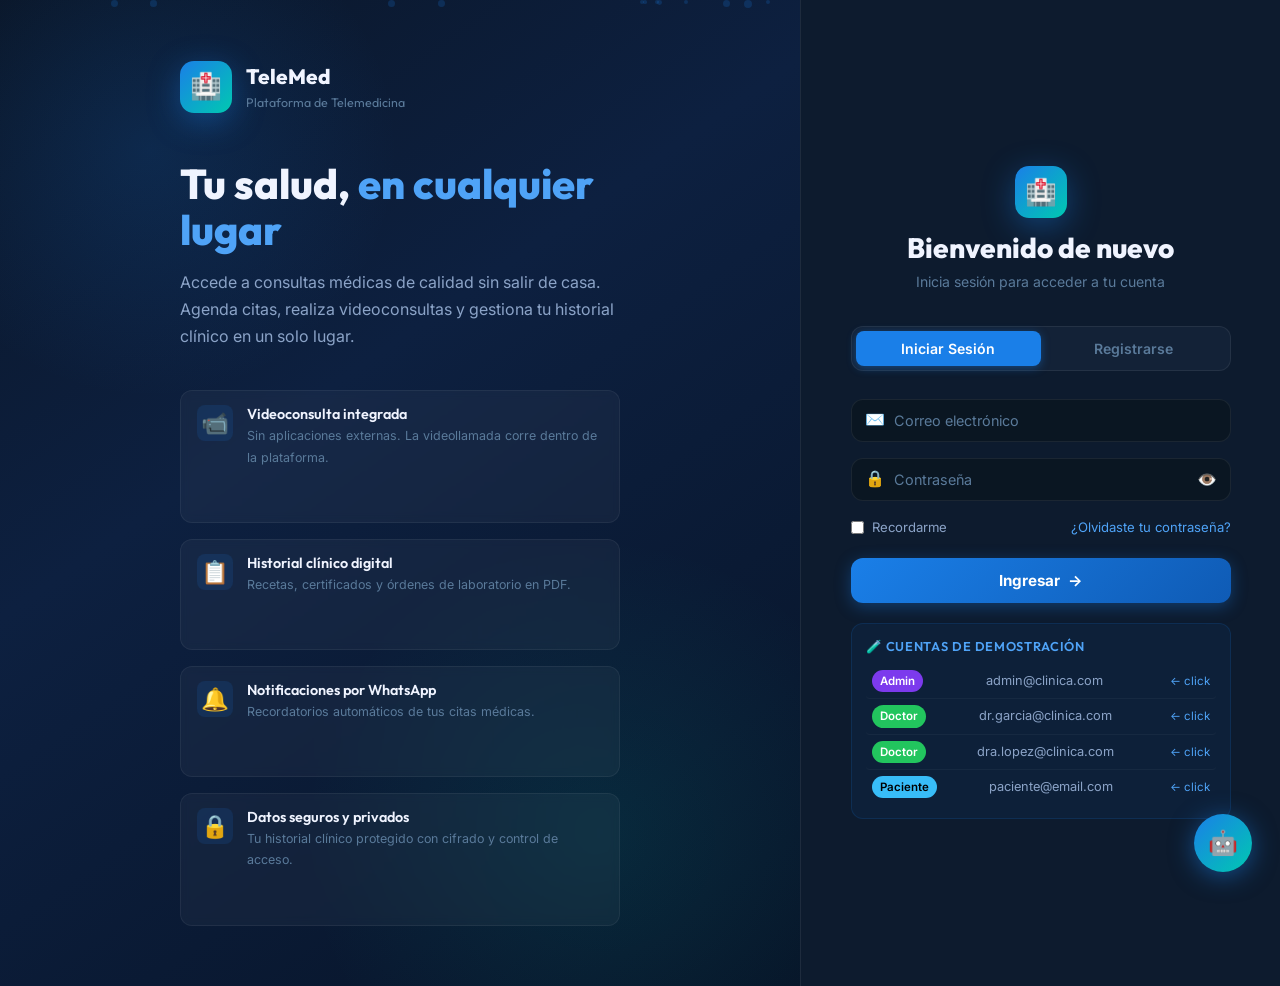
<file: index.html>
<!DOCTYPE html>
<html lang="es">
<head>
  <meta charset="UTF-8">
  <meta name="viewport" content="width=device-width, initial-scale=1.0">
  <title>TeleMed — Plataforma de Telemedicina</title>
  <meta name="description" content="Plataforma web de telemedicina para agendar citas médicas, realizar videoconsultas y gestionar tu historial clínico desde cualquier lugar.">
  <link rel="stylesheet" href="css/main.css">
  <link rel="stylesheet" href="css/auth.css">
</head>
<body>
  <div class="auth-page">

    <!-- ── Panel Hero ── -->
    <div class="auth-hero">
      <div class="auth-particles" id="particles"></div>
      <div class="auth-hero-content animate-fade">
        <div class="auth-logo">
          <div class="auth-logo-icon">🏥</div>
          <div class="auth-logo-text">
            <div class="auth-logo-name">TeleMed</div>
            <div class="auth-logo-tagline">Plataforma de Telemedicina</div>
          </div>
        </div>

        <h1>Tu salud, <span>en cualquier lugar</span></h1>
        <p>Accede a consultas médicas de calidad sin salir de casa. Agenda citas, realiza videoconsultas y gestiona tu historial clínico en un solo lugar.</p>

        <div class="auth-features">
          <div class="auth-feature">
            <div class="auth-feature-icon">📹</div>
            <div class="auth-feature-text">
              <h4>Videoconsulta integrada</h4>
              <p>Sin aplicaciones externas. La videollamada corre dentro de la plataforma.</p>
            </div>
          </div>
          <div class="auth-feature">
            <div class="auth-feature-icon">📋</div>
            <div class="auth-feature-text">
              <h4>Historial clínico digital</h4>
              <p>Recetas, certificados y órdenes de laboratorio en PDF.</p>
            </div>
          </div>
          <div class="auth-feature">
            <div class="auth-feature-icon">🔔</div>
            <div class="auth-feature-text">
              <h4>Notificaciones por WhatsApp</h4>
              <p>Recordatorios automáticos de tus citas médicas.</p>
            </div>
          </div>
          <div class="auth-feature">
            <div class="auth-feature-icon">🔒</div>
            <div class="auth-feature-text">
              <h4>Datos seguros y privados</h4>
              <p>Tu historial clínico protegido con cifrado y control de acceso.</p>
            </div>
          </div>
        </div>
      </div>
    </div>

    <!-- ── Panel Formulario ── -->
    <div class="auth-form-panel">
      <div style="width:100%; max-width:380px;">

        <div style="text-align:center; margin-bottom:28px;">
          <div class="auth-logo-icon" style="width:52px;height:52px;margin:0 auto 12px;font-size:1.6rem;">🏥</div>
          <h2 id="form-title">Bienvenido de nuevo</h2>
          <p class="auth-subtitle" id="form-subtitle">Inicia sesión para acceder a tu cuenta</p>
        </div>

        <!-- Tabs -->
        <div class="auth-tabs">
          <button class="auth-tab active" id="tab-login" onclick="switchTab('login')">Iniciar Sesión</button>
          <button class="auth-tab" id="tab-registro" onclick="switchTab('registro')">Registrarse</button>
        </div>

        <!-- Error -->
        <div class="auth-error" id="auth-error">
          <span>⚠️</span>
          <span id="auth-error-msg"></span>
        </div>

        <!-- ── Formulario Login ── -->
        <form class="auth-form" id="form-login" onsubmit="handleLogin(event)">
          <div class="auth-input-group">
            <span class="auth-input-icon">✉️</span>
            <input type="email" class="auth-input" id="login-email" placeholder="Correo electrónico" required autocomplete="email">
          </div>
          <div class="auth-input-group">
            <span class="auth-input-icon">🔒</span>
            <input type="password" class="auth-input" id="login-password" placeholder="Contraseña" required autocomplete="current-password">
            <button type="button" class="auth-input-toggle" onclick="togglePassword('login-password', this)">👁️</button>
          </div>
          <div class="auth-meta">
            <label class="auth-check">
              <input type="checkbox" id="remember-me"> Recordarme
            </label>
            <span class="auth-forgot" onclick="showForgotModal()">¿Olvidaste tu contraseña?</span>
          </div>
          <button type="submit" class="auth-submit" id="btn-login">
            <span>Ingresar</span> →
          </button>
        </form>

        <!-- ── Formulario Registro ── -->
        <form class="auth-form" id="form-registro" style="display:none;" onsubmit="handleRegistro(event)">
          <div class="form-row" style="display:grid;grid-template-columns:1fr 1fr;gap:12px;margin-bottom:16px;">
            <div class="auth-input-group" style="margin-bottom:0;">
              <span class="auth-input-icon">👤</span>
              <input type="text" class="auth-input" id="reg-nombre" placeholder="Nombres" required>
            </div>
            <div class="auth-input-group" style="margin-bottom:0;">
              <span class="auth-input-icon">👤</span>
              <input type="text" class="auth-input" id="reg-apellido" placeholder="Apellidos" required>
            </div>
          </div>
          <div class="auth-input-group">
            <span class="auth-input-icon">🪪</span>
            <input type="text" class="auth-input" id="reg-identificacion" placeholder="Número de cédula" required maxlength="13">
          </div>
          <div class="auth-input-group">
            <span class="auth-input-icon">📱</span>
            <input type="tel" class="auth-input" id="reg-telefono" placeholder="Teléfono / WhatsApp" required>
          </div>
          <div class="auth-input-group">
            <span class="auth-input-icon">✉️</span>
            <input type="email" class="auth-input" id="reg-email" placeholder="Correo electrónico" required>
          </div>
          <div class="auth-input-group">
            <span class="auth-input-icon">🔒</span>
            <input type="password" class="auth-input" id="reg-password" placeholder="Contraseña (min. 6 caracteres)" required minlength="6">
            <button type="button" class="auth-input-toggle" onclick="togglePassword('reg-password', this)">👁️</button>
          </div>
          <div class="auth-input-group">
            <span class="auth-input-icon">🔒</span>
            <input type="password" class="auth-input" id="reg-password2" placeholder="Confirmar contraseña" required>
          </div>
          <div style="margin-bottom:16px;">
            <select class="auth-select" id="reg-convenio">
              <option value="">Sin seguro médico</option>
              <option value="IESS">IESS</option>
              <option value="BMI">BMI</option>
              <option value="Seguros Sucre">Seguros Sucre</option>
              <option value="Equivida">Equivida</option>
              <option value="Salud SA">Salud SA</option>
            </select>
          </div>
          <button type="submit" class="auth-submit" id="btn-registro">
            <span>Crear cuenta</span> ✓
          </button>
        </form>

        <!-- Credenciales demo -->
        <div class="demo-creds">
          <h4>🧪 Cuentas de demostración</h4>
          <div class="demo-cred-item" onclick="fillDemo('admin@clinica.com','admin123')">
            <span class="demo-role-tag demo-role-admin">Admin</span>
            <span class="demo-email">admin@clinica.com</span>
            <span class="demo-click">← click</span>
          </div>
          <div class="demo-cred-item" onclick="fillDemo('dr.garcia@clinica.com','doctor123')">
            <span class="demo-role-tag demo-role-doctor">Doctor</span>
            <span class="demo-email">dr.garcia@clinica.com</span>
            <span class="demo-click">← click</span>
          </div>
          <div class="demo-cred-item" onclick="fillDemo('dra.lopez@clinica.com','doctor123')">
            <span class="demo-role-tag demo-role-doctor">Doctor</span>
            <span class="demo-email">dra.lopez@clinica.com</span>
            <span class="demo-click">← click</span>
          </div>
          <div class="demo-cred-item" onclick="fillDemo('paciente@email.com','paciente123')">
            <span class="demo-role-tag demo-role-paciente">Paciente</span>
            <span class="demo-email">paciente@email.com</span>
            <span class="demo-click">← click</span>
          </div>
        </div>

      </div>
    </div>
  </div>

  <!-- Modal recuperar contraseña -->
  <div class="modal-overlay" id="forgot-modal">
    <div class="modal-box">
      <div class="modal-header">
        <h3>Recuperar contraseña</h3>
        <button class="modal-close-btn" onclick="document.getElementById('forgot-modal').classList.remove('active')">×</button>
      </div>
      <div class="modal-body">
        <p style="margin-bottom:16px;">Ingresa tu número de teléfono y te enviaremos un código de verificación por WhatsApp.</p>
        <div class="auth-input-group">
          <span class="auth-input-icon">📱</span>
          <input type="tel" class="auth-input" id="forgot-telefono" placeholder="Número de WhatsApp">
        </div>
        <div id="otp-step" style="display:none; margin-top:12px;">
          <p style="font-size:0.85rem;color:var(--text-muted);margin-bottom:10px;">Ingresa el código de 6 dígitos enviado a tu WhatsApp:</p>
          <div class="auth-input-group">
            <span class="auth-input-icon">🔢</span>
            <input type="text" class="auth-input" id="forgot-otp" placeholder="Código OTP" maxlength="6">
          </div>
        </div>
      </div>
      <div class="modal-footer">
        <button class="btn btn-secondary" onclick="document.getElementById('forgot-modal').classList.remove('active')">Cancelar</button>
        <button class="btn btn-primary" onclick="handleForgot()">Enviar código</button>
      </div>
    </div>
  </div>

  <script src="js/data.js"></script>
  <script src="js/auth.js"></script>
  <script src="js/chatbot.js"></script>
  <script>
    // ── Verificar si ya hay sesión activa ──
    window.addEventListener('DOMContentLoaded', () => {
      const sesion = getSesion();
      if (sesion) redirigirPorRol(sesion.rol);
      createParticles();
    });

    // ── Partículas decorativas ──
    function createParticles() {
      const container = document.getElementById('particles');
      if (!container) return;
      for (let i = 0; i < 12; i++) {
        const p = document.createElement('div');
        p.className = 'particle';
        const size = Math.random() * 6 + 3;
        p.style.cssText = `
          width:${size}px; height:${size}px;
          left:${Math.random() * 100}%;
          animation-duration:${Math.random() * 15 + 10}s;
          animation-delay:${Math.random() * 10}s;
        `;
        container.appendChild(p);
      }
    }

    // ── Switch de tabs ──
    function switchTab(tab) {
      const isLogin = tab === 'login';
      document.getElementById('tab-login').classList.toggle('active', isLogin);
      document.getElementById('tab-registro').classList.toggle('active', !isLogin);
      document.getElementById('form-login').style.display = isLogin ? 'block' : 'none';
      document.getElementById('form-registro').style.display = isLogin ? 'none' : 'block';
      document.getElementById('form-title').textContent = isLogin ? 'Bienvenido de nuevo' : 'Crear cuenta';
      document.getElementById('form-subtitle').textContent = isLogin ? 'Inicia sesión para acceder a tu cuenta' : 'Regístrate como paciente en minutos';
      clearError();
    }

    // ── Toggle contraseña ──
    function togglePassword(id, btn) {
      const input = document.getElementById(id);
      input.type = input.type === 'password' ? 'text' : 'password';
      btn.textContent = input.type === 'password' ? '👁️' : '🙈';
    }

    // ── Rellenar credenciales demo ──
    function fillDemo(email, pass) {
      switchTab('login');
      document.getElementById('login-email').value = email;
      document.getElementById('login-password').value = pass;
      clearError();
    }

    // ── Manejo de error ──
    function showError(msg) {
      const err = document.getElementById('auth-error');
      document.getElementById('auth-error-msg').textContent = msg;
      err.classList.add('show');
    }
    function clearError() {
      document.getElementById('auth-error').classList.remove('show');
    }

    // ── Login ──
    function handleLogin(e) {
      e.preventDefault();
      clearError();
      const email = document.getElementById('login-email').value.trim();
      const password = document.getElementById('login-password').value;
      const btn = document.getElementById('btn-login');

      btn.disabled = true;
      btn.innerHTML = '<div class="loader"></div>';

      setTimeout(() => {
        const result = login(email, password);
        if (result.ok) {
          btn.innerHTML = '✅ Entrando...';
          setTimeout(() => redirigirPorRol(result.sesion.rol), 600);
        } else {
          showError(result.error);
          btn.disabled = false;
          btn.innerHTML = '<span>Ingresar</span> →';
        }
      }, 800);
    }

    // ── Registro ──
    function handleRegistro(e) {
      e.preventDefault();
      clearError();

      const nombre = document.getElementById('reg-nombre').value.trim();
      const apellido = document.getElementById('reg-apellido').value.trim();
      const identificacion = document.getElementById('reg-identificacion').value.trim();
      const telefono = document.getElementById('reg-telefono').value.trim();
      const email = document.getElementById('reg-email').value.trim();
      const password = document.getElementById('reg-password').value;
      const password2 = document.getElementById('reg-password2').value;
      const convenio = document.getElementById('reg-convenio').value;

      if (password !== password2) { showError('Las contraseñas no coinciden.'); return; }
      if (password.length < 6) { showError('La contraseña debe tener al menos 6 caracteres.'); return; }

      const btn = document.getElementById('btn-registro');
      btn.disabled = true;
      btn.innerHTML = '<div class="loader"></div>';

      setTimeout(() => {
        const result = registrarPaciente({
          nombre: nombre + ' ' + apellido,
          email, password, telefono, identificacion, convenio
        });
        if (result.ok) {
          btn.innerHTML = '✅ ¡Cuenta creada!';
          setTimeout(() => {
            const lr = login(email, password);
            if (lr.ok) redirigirPorRol(lr.sesion.rol);
          }, 700);
        } else {
          showError(result.error);
          btn.disabled = false;
          btn.innerHTML = '<span>Crear cuenta</span> ✓';
        }
      }, 800);
    }

    // ── Recuperar contraseña (OTP por WhatsApp demo) ──
    function showForgotModal() {
      document.getElementById('forgot-modal').classList.add('active');
    }

    let forgotStep = 1;
    function handleForgot() {
      if (forgotStep === 1) {
        const tel = document.getElementById('forgot-telefono').value.trim();
        if (!tel) { alert('Ingresa tu número de WhatsApp.'); return; }
        document.getElementById('otp-step').style.display = 'block';
        forgotStep = 2;
        document.querySelector('#forgot-modal .btn-primary').textContent = 'Verificar código';
        showToast('Código enviado por WhatsApp al ' + tel, 'info');
      } else {
        const otp = document.getElementById('forgot-otp').value.trim();
        if (otp.length !== 6) { alert('Ingresa el código de 6 dígitos.'); return; }
        document.getElementById('forgot-modal').classList.remove('active');
        showToast('Contraseña restablecida. Revisa tu WhatsApp.', 'success');
        forgotStep = 1;
      }
    }
  </script>
</body>
</html>
</file>
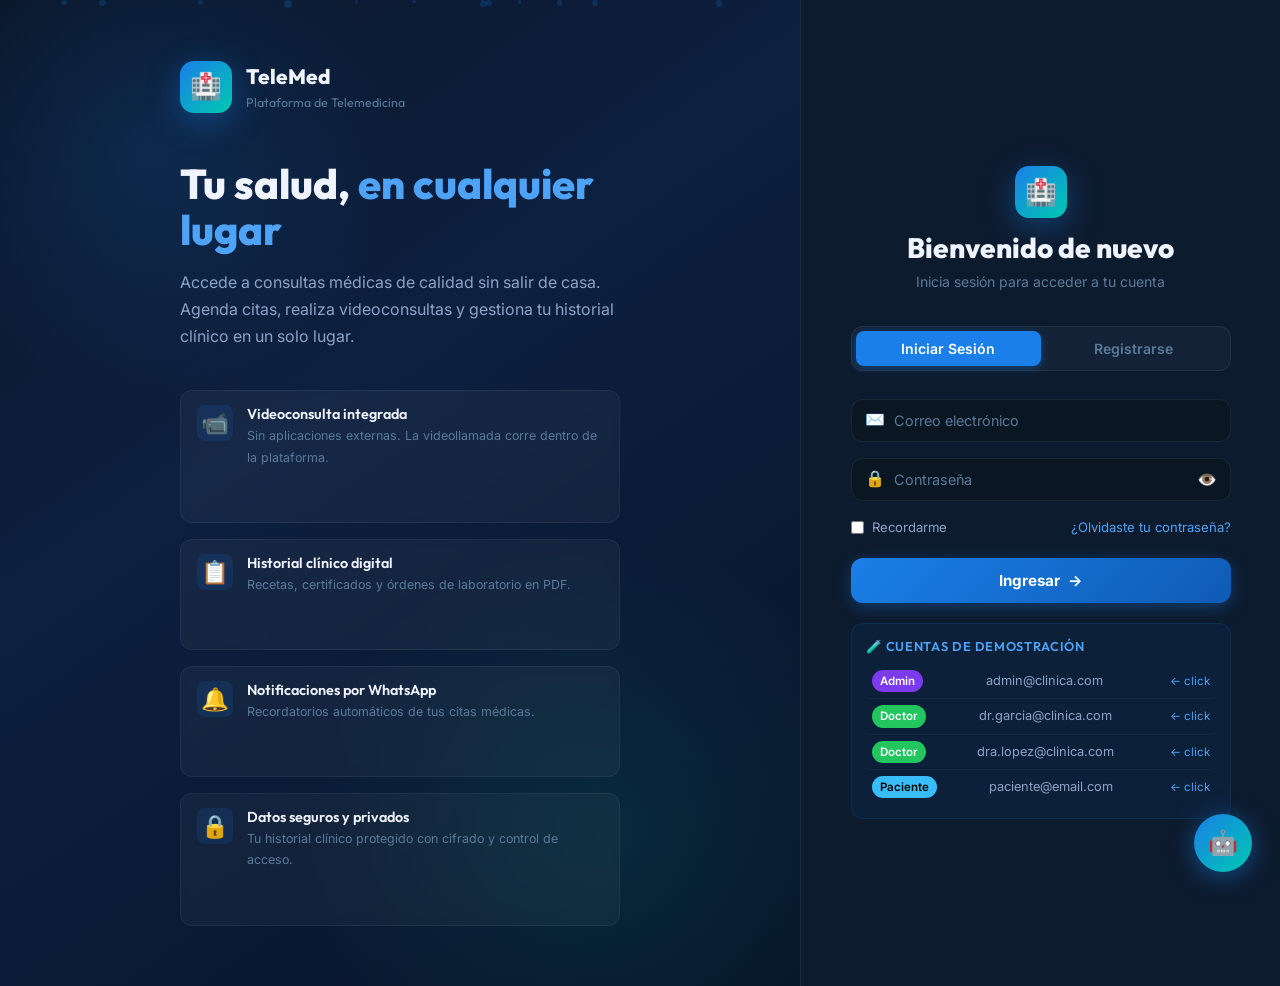
<file: agendar-cita.html>
<!DOCTYPE html>
<html lang="es">
<head>
  <meta charset="UTF-8">
  <meta name="viewport" content="width=device-width, initial-scale=1.0">
  <title>Agendar Cita — TeleMed</title>
  <link rel="stylesheet" href="css/main.css">
</head>
<body>
<div class="app-layout">

  <!-- Sidebar mínimo -->
  <aside class="sidebar" id="sidebar">
    <div class="sidebar-logo">
      <div class="sidebar-logo-icon">🏥</div>
      <div>
        <div class="sidebar-logo-text">TeleMed</div>
        <div class="sidebar-logo-sub">Agendar cita</div>
      </div>
    </div>
    <nav class="sidebar-nav">
      <div class="nav-item" onclick="window.location.href='dashboard-paciente.html'">
        <span class="nav-icon">←</span> Volver al panel
      </div>
    </nav>
    <div class="sidebar-footer">
      <div class="user-mini">
        <div class="avatar" id="sidebar-avatar-ag">P</div>
        <div>
          <div class="user-mini-name" id="sidebar-name-ag">Paciente</div>
          <div class="user-mini-role">Paciente</div>
        </div>
      </div>
      <div class="nav-item" onclick="logout()" style="margin-top:4px;">
        <span class="nav-icon">🚪</span> Cerrar sesión
      </div>
    </div>
  </aside>

  <div class="main-content">
    <div class="topbar">
      <h1 class="topbar-title">Agendar Cita Médica</h1>
      <div class="topbar-actions">
        <div class="avatar" id="topbar-avatar-ag">P</div>
      </div>
    </div>

    <div class="page-content">
      <!-- Stepper -->
      <div class="stepper" id="stepper">
        <div class="step active" id="step-1"><div class="step-circle">1</div><div class="step-label">Especialidad</div></div>
        <div class="step" id="step-2"><div class="step-circle">2</div><div class="step-label">Doctor</div></div>
        <div class="step" id="step-3"><div class="step-circle">3</div><div class="step-label">Fecha & Hora</div></div>
        <div class="step" id="step-4"><div class="step-circle">4</div><div class="step-label">Motivo</div></div>
        <div class="step" id="step-5"><div class="step-circle">5</div><div class="step-label">Confirmación</div></div>
      </div>

      <!-- ── Paso 1: Especialidad ── -->
      <div id="paso-1" class="animate-fade">
        <div class="page-header">
          <h2>Selecciona la especialidad</h2>
          <p>Elige la especialidad médica que necesitas</p>
        </div>
        <div id="grid-especialidades-ag" style="display:grid;grid-template-columns:repeat(auto-fill,minmax(200px,1fr));gap:16px;"></div>
      </div>

      <!-- ── Paso 2: Doctor ── -->
      <div id="paso-2" style="display:none;" class="animate-fade">
        <div class="page-header">
          <h2 id="paso2-titulo">Selecciona el médico</h2>
          <p>Elige el doctor de tu preferencia</p>
        </div>
        <div id="grid-doctores-ag" style="display:grid;grid-template-columns:repeat(auto-fill,minmax(260px,1fr));gap:16px;"></div>
        <div style="margin-top:20px;">
          <button class="btn btn-secondary" onclick="irPaso(1)">← Atrás</button>
        </div>
      </div>

      <!-- ── Paso 3: Fecha y hora ── -->
      <div id="paso-3" style="display:none;" class="animate-fade">
        <div class="page-header">
          <h2>Selecciona fecha y hora</h2>
          <p>Elige un horario disponible</p>
        </div>
        <div style="display:grid;grid-template-columns:1fr 1fr;gap:24px;align-items:start;">
          <div class="card">
            <div class="card-header"><span class="card-title">📅 Fecha</span></div>
            <div class="form-group">
              <label class="form-label">Selecciona una fecha</label>
              <input type="date" class="form-control" id="ag-fecha" onchange="cargarSlots()">
            </div>
            <div id="info-dia" style="margin-top:8px;font-size:0.85rem;color:var(--text-muted);"></div>
          </div>
          <div class="card">
            <div class="card-header"><span class="card-title">🕐 Horarios disponibles</span></div>
            <div id="slots-disponibles" class="slots-grid"></div>
          </div>
        </div>
        <div style="margin-top:20px;display:flex;gap:10px;">
          <button class="btn btn-secondary" onclick="irPaso(2)">← Atrás</button>
          <button class="btn btn-primary" onclick="irPaso(4)" id="btn-paso4" disabled>Continuar →</button>
        </div>
      </div>

      <!-- ── Paso 4: Motivo ── -->
      <div id="paso-4" style="display:none;" class="animate-fade">
        <div class="page-header">
          <h2>Motivo de consulta</h2>
          <p>Describe brevemente el motivo de tu cita</p>
        </div>
        <div class="card" style="max-width:600px;">
          <div class="form-group">
            <label class="form-label">¿Cuál es el motivo de tu consulta? *</label>
            <select class="form-control" id="ag-motivo-tipo" onchange="actualizarMotivo()">
              <option value="">— Selecciona una categoría —</option>
              <option>Revisión de resultados de exámenes</option>
              <option>Síntomas leves (fiebre, tos, malestar general)</option>
              <option>Dudas sobre medicación</option>
              <option>Control de enfermedad crónica</option>
              <option>Seguimiento subsecuente</option>
              <option>Solicitar receta médica</option>
              <option>Certificado médico</option>
              <option>Otro (especificar abajo)</option>
            </select>
          </div>
          <div class="form-group">
            <label class="form-label">Descripción adicional</label>
            <textarea class="form-control" id="ag-motivo-texto" placeholder="Describe con más detalle tu situación..." rows="4"></textarea>
          </div>
          <div class="form-group">
            <label class="form-label">Convenio de seguro médico</label>
            <select class="form-control" id="ag-convenio">
              <option value="">Sin seguro</option>
              <option>IESS</option><option>BMI</option><option>Seguros Sucre</option>
              <option>Equivida</option><option>Salud SA</option>
            </select>
          </div>
          <div class="form-group">
            <label class="form-label">Adjuntar documentos previos (opcional)</label>
            <input type="file" class="form-control" id="ag-adjunto" multiple accept="image/*,.pdf" style="cursor:pointer;">
            <div class="form-hint">Exámenes previos, imágenes, etc. (demo: sin subida real)</div>
          </div>
          <div style="background:rgba(239,68,68,0.08);border:1px solid rgba(239,68,68,0.2);border-radius:var(--radius);padding:12px;font-size:0.83rem;color:var(--danger);margin-bottom:16px;">
            ⚠️ <strong>Importante:</strong> Las teleconsultas no son adecuadas para emergencias médicas. Si tienes una emergencia, acude al servicio de urgencias más cercano.
          </div>
        </div>
        <div style="margin-top:20px;display:flex;gap:10px;">
          <button class="btn btn-secondary" onclick="irPaso(3)">← Atrás</button>
          <button class="btn btn-primary" onclick="irPaso(5)">Continuar →</button>
        </div>
      </div>

      <!-- ── Paso 5: Confirmación y pago ── -->
      <div id="paso-5" style="display:none;" class="animate-fade">
        <div class="page-header">
          <h2>Confirmar y pagar</h2>
          <p>Revisa los datos de tu cita y realiza el pago</p>
        </div>
        <div style="display:grid;grid-template-columns:1fr 1fr;gap:24px;align-items:start;">
          <div class="card">
            <div class="card-header"><span class="card-title">📋 Resumen de la cita</span></div>
            <div id="resumen-cita"></div>
          </div>
          <div class="card">
            <div class="card-header"><span class="card-title">💳 Método de pago</span></div>
            <div class="form-group">
              <label class="form-label">Selecciona cómo pagar</label>
              <select class="form-control" id="ag-metodo-pago">
                <option value="tarjeta">💳 Tarjeta de crédito/débito</option>
                <option value="transferencia">🏦 Transferencia bancaria</option>
                <option value="efectivo">💵 Efectivo (pago en clínica)</option>
              </select>
            </div>
            <div id="form-tarjeta">
              <div class="form-group">
                <label class="form-label">Número de tarjeta</label>
                <input type="text" class="form-control" id="ag-tarjeta-num" placeholder="•••• •••• •••• ••••" maxlength="19" oninput="formatTarjeta(this)">
              </div>
              <div class="form-row">
                <div class="form-group">
                  <label class="form-label">Vencimiento</label>
                  <input type="text" class="form-control" id="ag-tarjeta-exp" placeholder="MM/AA" maxlength="5">
                </div>
                <div class="form-group">
                  <label class="form-label">CVV</label>
                  <input type="text" class="form-control" id="ag-tarjeta-cvv" placeholder="•••" maxlength="4">
                </div>
              </div>
              <div class="form-group">
                <label class="form-label">Titular de la tarjeta</label>
                <input type="text" class="form-control" id="ag-tarjeta-nombre" placeholder="Nombre completo">
              </div>
            </div>
            <div id="timer-pago" style="display:none;"></div>
            <div style="background:rgba(26,127,232,0.08);border:1px solid rgba(26,127,232,0.2);border-radius:var(--radius);padding:12px;font-size:0.83rem;margin-bottom:16px;">
              🔒 Tienes <strong>30 minutos</strong> para completar el pago. Pasado ese tiempo, la cita se libera automáticamente.
            </div>
            <button class="btn btn-primary btn-full btn-lg" onclick="confirmarPago()" id="btn-pagar">
              💳 Confirmar y pagar
            </button>
          </div>
        </div>
        <div style="margin-top:20px;">
          <button class="btn btn-secondary" onclick="irPaso(4)">← Atrás</button>
        </div>
      </div>

      <!-- ── Confirmación final ── -->
      <div id="paso-exitoso" style="display:none;" class="animate-fade">
        <div style="text-align:center;padding:60px 20px;max-width:500px;margin:0 auto;">
          <div style="font-size:4rem;margin-bottom:16px;animation:pulse 2s infinite;">✅</div>
          <h2 style="margin-bottom:12px;">¡Cita agendada exitosamente!</h2>
          <p style="color:var(--text-secondary);margin-bottom:24px;">Tu cita ha sido registrada y está en espera de confirmación por el médico. Recibirás una notificación por WhatsApp.</p>
          <div id="exito-detalle" style="background:var(--bg-card);border:1px solid var(--border);border-radius:var(--radius-lg);padding:20px;text-align:left;margin-bottom:24px;"></div>
          <div style="display:flex;gap:12px;justify-content:center;">
            <button class="btn btn-primary" onclick="window.location.href='dashboard-paciente.html'">Ir a Mis Citas</button>
            <button class="btn btn-secondary" onclick="window.location.reload()">Agendar otra cita</button>
          </div>
        </div>
      </div>
    </div>
  </div>
</div>

<script src="js/data.js"></script>
<script src="js/auth.js"></script>
<script src="js/chatbot.js"></script>
<script>
  let sesionAg = null;
  let pacienteAg = null;
  let selectedEsp = null;
  let selectedDoctor = null;
  let selectedFecha = null;
  let selectedHora = null;
  let pasoActual = 1;

  document.addEventListener('DOMContentLoaded', () => {
    sesionAg = requireAuth('paciente');
    if (!sesionAg) return;
    pacienteAg = getPacienteByUserId(sesionAg.userId);
    if (!pacienteAg) { logout(); return; }
    const u = getUserById(sesionAg.userId);
    document.getElementById('sidebar-name-ag').textContent = u?.nombre?.split(' ')[0] || 'Paciente';
    document.getElementById('sidebar-avatar-ag').textContent = u?.nombre?.[0] || 'P';
    document.getElementById('topbar-avatar-ag').textContent = u?.nombre?.[0] || 'P';

    // Convenio del paciente
    if (pacienteAg.convenioSeguro) {
      const sel = document.getElementById('ag-convenio');
      if (sel) sel.value = pacienteAg.convenioSeguro;
    }

    renderEspecialidades();
    // Fecha mínima = hoy
    const hoy = new Date().toISOString().split('T')[0];
    document.getElementById('ag-fecha').min = hoy;
  });

  // ── Paso 1: Especialidades ──
  function renderEspecialidades() {
    const especialidades = getEspecialidades().filter(e => {
      // Solo mostrar especialidades que tienen doctores
      return getDoctores().some(d => d.especialidadId === e.id && d.estadoAprobacion === 'aprobado');
    });
    document.getElementById('grid-especialidades-ag').innerHTML = especialidades.map(e => `
      <div class="card" style="cursor:pointer;text-align:center;padding:28px 20px;transition:all 0.2s;"
           onclick="seleccionarEspecialidad('${e.id}')"
           onmouseover="this.style.borderColor='var(--primary)'"
           onmouseout="this.style.borderColor=''">
        <div style="font-size:2.5rem;margin-bottom:12px;">${e.icono}</div>
        <div style="font-weight:700;color:var(--text-primary);margin-bottom:4px;">${e.nombre}</div>
        <div style="font-size:0.8rem;color:var(--text-muted);">${e.descripcion}</div>
      </div>
    `).join('');
  }

  function seleccionarEspecialidad(espId) {
    selectedEsp = espId;
    const esp = getEspecialidadById(espId);
    document.getElementById('paso2-titulo').textContent = `Médicos de ${esp?.nombre || ''}`;
    renderDoctores();
    irPasoUI(2);
  }

  // ── Paso 2: Doctores ──
  function renderDoctores() {
    const doctores = getDoctores().filter(d => d.especialidadId === selectedEsp && d.estadoAprobacion === 'aprobado');
    document.getElementById('grid-doctores-ag').innerHTML = doctores.map(d => {
      const u = getUserById(d.usuarioId);
      const consEsp = getCitas().filter(c => c.doctorId === d.id && c.estado === 'finalizada').length;
      return `<div class="doctor-card ${selectedDoctor === d.id ? 'selected' : ''}" onclick="seleccionarDoctor('${d.id}')">
        <div class="doctor-card-header">
          <div class="avatar avatar-lg">${u?.nombre?.[0] || 'D'}</div>
          <div class="doctor-info">
            <h4>${u?.nombre || 'Doctor'}</h4>
            <p>${d.credenciales || ''}</p>
          </div>
        </div>
        <p style="font-size:0.82rem;color:var(--text-muted);margin-bottom:12px;">${d.descripcion || ''}</p>
        <div style="display:flex;justify-content:space-between;align-items:center;">
          <div>
            <div class="doctor-rating">⭐ ${d.calificacion} <span style="color:var(--text-muted);font-size:0.78rem;">(${consEsp} consultas)</span></div>
          </div>
          <div style="text-align:right;">
            <div class="doctor-tarifa">$${d.tarifa.toFixed(2)}</div>
            <div class="doctor-tarifa-label">por consulta</div>
          </div>
        </div>
      </div>`;
    }).join('');
  }

  function seleccionarDoctor(doctorId) {
    selectedDoctor = doctorId;
    renderDoctores();
    irPasoUI(3);
    cargarSlots();
  }

  // ── Paso 3: Fecha y slots ──
  function cargarSlots() {
    const fechaEl = document.getElementById('ag-fecha');
    const fecha = fechaEl.value;
    if (!fecha) { document.getElementById('slots-disponibles').innerHTML = '<p style="color:var(--text-muted);font-size:0.85rem;">Selecciona una fecha primero.</p>'; return; }

    selectedFecha = fecha;
    selectedHora = null;
    document.getElementById('btn-paso4').disabled = true;

    const diaSemana = ['domingo','lunes','martes','miercoles','jueves','viernes','sabado'][new Date(fecha + 'T00:00:00').getDay()];
    const doc = getDoctorById(selectedDoctor);
    const slotsDisponibles = doc?.horarios?.[diaSemana] || [];

    // Verificar ocupados
    const citasEseDia = getCitas().filter(c => c.doctorId === selectedDoctor && c.fecha === fecha && ['pendiente','aceptada','en_curso'].includes(c.estado));
    const ocupados = citasEseDia.map(c => c.hora);

    document.getElementById('info-dia').textContent = `Día: ${['Domingo','Lunes','Martes','Miércoles','Jueves','Viernes','Sábado'][new Date(fecha+'T00:00:00').getDay()]}`;

    if (slotsDisponibles.length === 0) {
      document.getElementById('slots-disponibles').innerHTML = '<p style="color:var(--text-muted);font-size:0.85rem;">El médico no tiene disponibilidad este día.</p>';
      return;
    }

    document.getElementById('slots-disponibles').innerHTML = slotsDisponibles.map(h => {
      const ocupado = ocupados.includes(h);
      return `<button class="slot-btn ${ocupado ? 'occupied' : ''}" 
        onclick="${ocupado ? '' : `seleccionarHora('${h}',this)`}" 
        ${ocupado ? 'disabled title="Ocupado"' : ''}>${h}</button>`;
    }).join('');
  }

  function seleccionarHora(hora, btn) {
    selectedHora = hora;
    document.querySelectorAll('.slot-btn').forEach(b => b.classList.remove('selected'));
    btn.classList.add('selected');
    document.getElementById('btn-paso4').disabled = false;
  }

  // ── Paso 4: Motivo ──
  function actualizarMotivo() {
    const val = document.getElementById('ag-motivo-tipo').value;
    if (val && val !== 'Otro (especificar abajo)') {
      document.getElementById('ag-motivo-texto').placeholder = `Cuéntanos más sobre: "${val}"`;
    }
  }

  // ── Paso 5: Resumen y pago ──
  function mostrarResumen() {
    const doc = getDoctorById(selectedDoctor);
    const u = getUserById(doc?.usuarioId);
    const esp = getEspecialidadById(selectedEsp);
    const motivo = document.getElementById('ag-motivo-tipo').value || document.getElementById('ag-motivo-texto').value;
    const convenio = document.getElementById('ag-convenio').value;

    if (!motivo) { showToast('Ingresa el motivo de tu consulta.', 'error'); return false; }

    document.getElementById('resumen-cita').innerHTML = `
      <div class="info-row"><span class="info-row-label">Doctor</span><span class="info-row-value"><strong>${u?.nombre}</strong></span></div>
      <div class="info-row"><span class="info-row-label">Especialidad</span><span class="info-row-value">${esp?.icono} ${esp?.nombre}</span></div>
      <div class="info-row"><span class="info-row-label">Fecha</span><span class="info-row-value">${formatFecha(selectedFecha)}</span></div>
      <div class="info-row"><span class="info-row-label">Hora</span><span class="info-row-value">${selectedHora}</span></div>
      <div class="info-row"><span class="info-row-label">Motivo</span><span class="info-row-value">${motivo}</span></div>
      ${convenio ? `<div class="info-row"><span class="info-row-label">Convenio</span><span class="info-row-value"><span class="badge badge-info">${convenio}</span></span></div>` : ''}
      <div class="separator"></div>
      <div class="info-row"><span class="info-row-label" style="font-size:1rem;">Total a pagar</span><span class="info-row-value" style="font-size:1.3rem;font-weight:800;color:var(--success);">$${doc?.tarifa?.toFixed(2) || '0.00'}</span></div>
    `;
    return true;
  }

  // ── Formatear tarjeta ──
  function formatTarjeta(input) {
    let val = input.value.replace(/\D/g,'').substr(0,16);
    input.value = val.replace(/(.{4})/g,'$1 ').trim();
  }

  // ── Confirmar pago ──
  function confirmarPago() {
    const metodo = document.getElementById('ag-metodo-pago').value;
    if (metodo === 'tarjeta') {
      const num = document.getElementById('ag-tarjeta-num').value.replace(/\s/g,'');
      if (num.length < 16) { showToast('Ingresa un número de tarjeta válido.', 'error'); return; }
    }

    const btn = document.getElementById('btn-pagar');
    btn.disabled = true;
    btn.innerHTML = '<div class="loader"></div> Procesando pago...';

    setTimeout(() => {
      const doc = getDoctorById(selectedDoctor);
      const motivo = document.getElementById('ag-motivo-tipo').value + (document.getElementById('ag-motivo-texto').value ? ' — ' + document.getElementById('ag-motivo-texto').value : '');
      const convenio = document.getElementById('ag-convenio').value;
      const metodo = document.getElementById('ag-metodo-pago').value;

      const citaId = generateId('c');
      const nuevaCita = {
        id: citaId,
        pacienteId: pacienteAg.id,
        doctorId: selectedDoctor,
        especialidadId: selectedEsp,
        fecha: selectedFecha,
        hora: selectedHora,
        motivo: motivo.trim(),
        estado: 'pendiente',
        adjuntos: [],
        convenio: convenio || null,
        montoPago: doc?.tarifa || 0,
        estadoPago: 'pagado',
        calificacion: null,
        notas: '',
        fechaCreacion: new Date().toISOString().split('T')[0]
      };

      agregarCita(nuevaCita);
      agregarPago({ id: generateId('pg'), citaId, monto: doc?.tarifa || 0, estado: 'completado', metodo, timestamp: new Date().toISOString() });

      // Notificaciones
      const sesUser = getUserById(sesionAg.userId);
      agregarNotificacion(sesionAg.userId, 'cita_creada', `Tu cita con ${getDoctorNombre(selectedDoctor)} el ${formatFechaCorta(selectedFecha)} a las ${selectedHora} fue registrada. Pago confirmado.`);
      const docUserId = getDoctorById(selectedDoctor)?.usuarioId;
      if (docUserId) agregarNotificacion(docUserId, 'nueva_cita', `Nueva solicitud de cita de ${sesUser?.nombre} para el ${formatFechaCorta(selectedFecha)} a las ${selectedHora}.`);

      const esp = getEspecialidadById(selectedEsp);
      document.getElementById('exito-detalle').innerHTML = `
        <div class="info-row"><span class="info-row-label">Doctor</span><span class="info-row-value">${getDoctorNombre(selectedDoctor)}</span></div>
        <div class="info-row"><span class="info-row-label">Especialidad</span><span class="info-row-value">${esp?.nombre}</span></div>
        <div class="info-row"><span class="info-row-label">Fecha</span><span class="info-row-value">${formatFecha(selectedFecha)}</span></div>
        <div class="info-row"><span class="info-row-label">Hora</span><span class="info-row-value">${selectedHora}</span></div>
        <div class="info-row"><span class="info-row-label">Estado</span><span class="info-row-value"><span class="badge badge-warning">Pendiente de aprobación</span></span></div>
        <div class="info-row"><span class="info-row-label">Pago</span><span class="info-row-value"><span class="badge badge-success">✅ Confirmado</span></span></div>
      `;

      // Mostrar éxito
      ['paso-1','paso-2','paso-3','paso-4','paso-5'].forEach(p => { const el = document.getElementById(p); if(el) el.style.display='none'; });
      document.getElementById('paso-exitoso').style.display = 'block';
      document.getElementById('stepper').style.display = 'none';
    }, 1800);
  }

  // ── Navegación pasos ──
  function irPaso(num) {
    if (num === 5) {
      if (!mostrarResumen()) return;
    }
    irPasoUI(num);
  }

  function irPasoUI(num) {
    for (let i = 1; i <= 5; i++) {
      const p = document.getElementById('paso-' + i);
      if (p) p.style.display = i === num ? 'block' : 'none';
    }
    for (let i = 1; i <= 5; i++) {
      const s = document.getElementById('step-' + i);
      if (!s) continue;
      s.classList.remove('active','done');
      if (i < num) s.classList.add('done');
      else if (i === num) s.classList.add('active');
    }
    pasoActual = num;
    window.scrollTo(0,0);
  }

  document.getElementById('ag-metodo-pago')?.addEventListener('change', function() {
    document.getElementById('form-tarjeta').style.display = this.value === 'tarjeta' ? 'block' : 'none';
  });
</script>
</body>
</html>
</file>
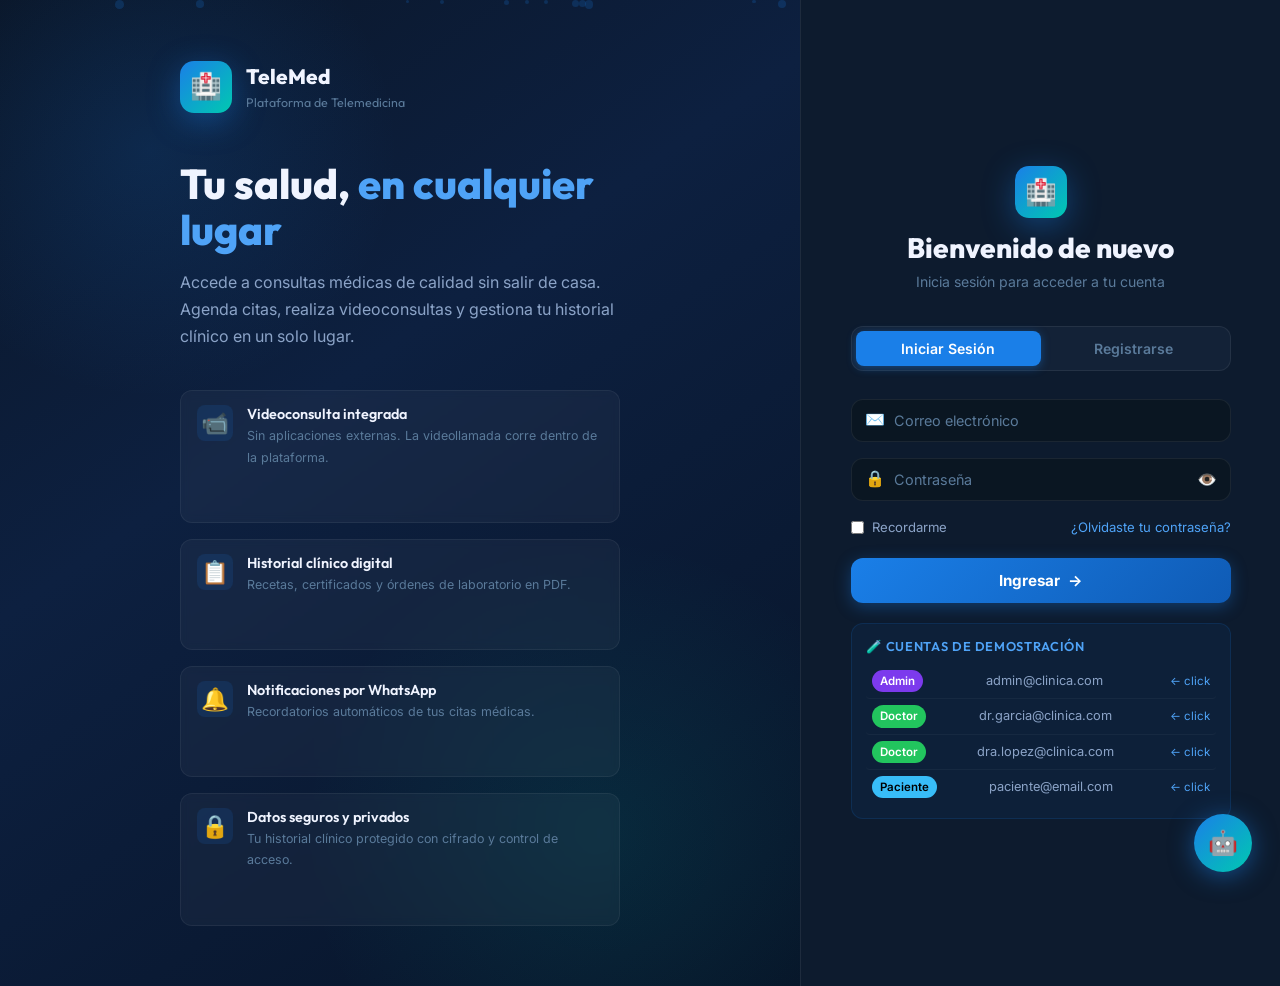
<file: dashboard-admin.html>
<!DOCTYPE html>
<html lang="es">
<head>
  <meta charset="UTF-8">
  <meta name="viewport" content="width=device-width, initial-scale=1.0">
  <title>Panel Administrador — TeleMed</title>
  <link rel="stylesheet" href="css/main.css">
</head>
<body>
<div class="app-layout">

  <!-- ── Sidebar ── -->
  <aside class="sidebar" id="sidebar">
    <div class="sidebar-logo">
      <div class="sidebar-logo-icon">🏥</div>
      <div>
        <div class="sidebar-logo-text">TeleMed</div>
        <div class="sidebar-logo-sub">Administrador</div>
      </div>
    </div>

    <nav class="sidebar-nav">
      <div class="nav-section-label">Principal</div>
      <div class="nav-item active" onclick="showSection('dashboard')" id="nav-dashboard">
        <span class="nav-icon">📊</span> Dashboard
      </div>
      <div class="nav-section-label">Gestión</div>
      <div class="nav-item" onclick="showSection('doctores')" id="nav-doctores">
        <span class="nav-icon">👨‍⚕️</span> Doctores
      </div>
      <div class="nav-item" onclick="showSection('pacientes')" id="nav-pacientes">
        <span class="nav-icon">🧑‍🦱</span> Pacientes
      </div>
      <div class="nav-item" onclick="showSection('especialidades')" id="nav-especialidades">
        <span class="nav-icon">🩺</span> Especialidades
      </div>
      <div class="nav-section-label">Operaciones</div>
      <div class="nav-item" onclick="showSection('citas')" id="nav-citas">
        <span class="nav-icon">📅</span> Todas las citas
      </div>
      <div class="nav-item" onclick="showSection('pagos')" id="nav-pagos">
        <span class="nav-icon">💳</span> Pagos
      </div>
      <div class="nav-section-label">Sistema</div>
      <div class="nav-item" onclick="showSection('notificaciones')" id="nav-notificaciones">
        <span class="nav-icon">🔔</span> Notificaciones
        <span class="nav-badge" id="nav-notif-count"></span>
      </div>
    </nav>

    <div class="sidebar-footer">
      <div class="user-mini">
        <div class="avatar" id="sidebar-avatar">A</div>
        <div>
          <div class="user-mini-name" id="sidebar-name">Admin</div>
          <div class="user-mini-role">Administrador</div>
        </div>
      </div>
      <div class="nav-item" onclick="logout()" style="margin-top:4px;">
        <span class="nav-icon">🚪</span> Cerrar sesión
      </div>
    </div>
  </aside>

  <!-- ── Main ── -->
  <div class="main-content">
    <div class="topbar">
      <h1 class="topbar-title" id="topbar-title">Dashboard</h1>
      <div class="topbar-actions">
        <div class="notif-btn" onclick="showSection('notificaciones')" title="Notificaciones">
          🔔 <div class="notif-dot" id="notif-dot" style="display:none;"></div>
        </div>
        <div class="avatar" id="topbar-avatar">A</div>
      </div>
    </div>

    <div class="page-content">

      <!-- ── DASHBOARD ── -->
      <div id="sec-dashboard" class="animate-fade">
        <div class="page-header">
          <h2>Panel de Control</h2>
          <p>Resumen general de la plataforma TeleMed</p>
        </div>

        <div class="kpi-grid" id="kpi-grid"></div>

        <div style="display:grid; grid-template-columns:1fr 1fr; gap:20px; margin-bottom:24px;">
          <div class="card">
            <div class="card-header">
              <span class="card-title">Citas recientes</span>
              <button class="btn btn-sm btn-secondary" onclick="showSection('citas')">Ver todas</button>
            </div>
            <div id="dashboard-citas-recientes"></div>
          </div>
          <div class="card">
            <div class="card-header">
              <span class="card-title">Doctores activos</span>
              <button class="btn btn-sm btn-secondary" onclick="showSection('doctores')">Ver todos</button>
            </div>
            <div id="dashboard-doctores"></div>
          </div>
        </div>

        <div class="card">
          <div class="card-header">
            <span class="card-title">Distribución de citas por especialidad</span>
          </div>
          <div id="chart-especialidades" style="display:flex; gap:12px; flex-wrap:wrap; padding-top:8px;"></div>
        </div>
      </div>

      <!-- ── DOCTORES ── -->
      <div id="sec-doctores" style="display:none;" class="animate-fade">
        <div class="page-header">
          <h2>Gestión de Doctores</h2>
          <p>Administra los médicos registrados en la plataforma</p>
        </div>
        <div class="section-header">
          <div class="filters-bar" style="flex:1; margin:0;">
            <div class="search-input-wrapper">
              <span class="search-icon">🔍</span>
              <input type="text" class="form-control search-input" id="search-doctor" placeholder="Buscar doctor..." oninput="renderDoctores()">
            </div>
          </div>
          <button class="btn btn-primary" onclick="abrirModalNuevoDoctor()">+ Nuevo Doctor</button>
        </div>
        <div class="table-wrapper" style="margin-top:16px;">
          <table>
            <thead>
              <tr>
                <th>Doctor</th>
                <th>Especialidad</th>
                <th>Contacto</th>
                <th>Consultas</th>
                <th>Estado</th>
                <th>Acciones</th>
              </tr>
            </thead>
            <tbody id="tabla-doctores"></tbody>
          </table>
        </div>
      </div>

      <!-- ── PACIENTES ── -->
      <div id="sec-pacientes" style="display:none;" class="animate-fade">
        <div class="page-header">
          <h2>Gestión de Pacientes</h2>
          <p>Administra los pacientes registrados</p>
        </div>
        <div class="filters-bar">
          <div class="search-input-wrapper" style="flex:1;">
            <span class="search-icon">🔍</span>
            <input type="text" class="form-control search-input" id="search-paciente" placeholder="Buscar paciente..." oninput="renderPacientes()">
          </div>
        </div>
        <div class="table-wrapper" style="margin-top:16px;">
          <table>
            <thead>
              <tr>
                <th>Paciente</th>
                <th>Identificación</th>
                <th>Teléfono</th>
                <th>Convenio</th>
                <th>Citas</th>
                <th>Estado</th>
                <th>Acciones</th>
              </tr>
            </thead>
            <tbody id="tabla-pacientes"></tbody>
          </table>
        </div>
      </div>

      <!-- ── ESPECIALIDADES ── -->
      <div id="sec-especialidades" style="display:none;" class="animate-fade">
        <div class="page-header">
          <h2>Especialidades Médicas</h2>
          <p>Configura las especialidades disponibles en la plataforma</p>
        </div>
        <div class="section-header">
          <div></div>
          <button class="btn btn-primary" onclick="abrirModalEspecialidad()">+ Nueva Especialidad</button>
        </div>
        <div id="grid-especialidades" style="display:grid;grid-template-columns:repeat(auto-fill,minmax(240px,1fr));gap:16px;margin-top:16px;"></div>
      </div>

      <!-- ── CITAS ── -->
      <div id="sec-citas" style="display:none;" class="animate-fade">
        <div class="page-header">
          <h2>Todas las Citas</h2>
          <p>Visualiza y filtra todas las citas del sistema</p>
        </div>
        <div class="filters-bar">
          <div class="search-input-wrapper" style="flex:1;">
            <span class="search-icon">🔍</span>
            <input type="text" class="form-control search-input" id="search-cita" placeholder="Buscar por paciente o doctor..." oninput="renderCitas()">
          </div>
          <select class="form-control" id="filter-estado-cita" onchange="renderCitas()" style="max-width:160px;">
            <option value="">Todos los estados</option>
            <option value="pendiente">Pendiente</option>
            <option value="aceptada">Aceptada</option>
            <option value="rechazada">Rechazada</option>
            <option value="reprogramada">Reprogramada</option>
            <option value="cancelada">Cancelada</option>
            <option value="finalizada">Finalizada</option>
          </select>
          <select class="form-control" id="filter-especialidad-cita" onchange="renderCitas()" style="max-width:180px;">
            <option value="">Todas las especialidades</option>
          </select>
        </div>
        <div class="table-wrapper" style="margin-top:16px;">
          <table>
            <thead>
              <tr>
                <th>Paciente</th>
                <th>Doctor</th>
                <th>Especialidad</th>
                <th>Fecha / Hora</th>
                <th>Motivo</th>
                <th>Estado</th>
                <th>Pago</th>
              </tr>
            </thead>
            <tbody id="tabla-citas"></tbody>
          </table>
        </div>
      </div>

      <!-- ── PAGOS ── -->
      <div id="sec-pagos" style="display:none;" class="animate-fade">
        <div class="page-header">
          <h2>Gestión de Pagos</h2>
          <p>Visualiza el estado de los pagos de las citas</p>
        </div>
        <div class="kpi-grid">
          <div class="kpi-card" style="--kpi-color: var(--success);">
            <div class="kpi-icon">💰</div>
            <div class="kpi-value" id="kpi-ingreso"></div>
            <div class="kpi-label">Ingreso total</div>
          </div>
          <div class="kpi-card" style="--kpi-color: var(--primary);">
            <div class="kpi-icon">✅</div>
            <div class="kpi-value" id="kpi-pagos-completados"></div>
            <div class="kpi-label">Pagos completados</div>
          </div>
        </div>
        <div class="table-wrapper" style="margin-top:16px;">
          <table>
            <thead>
              <tr><th>Cita</th><th>Paciente</th><th>Doctor</th><th>Monto</th><th>Método</th><th>Estado</th><th>Fecha</th></tr>
            </thead>
            <tbody id="tabla-pagos"></tbody>
          </table>
        </div>
      </div>

      <!-- ── NOTIFICACIONES ── -->
      <div id="sec-notificaciones" style="display:none;" class="animate-fade">
        <div class="page-header">
          <h2>Notificaciones</h2>
          <p>Centro de notificaciones del sistema</p>
        </div>
        <div class="notif-list" id="notif-list-admin"></div>
      </div>

    </div><!-- /page-content -->
  </div><!-- /main-content -->
</div><!-- /app-layout -->

<!-- ── Modal Nuevo Doctor ── -->
<div class="modal-overlay" id="modal-doctor">
  <div class="modal-box modal-lg">
    <div class="modal-header">
      <h3 id="modal-doctor-title">Nuevo Doctor</h3>
      <button class="modal-close-btn" onclick="cerrarModal('modal-doctor')">×</button>
    </div>
    <div class="modal-body">
      <div class="form-row">
        <div class="form-group">
          <label class="form-label">Nombre completo *</label>
          <input type="text" class="form-control" id="doc-nombre" placeholder="Dr. Nombre Apellido">
        </div>
        <div class="form-group">
          <label class="form-label">Correo electrónico *</label>
          <input type="email" class="form-control" id="doc-email" placeholder="doctor@clinica.com">
        </div>
      </div>
      <div class="form-row">
        <div class="form-group">
          <label class="form-label">Teléfono</label>
          <input type="tel" class="form-control" id="doc-telefono" placeholder="+593 99 000 0000">
        </div>
        <div class="form-group">
          <label class="form-label">Identificación</label>
          <input type="text" class="form-control" id="doc-identificacion" placeholder="Número de cédula">
        </div>
      </div>
      <div class="form-row">
        <div class="form-group">
          <label class="form-label">Especialidad *</label>
          <select class="form-control" id="doc-especialidad"></select>
        </div>
        <div class="form-group">
          <label class="form-label">Tarifa por consulta ($) *</label>
          <input type="number" class="form-control" id="doc-tarifa" placeholder="40.00" min="0">
        </div>
      </div>
      <div class="form-group">
        <label class="form-label">Contraseña inicial *</label>
        <input type="password" class="form-control" id="doc-password" placeholder="Contraseña">
      </div>
      <div class="form-group">
        <label class="form-label">Descripción profesional</label>
        <textarea class="form-control" id="doc-descripcion" placeholder="Breve descripción del médico..."></textarea>
      </div>
      <div class="form-group">
        <label class="form-label">Credenciales / Títulos</label>
        <input type="text" class="form-control" id="doc-credenciales" placeholder="MD, PhD — Universidad...">
      </div>
    </div>
    <div class="modal-footer">
      <button class="btn btn-secondary" onclick="cerrarModal('modal-doctor')">Cancelar</button>
      <button class="btn btn-primary" onclick="guardarDoctor()">Guardar Doctor</button>
    </div>
  </div>
</div>

<!-- ── Modal Especialidad ── -->
<div class="modal-overlay" id="modal-especialidad">
  <div class="modal-box">
    <div class="modal-header">
      <h3>Nueva Especialidad</h3>
      <button class="modal-close-btn" onclick="cerrarModal('modal-especialidad')">×</button>
    </div>
    <div class="modal-body">
      <div class="form-group">
        <label class="form-label">Nombre *</label>
        <input type="text" class="form-control" id="esp-nombre" placeholder="Ej: Cardiología">
      </div>
      <div class="form-group">
        <label class="form-label">Ícono (emoji)</label>
        <input type="text" class="form-control" id="esp-icono" placeholder="❤️" maxlength="4">
      </div>
      <div class="form-group">
        <label class="form-label">Descripción</label>
        <textarea class="form-control" id="esp-descripcion" placeholder="Descripción de la especialidad..."></textarea>
      </div>
    </div>
    <div class="modal-footer">
      <button class="btn btn-secondary" onclick="cerrarModal('modal-especialidad')">Cancelar</button>
      <button class="btn btn-primary" onclick="guardarEspecialidad()">Guardar</button>
    </div>
  </div>
</div>

<script src="js/data.js"></script>
<script src="js/auth.js"></script>
<script src="js/chatbot.js"></script>
<script src="js/admin.js"></script>
</body>
</html>
</file>
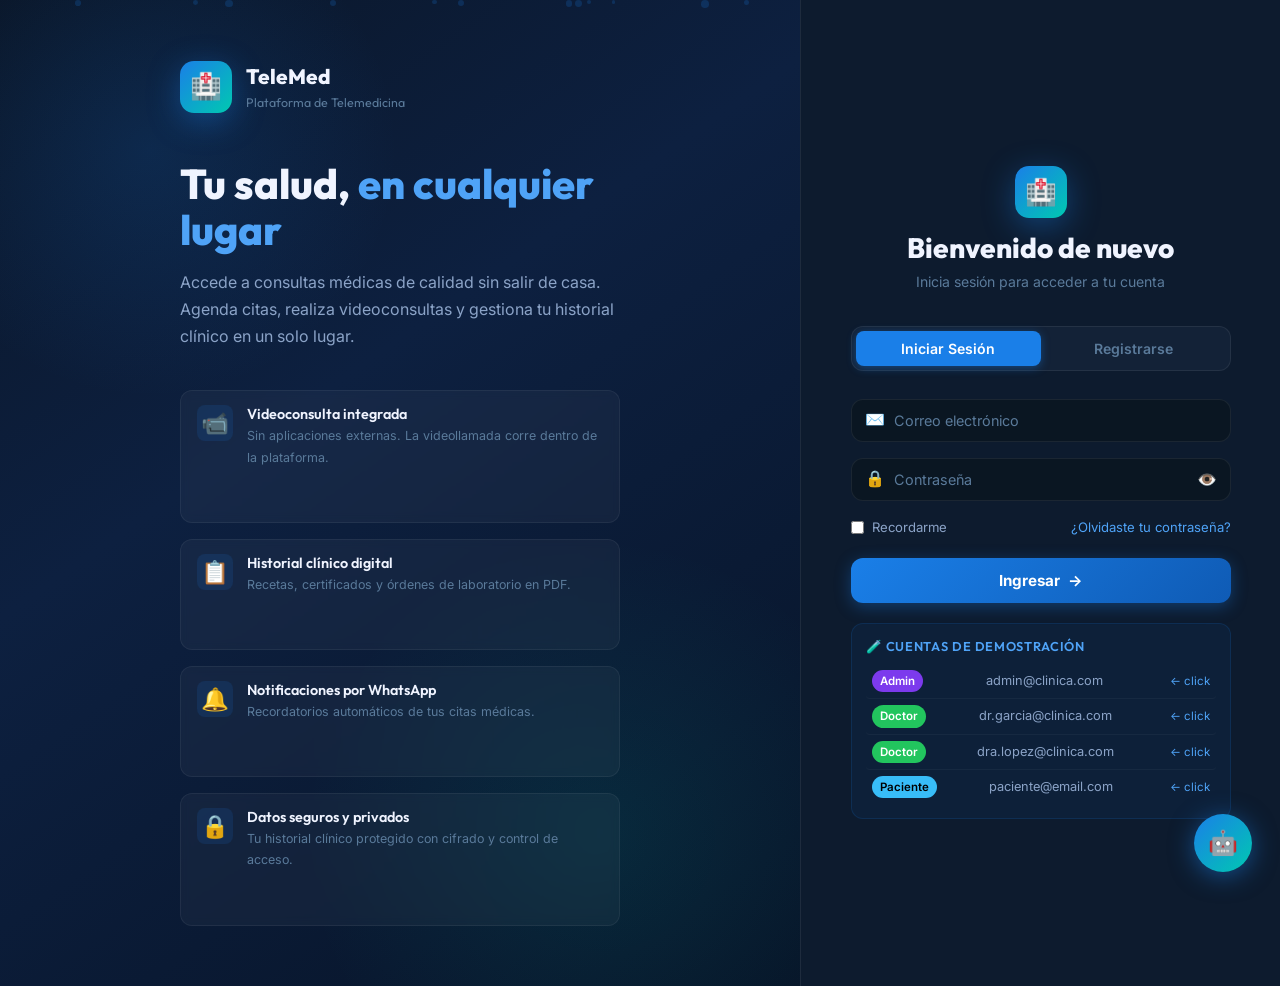
<file: dashboard-doctor.html>
<!DOCTYPE html>
<html lang="es">
<head>
  <meta charset="UTF-8">
  <meta name="viewport" content="width=device-width, initial-scale=1.0">
  <title>Panel Doctor — TeleMed</title>
  <link rel="stylesheet" href="css/main.css">
</head>
<body>
<div class="app-layout">

  <!-- ── Sidebar ── -->
  <aside class="sidebar" id="sidebar">
    <div class="sidebar-logo">
      <div class="sidebar-logo-icon">🏥</div>
      <div>
        <div class="sidebar-logo-text">TeleMed</div>
        <div class="sidebar-logo-sub">Panel Médico</div>
      </div>
    </div>

    <nav class="sidebar-nav">
      <div class="nav-section-label">Principal</div>
      <div class="nav-item active" onclick="showSection('agenda')" id="nav-agenda">
        <span class="nav-icon">📅</span> Mi Agenda
      </div>
      <div class="nav-item" onclick="showSection('solicitudes')" id="nav-solicitudes">
        <span class="nav-icon">📋</span> Solicitudes
        <span class="nav-badge" id="nav-solicitudes-count"></span>
      </div>
      <div class="nav-section-label">Atención</div>
      <div class="nav-item" onclick="showSection('historial')" id="nav-historial">
        <span class="nav-icon">📂</span> Historial de Consultas
      </div>
      <div class="nav-section-label">Mi perfil</div>
      <div class="nav-item" onclick="showSection('perfil')" id="nav-perfil">
        <span class="nav-icon">👨‍⚕️</span> Mi Perfil
      </div>
      <div class="nav-item" onclick="showSection('horarios')" id="nav-horarios">
        <span class="nav-icon">🕐</span> Mis Horarios
      </div>
      <div class="nav-section-label">Sistema</div>
      <div class="nav-item" onclick="showSection('notificaciones')" id="nav-notificaciones">
        <span class="nav-icon">🔔</span> Notificaciones
        <span class="nav-badge" id="nav-notif-count-doc"></span>
      </div>
    </nav>

    <div class="sidebar-footer">
      <div class="user-mini">
        <div class="avatar" id="sidebar-avatar-doc">D</div>
        <div>
          <div class="user-mini-name" id="sidebar-name-doc">Doctor</div>
          <div class="user-mini-role" id="sidebar-esp-doc">Especialidad</div>
        </div>
      </div>
      <div class="nav-item" onclick="logout()" style="margin-top:4px;">
        <span class="nav-icon">🚪</span> Cerrar sesión
      </div>
    </div>
  </aside>

  <!-- ── Main ── -->
  <div class="main-content">
    <div class="topbar">
      <h1 class="topbar-title" id="topbar-title-doc">Mi Agenda</h1>
      <div class="topbar-actions">
        <div class="notif-btn" onclick="showSection('notificaciones')" title="Notificaciones">
          🔔 <div class="notif-dot" id="notif-dot-doc" style="display:none;"></div>
        </div>
        <div class="avatar" id="topbar-avatar-doc">D</div>
      </div>
    </div>

    <div class="page-content">

      <!-- ── AGENDA ── -->
      <div id="sec-agenda" class="animate-fade">
        <div class="page-header">
          <h2>Mi Agenda</h2>
          <p>Citas programadas y disponibilidad</p>
        </div>
        <!-- Vista de citas próximas -->
        <div class="kpi-grid" id="doc-kpis"></div>
        <div class="tabs">
          <button class="tab-btn active" onclick="switchAgendaTab('proximas',this)">Próximas citas</button>
          <button class="tab-btn" onclick="switchAgendaTab('hoy',this)">Hoy</button>
          <button class="tab-btn" onclick="switchAgendaTab('todas',this)">Todas</button>
        </div>
        <div id="agenda-content"></div>
      </div>

      <!-- ── SOLICITUDES ── -->
      <div id="sec-solicitudes" style="display:none;" class="animate-fade">
        <div class="page-header">
          <h2>Solicitudes de Cita</h2>
          <p>Gestiona las solicitudes de tus pacientes</p>
        </div>
        <div id="solicitudes-list"></div>
      </div>

      <!-- ── HISTORIAL ── -->
      <div id="sec-historial" style="display:none;" class="animate-fade">
        <div class="page-header">
          <h2>Historial de Consultas</h2>
          <p>Consultas realizadas y documentos emitidos</p>
        </div>
        <div id="historial-doc-list"></div>
      </div>

      <!-- ── PERFIL ── -->
      <div id="sec-perfil" style="display:none;" class="animate-fade">
        <div class="page-header">
          <h2>Mi Perfil Profesional</h2>
          <p>Edita tu información visible para los pacientes</p>
        </div>
        <div id="perfil-doc-content"></div>
      </div>

      <!-- ── HORARIOS ── -->
      <div id="sec-horarios" style="display:none;" class="animate-fade">
        <div class="page-header">
          <h2>Mis Horarios Disponibles</h2>
          <p>Configura los días y horas en que atiendes</p>
        </div>
        <div id="horarios-doc-content"></div>
      </div>

      <!-- ── NOTIFICACIONES ── -->
      <div id="sec-notificaciones" style="display:none;" class="animate-fade">
        <div class="page-header">
          <h2>Notificaciones</h2>
        </div>
        <div class="notif-list" id="notif-list-doc"></div>
      </div>

    </div>
  </div>
</div>

<!-- ── Modal: Ver cita y acciones del doctor ── -->
<div class="modal-overlay" id="modal-cita-doc">
  <div class="modal-box modal-lg">
    <div class="modal-header">
      <h3>Detalle de Cita</h3>
      <button class="modal-close-btn" onclick="cerrarModal('modal-cita-doc')">×</button>
    </div>
    <div class="modal-body" id="modal-cita-doc-body"></div>
    <div class="modal-footer" id="modal-cita-doc-footer"></div>
  </div>
</div>

<!-- ── Modal: Rechazar / reprogramar cita ── -->
<div class="modal-overlay" id="modal-rechazar">
  <div class="modal-box">
    <div class="modal-header">
      <h3 id="modal-rechazar-title">Rechazar solicitud</h3>
      <button class="modal-close-btn" onclick="cerrarModal('modal-rechazar')">×</button>
    </div>
    <div class="modal-body">
      <div class="form-group">
        <label class="form-label">Motivo *</label>
        <textarea class="form-control" id="rechazar-motivo" placeholder="Explica el motivo al paciente..."></textarea>
      </div>
      <div id="reprogramar-fecha-group" style="display:none;">
        <div class="form-row">
          <div class="form-group">
            <label class="form-label">Nueva fecha *</label>
            <input type="date" class="form-control" id="reprogram-fecha">
          </div>
          <div class="form-group">
            <label class="form-label">Nueva hora *</label>
            <input type="time" class="form-control" id="reprogram-hora">
          </div>
        </div>
      </div>
    </div>
    <div class="modal-footer">
      <button class="btn btn-secondary" onclick="cerrarModal('modal-rechazar')">Cancelar</button>
      <button class="btn btn-danger" id="btn-confirm-rechazo" onclick="confirmarRechazo()">Confirmar</button>
    </div>
  </div>
</div>

<!-- ── Modal: Finalizar consulta (diagnóstico + documentos) ── -->
<div class="modal-overlay" id="modal-finalizar">
  <div class="modal-box modal-xl">
    <div class="modal-header">
      <h3>Finalizar Consulta</h3>
      <button class="modal-close-btn" onclick="cerrarModal('modal-finalizar')">×</button>
    </div>
    <div class="modal-body">
      <div class="tabs" style="margin-bottom:16px;">
        <button class="tab-btn active" onclick="switchFinTab('diagnostico',this)">Diagnóstico</button>
        <button class="tab-btn" onclick="switchFinTab('receta',this)">Receta</button>
        <button class="tab-btn" onclick="switchFinTab('certificado',this)">Certificado</button>
        <button class="tab-btn" onclick="switchFinTab('laboratorio',this)">Laboratorio</button>
      </div>

      <!-- Diagnóstico -->
      <div id="fin-tab-diagnostico">
        <div class="form-group">
          <label class="form-label">Diagnóstico *</label>
          <input type="text" class="form-control" id="fin-diagnostico" placeholder="Ej: Hipertensión leve, Síndrome gripal...">
        </div>
        <div class="form-group">
          <label class="form-label">Observaciones / Notas clínicas</label>
          <textarea class="form-control" id="fin-notas" placeholder="Observaciones de la consulta..." style="min-height:120px;"></textarea>
        </div>
      </div>

      <!-- Receta -->
      <div id="fin-tab-receta" style="display:none;">
        <div id="receta-medicamentos">
          <div class="medicamento-row" style="display:grid;grid-template-columns:2fr 1fr 1fr 1fr auto;gap:10px;align-items:end;margin-bottom:10px;">
            <div class="form-group" style="margin:0;"><label class="form-label">Medicamento</label><input type="text" class="form-control med-nombre" placeholder="Paracetamol 500mg"></div>
            <div class="form-group" style="margin:0;"><label class="form-label">Dosis</label><input type="text" class="form-control med-dosis" placeholder="1 tableta"></div>
            <div class="form-group" style="margin:0;"><label class="form-label">Frecuencia</label><input type="text" class="form-control med-frecuencia" placeholder="Cada 8h"></div>
            <div class="form-group" style="margin:0;"><label class="form-label">Duración</label><input type="text" class="form-control med-duracion" placeholder="5 días"></div>
            <button class="btn btn-danger btn-sm" onclick="this.parentElement.remove()" style="margin-bottom:0;">✕</button>
          </div>
        </div>
        <button class="btn btn-secondary btn-sm" onclick="agregarMedicamento()">+ Agregar medicamento</button>
        <div class="form-group" style="margin-top:12px;">
          <label class="form-label">Observaciones de la receta</label>
          <textarea class="form-control" id="receta-obs" placeholder="Reposo, restricciones, etc..."></textarea>
        </div>
      </div>

      <!-- Certificado -->
      <div id="fin-tab-certificado" style="display:none;">
        <div class="form-group">
          <label class="form-label">Tipo de certificado</label>
          <select class="form-control" id="cert-tipo">
            <option>Reposo médico</option>
            <option>Aptitud física</option>
            <option>Consulta realizada</option>
            <option>Incapacidad</option>
          </select>
        </div>
        <div class="form-group">
          <label class="form-label">Días de reposo (si aplica)</label>
          <input type="number" class="form-control" id="cert-dias" placeholder="3" min="0">
        </div>
        <div class="form-group">
          <label class="form-label">Contenido del certificado</label>
          <textarea class="form-control" id="cert-contenido" placeholder="Se certifica que el paciente..."></textarea>
        </div>
      </div>

      <!-- Laboratorio -->
      <div id="fin-tab-laboratorio" style="display:none;">
        <div class="form-group">
          <label class="form-label">Exámenes solicitados (uno por línea)</label>
          <textarea class="form-control" id="lab-examenes" placeholder="Hemograma completo&#10;Glucosa en ayunas&#10;Perfil lipídico..." style="min-height:120px;"></textarea>
        </div>
        <div class="form-group">
          <label class="form-label">Indicaciones adicionales</label>
          <input type="text" class="form-control" id="lab-indicaciones" placeholder="En ayunas de 8 horas...">
        </div>
      </div>
    </div>
    <div class="modal-footer">
      <button class="btn btn-secondary" onclick="cerrarModal('modal-finalizar')">Cancelar</button>
      <button class="btn btn-success" onclick="finalizarConsulta()">✅ Finalizar consulta</button>
    </div>
  </div>
</div>

<!-- Modal historial paciente -->
<div class="modal-overlay" id="modal-historial-paciente">
  <div class="modal-box modal-lg">
    <div class="modal-header">
      <h3>Historial Clínico del Paciente</h3>
      <button class="modal-close-btn" onclick="cerrarModal('modal-historial-paciente')">×</button>
    </div>
    <div class="modal-body" id="historial-pac-content"></div>
  </div>
</div>

<script src="js/data.js"></script>
<script src="js/auth.js"></script>
<script src="js/chatbot.js"></script>
<script src="js/doctor.js"></script>
</body>
</html>
</file>
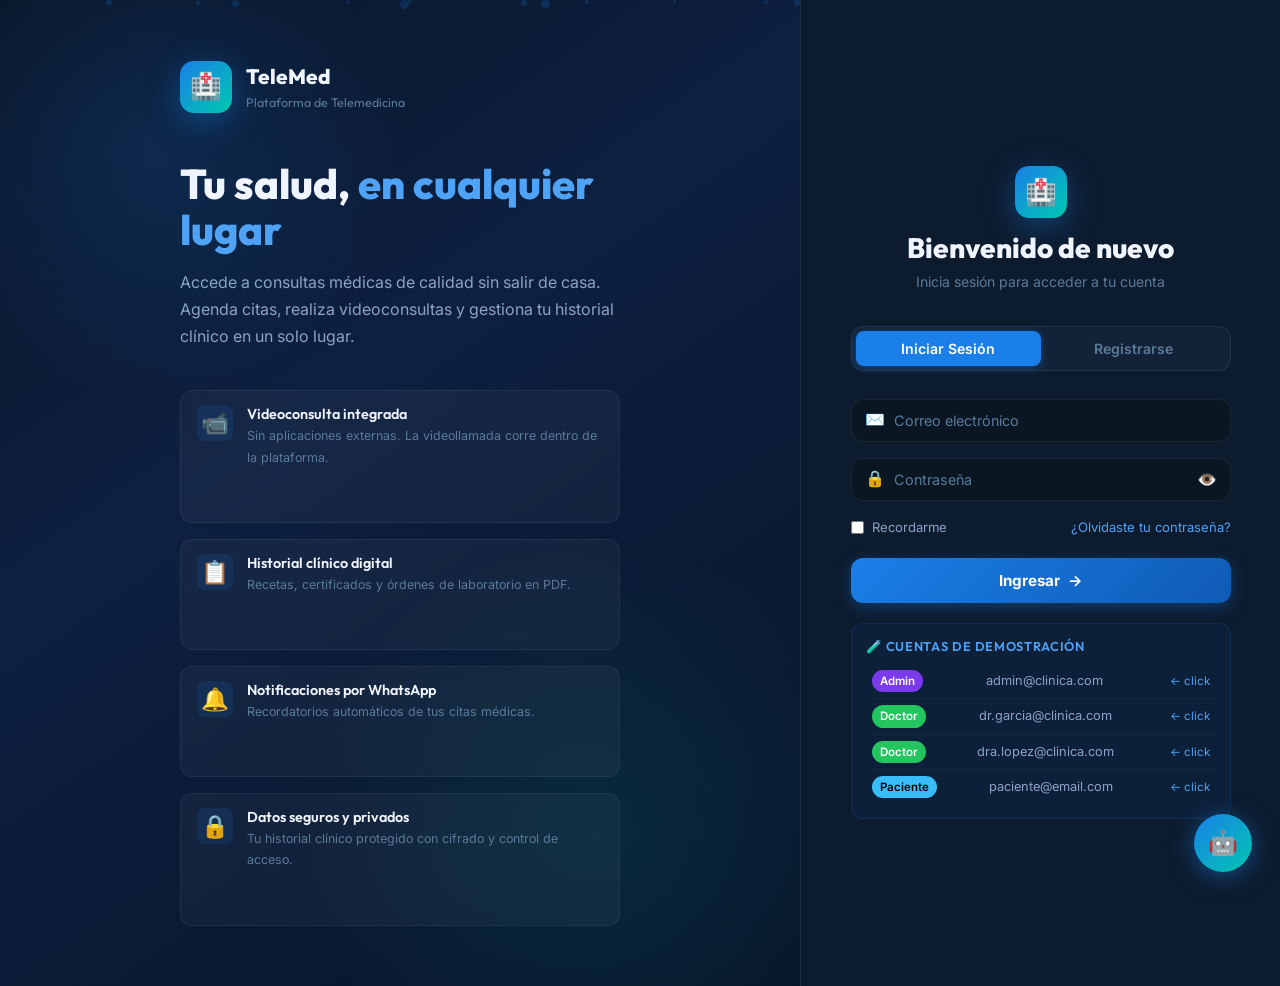
<file: dashboard-paciente.html>
<!DOCTYPE html>
<html lang="es">
<head>
  <meta charset="UTF-8">
  <meta name="viewport" content="width=device-width, initial-scale=1.0">
  <title>Panel Paciente — TeleMed</title>
  <link rel="stylesheet" href="css/main.css">
</head>
<body>
<div class="app-layout">

  <!-- ── Sidebar ── -->
  <aside class="sidebar" id="sidebar">
    <div class="sidebar-logo">
      <div class="sidebar-logo-icon">🏥</div>
      <div>
        <div class="sidebar-logo-text">TeleMed</div>
        <div class="sidebar-logo-sub">Mi cuenta</div>
      </div>
    </div>

    <nav class="sidebar-nav">
      <div class="nav-section-label">Principal</div>
      <div class="nav-item active" onclick="showSection('miscitas')" id="nav-miscitas">
        <span class="nav-icon">📅</span> Mis Citas
      </div>
      <div class="nav-item" onclick="showSection('historial')" id="nav-historial">
        <span class="nav-icon">📂</span> Mi Historial Médico
      </div>
      <div class="nav-item" onclick="showSection('documentos')" id="nav-documentos">
        <span class="nav-icon">📄</span> Mis Documentos
      </div>
      <div class="nav-section-label">Sistema</div>
      <div class="nav-item" onclick="showSection('notificaciones')" id="nav-notificaciones">
        <span class="nav-icon">🔔</span> Notificaciones
        <span class="nav-badge" id="nav-notif-count-pac"></span>
      </div>
      <div class="nav-item" onclick="showSection('perfil')" id="nav-perfil">
        <span class="nav-icon">👤</span> Mi Perfil
      </div>
    </nav>

    <div class="sidebar-footer">
      <div class="user-mini">
        <div class="avatar" id="sidebar-avatar-pac">P</div>
        <div>
          <div class="user-mini-name" id="sidebar-name-pac">Paciente</div>
          <div class="user-mini-role">Paciente</div>
        </div>
      </div>
      <div class="nav-item" onclick="logout()" style="margin-top:4px;">
        <span class="nav-icon">🚪</span> Cerrar sesión
      </div>
    </div>
  </aside>

  <!-- ── Main ── -->
  <div class="main-content">
    <div class="topbar">
      <h1 class="topbar-title" id="topbar-title-pac">Mis Citas</h1>
      <div class="topbar-actions">
        <div class="notif-btn" onclick="showSection('notificaciones')" title="Notificaciones">
          🔔 <div class="notif-dot" id="notif-dot-pac" style="display:none;"></div>
        </div>
        <button class="btn btn-primary btn-sm" onclick="irAgendar()">+ Agendar cita</button>
        <div class="avatar" id="topbar-avatar-pac">P</div>
      </div>
    </div>

    <div class="page-content">

      <!-- ── MIS CITAS ── -->
      <div id="sec-miscitas" class="animate-fade">
        <div class="page-header">
          <h2>Mis Citas</h2>
          <p>Estado y seguimiento de tus citas médicas</p>
        </div>

        <!-- Cita próxima destacada -->
        <div id="proxima-cita-banner"></div>

        <div class="tabs" style="margin-top:20px;">
          <button class="tab-btn active" onclick="switchCitasTab('activas',this)">Activas</button>
          <button class="tab-btn" onclick="switchCitasTab('pasadas',this)">Historial</button>
          <button class="tab-btn" onclick="switchCitasTab('todas',this)">Todas</button>
        </div>
        <div id="citas-pac-content"></div>
      </div>

      <!-- ── HISTORIAL MÉDICO ── -->
      <div id="sec-historial" style="display:none;" class="animate-fade">
        <div class="page-header">
          <h2>Mi Historial Médico</h2>
          <p>Información clínica completa</p>
        </div>
        <div id="historial-pac-content"></div>
      </div>

      <!-- ── DOCUMENTOS ── -->
      <div id="sec-documentos" style="display:none;" class="animate-fade">
        <div class="page-header">
          <h2>Mis Documentos</h2>
          <p>Recetas, certificados y órdenes de laboratorio</p>
        </div>
        <div class="tabs">
          <button class="tab-btn active" onclick="switchDocTab('recetas',this)">Recetas</button>
          <button class="tab-btn" onclick="switchDocTab('certificados',this)">Certificados</button>
          <button class="tab-btn" onclick="switchDocTab('ordenes',this)">Órdenes de Lab.</button>
        </div>
        <div id="docs-pac-content"></div>
      </div>

      <!-- ── NOTIFICACIONES ── -->
      <div id="sec-notificaciones" style="display:none;" class="animate-fade">
        <div class="page-header"><h2>Notificaciones</h2></div>
        <div class="notif-list" id="notif-list-pac"></div>
      </div>

      <!-- ── PERFIL ── -->
      <div id="sec-perfil" style="display:none;" class="animate-fade">
        <div class="page-header">
          <h2>Mi Perfil</h2>
          <p>Edita tu información personal</p>
        </div>
        <div id="perfil-pac-content"></div>
      </div>

    </div>
  </div>
</div>

<!-- ── Modal Ver detalle de cita ── -->
<div class="modal-overlay" id="modal-cita-pac">
  <div class="modal-box modal-lg">
    <div class="modal-header">
      <h3>Detalle de Cita</h3>
      <button class="modal-close-btn" onclick="cerrarModal('modal-cita-pac')">×</button>
    </div>
    <div class="modal-body" id="modal-cita-pac-body"></div>
    <div class="modal-footer" id="modal-cita-pac-footer"></div>
  </div>
</div>

<!-- ── Modal Calificación ── -->
<div class="modal-overlay" id="modal-calificar">
  <div class="modal-box">
    <div class="modal-header">
      <h3>Calificar atención</h3>
      <button class="modal-close-btn" onclick="cerrarModal('modal-calificar')">×</button>
    </div>
    <div class="modal-body">
      <p style="margin-bottom:16px;">¿Cómo calificarías la atención recibida?</p>
      <div class="stars" id="stars-calificacion">
        <span class="star active" data-val="1" onclick="selectStar(1)">⭐</span>
        <span class="star active" data-val="2" onclick="selectStar(2)">⭐</span>
        <span class="star active" data-val="3" onclick="selectStar(3)">⭐</span>
        <span class="star active" data-val="4" onclick="selectStar(4)">⭐</span>
        <span class="star active" data-val="5" onclick="selectStar(5)">⭐</span>
      </div>
      <div class="form-group" style="margin-top:16px;">
        <label class="form-label">Comentario (opcional)</label>
        <textarea class="form-control" id="calif-comentario" placeholder="Comparte tu experiencia..."></textarea>
      </div>
    </div>
    <div class="modal-footer">
      <button class="btn btn-secondary" onclick="cerrarModal('modal-calificar')">Cancelar</button>
      <button class="btn btn-primary" onclick="guardarCalificacion()">Enviar calificación</button>
    </div>
  </div>
</div>

<!-- ── Modal Ver receta/cert/orden ── -->
<div class="modal-overlay" id="modal-doc-viewer">
  <div class="modal-box modal-lg">
    <div class="modal-header">
      <h3 id="modal-doc-title">Documento</h3>
      <button class="modal-close-btn" onclick="cerrarModal('modal-doc-viewer')">×</button>
    </div>
    <div class="modal-body" id="modal-doc-body"></div>
    <div class="modal-footer">
      <button class="btn btn-secondary" onclick="cerrarModal('modal-doc-viewer')">Cerrar</button>
      <button class="btn btn-primary" onclick="simularDescarga()">⬇️ Descargar PDF</button>
    </div>
  </div>
</div>

<script src="js/data.js"></script>
<script src="js/auth.js"></script>
<script src="js/chatbot.js"></script>
<script src="js/paciente.js"></script>
</body>
</html>
</file>
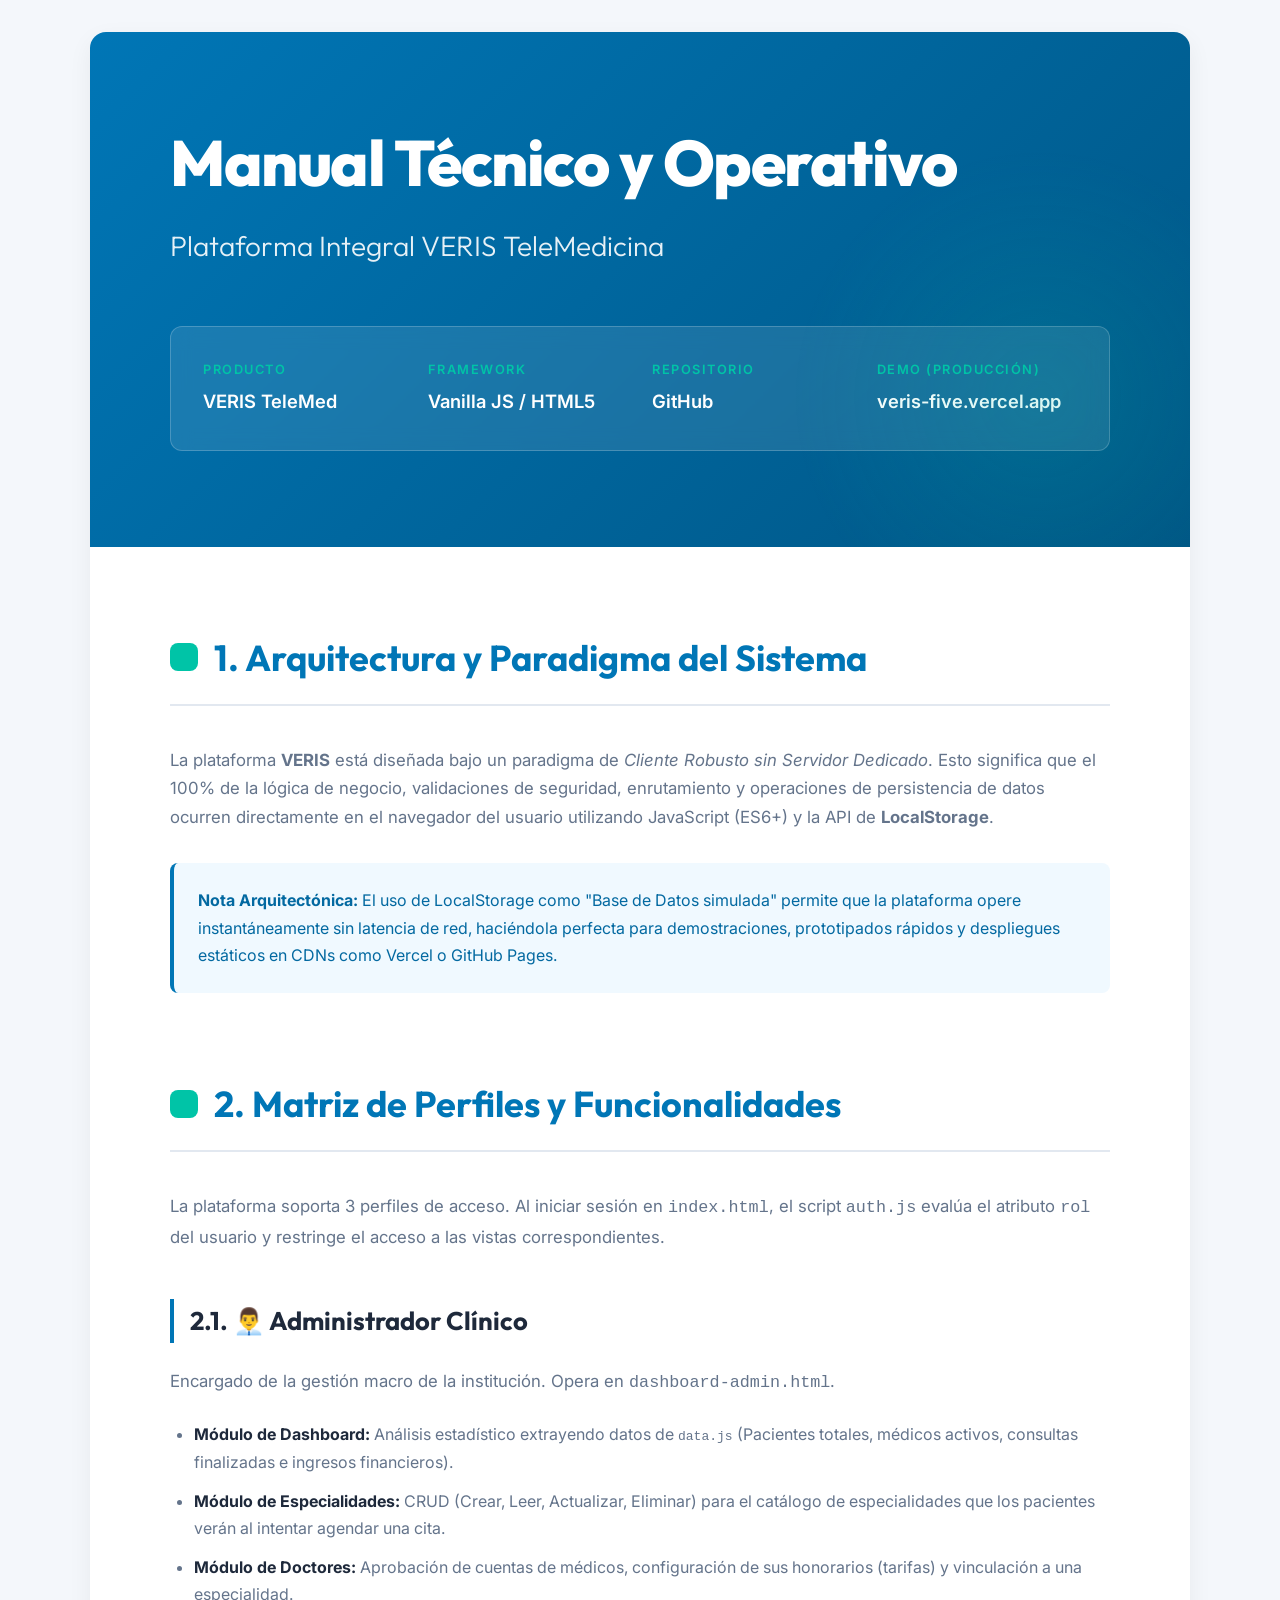
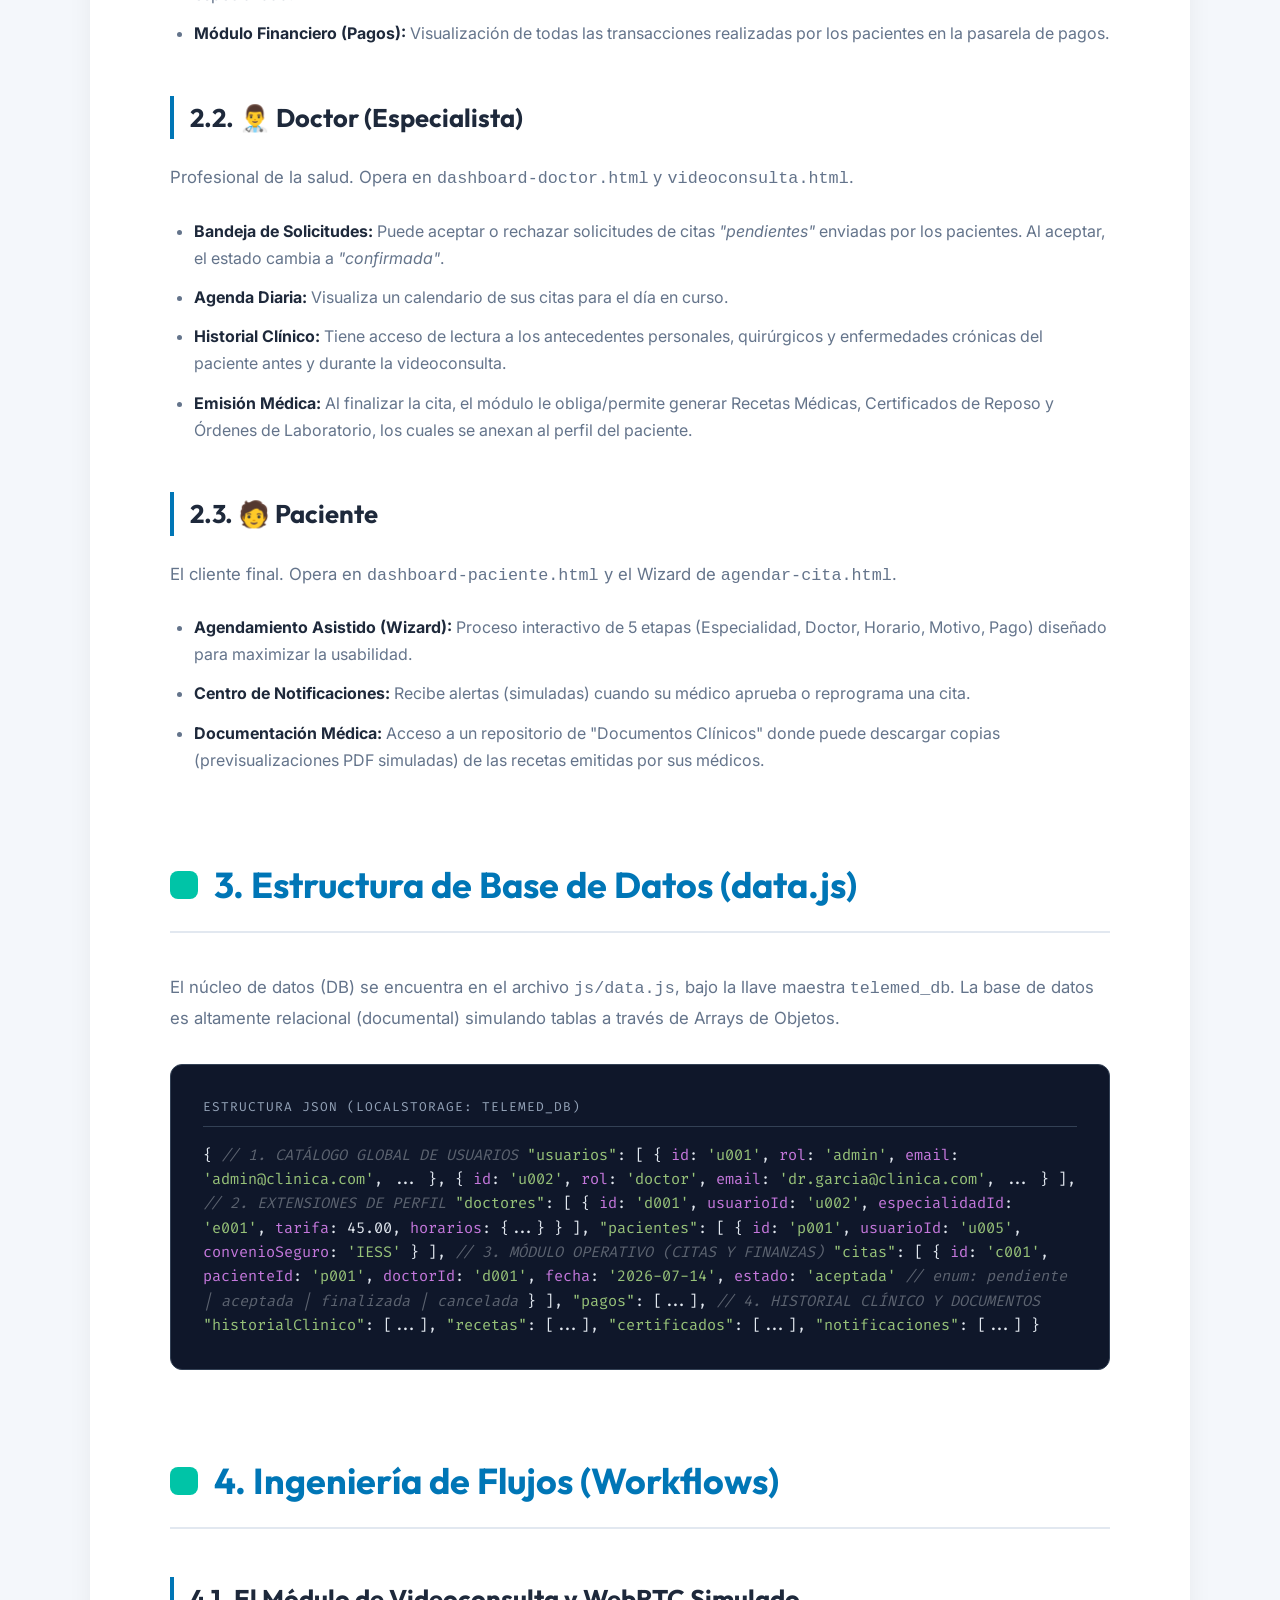
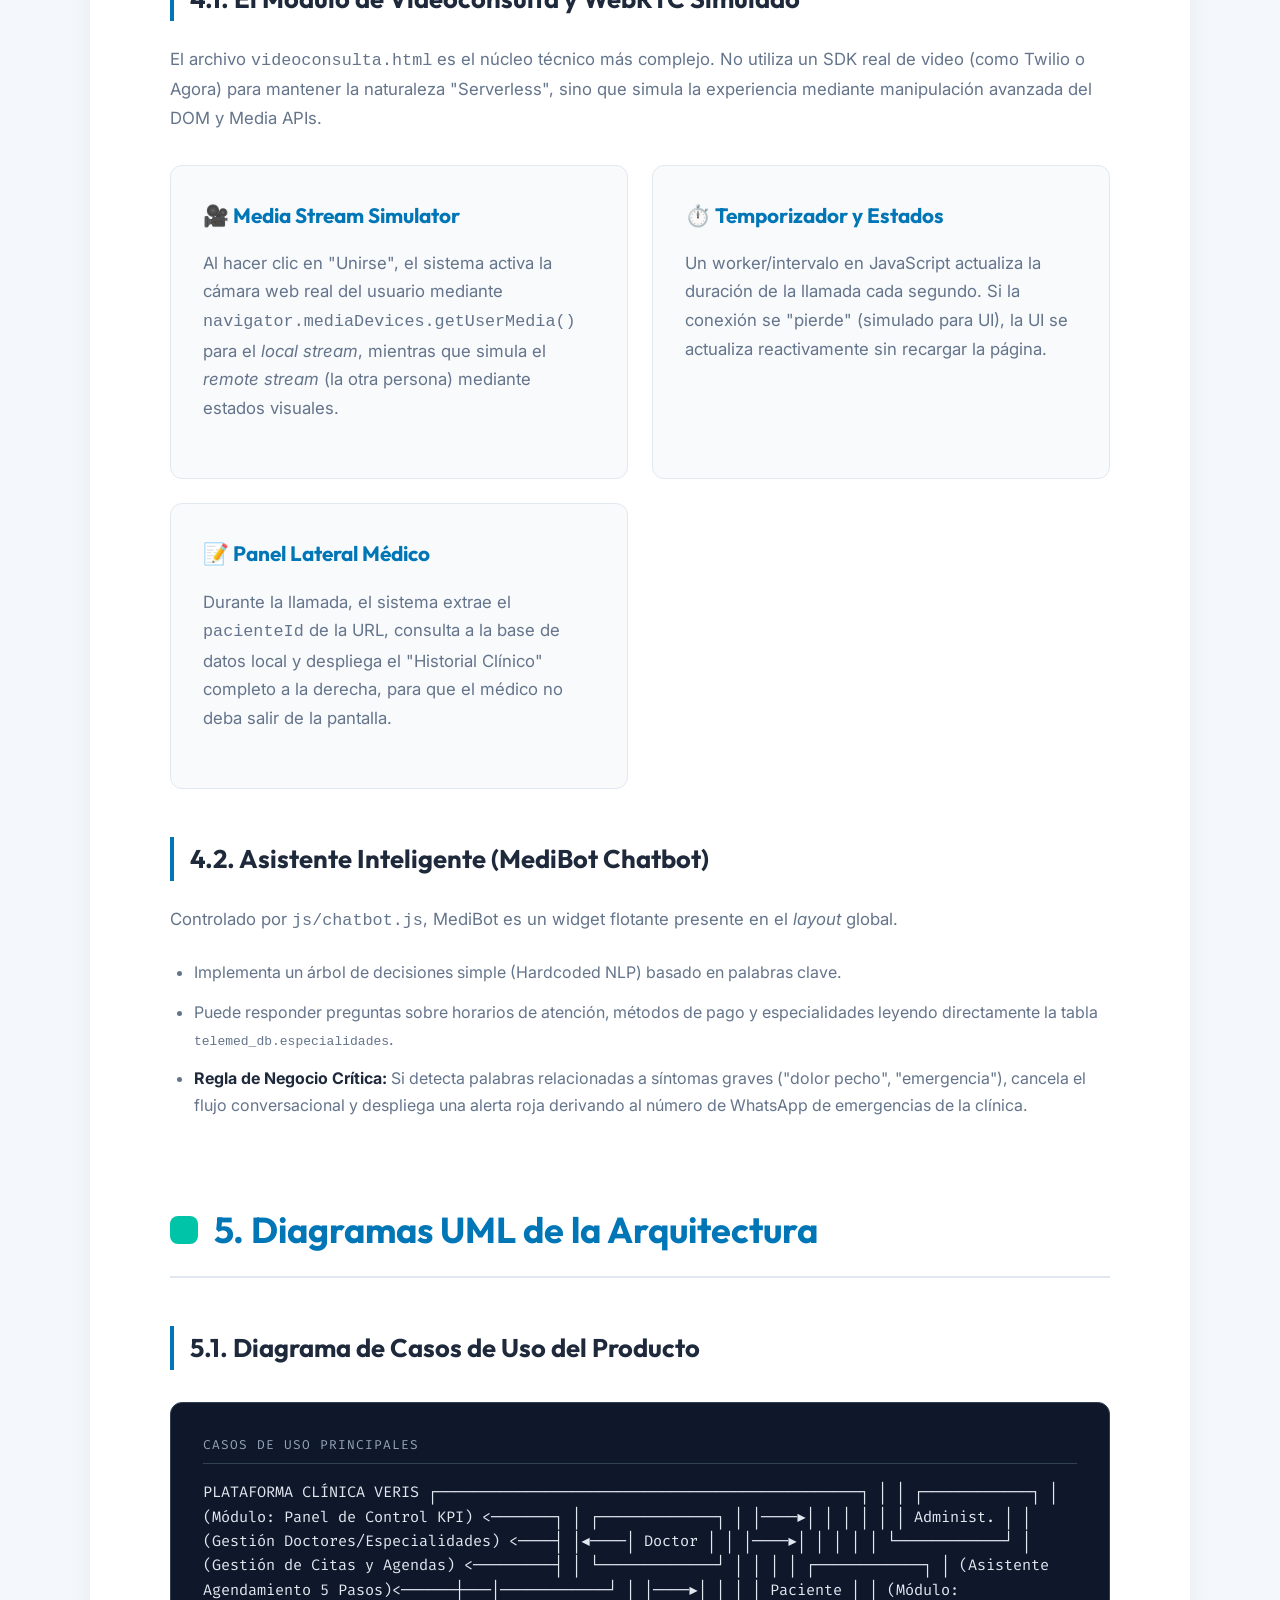
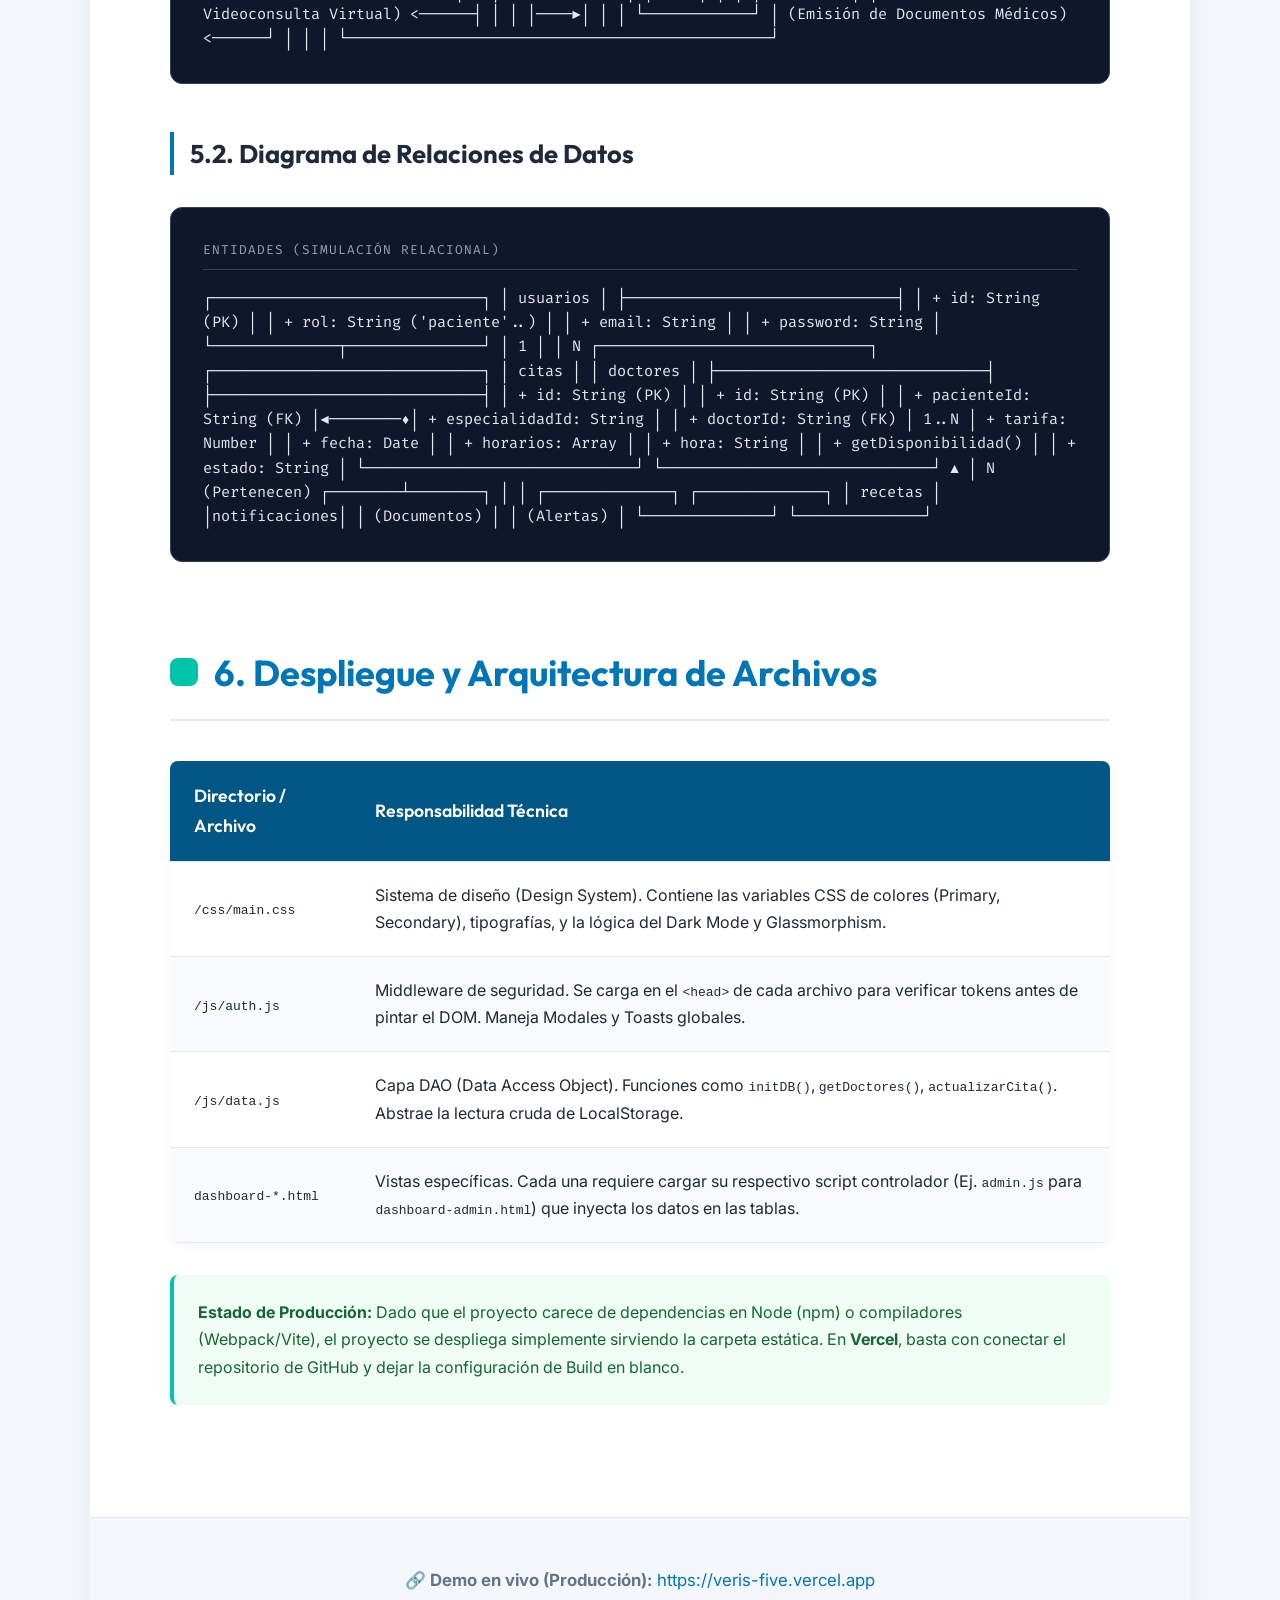
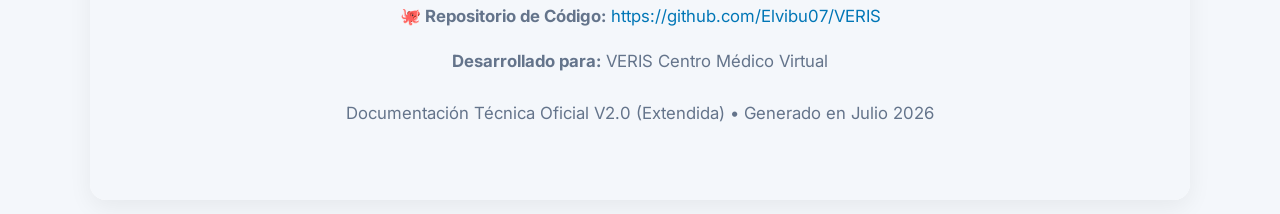
<file: Documentacion_VERIS.html>
<!DOCTYPE html>
<html lang="es">
<head>
<meta charset="UTF-8">
<meta name="viewport" content="width=device-width, initial-scale=1.0">
<title>Documentación Oficial Extendida - VERIS TeleMedicina</title>
<link href="https://fonts.googleapis.com/css2?family=Outfit:wght@300;400;600;800&family=Inter:wght@400;500;600;700&family=Fira+Code:wght@400;500&display=swap" rel="stylesheet">
<style>
  :root {
    --primary: #0076B6;
    --primary-dark: #005685;
    --secondary: #00C4A7;
    --accent: #FF5A5F;
    --bg-main: #F4F7FB;
    --bg-card: #FFFFFF;
    --text-main: #1E293B;
    --text-muted: #64748B;
    --border-color: #E2E8F0;
    --shadow-sm: 0 2px 8px rgba(0,0,0,0.04);
    --shadow-md: 0 8px 24px rgba(0,0,0,0.06);
  }

  * { box-sizing: border-box; margin: 0; padding: 0; }

  body {
    font-family: 'Inter', sans-serif;
    background-color: var(--bg-main);
    color: var(--text-main);
    line-height: 1.7;
    padding: 2rem;
    -webkit-font-smoothing: antialiased;
  }

  .container {
    max-width: 1100px;
    margin: 0 auto;
    background: var(--bg-card);
    border-radius: 16px;
    box-shadow: var(--shadow-md);
    overflow: hidden;
  }

  /* HEADER & COVER */
  .hero {
    background: linear-gradient(135deg, var(--primary) 0%, var(--primary-dark) 100%);
    color: white;
    padding: 6rem 5rem;
    position: relative;
    overflow: hidden;
  }

  .hero::after {
    content: '';
    position: absolute;
    right: -100px;
    bottom: -100px;
    width: 500px;
    height: 500px;
    background: radial-gradient(circle, rgba(0, 196, 167, 0.15) 0%, transparent 70%);
    border-radius: 50%;
  }

  .hero h1 {
    font-family: 'Outfit', sans-serif;
    font-size: 4rem;
    font-weight: 800;
    line-height: 1.1;
    margin-bottom: 1.5rem;
    letter-spacing: -1.5px;
  }

  .hero h2 {
    font-family: 'Outfit', sans-serif;
    font-size: 1.75rem;
    font-weight: 300;
    opacity: 0.9;
    margin-bottom: 3.5rem;
  }

  .meta-grid {
    display: grid;
    grid-template-columns: repeat(auto-fit, minmax(200px, 1fr));
    gap: 1.5rem;
    background: rgba(255, 255, 255, 0.1);
    backdrop-filter: blur(10px);
    padding: 2rem;
    border-radius: 12px;
    border: 1px solid rgba(255, 255, 255, 0.2);
  }

  .meta-item span {
    display: block;
    font-size: 0.8rem;
    text-transform: uppercase;
    letter-spacing: 1.5px;
    font-weight: 600;
    color: var(--secondary);
    margin-bottom: 0.35rem;
  }

  .meta-item strong, .meta-item a {
    font-size: 1.15rem;
    font-weight: 600;
    color: white;
    text-decoration: none;
  }

  /* CONTENT AREA */
  .content {
    padding: 5rem;
  }

  h2.section-title {
    font-family: 'Outfit', sans-serif;
    font-size: 2.25rem;
    color: var(--primary);
    display: flex;
    align-items: center;
    gap: 1rem;
    margin: 5rem 0 2.5rem;
    padding-bottom: 1rem;
    border-bottom: 2px solid var(--border-color);
  }

  h2.section-title:first-child { margin-top: 0; }

  h2.section-title::before {
    content: '';
    display: block;
    width: 28px;
    height: 28px;
    background-color: var(--secondary);
    border-radius: 8px;
  }

  h3 {
    font-family: 'Outfit', sans-serif;
    font-size: 1.6rem;
    color: var(--text-main);
    margin: 3rem 0 1.5rem;
    border-left: 4px solid var(--primary);
    padding-left: 1rem;
  }
  
  h4 {
    font-family: 'Outfit', sans-serif;
    font-size: 1.3rem;
    color: var(--primary-dark);
    margin: 2rem 0 1rem;
  }

  p {
    margin-bottom: 1.5rem;
    font-size: 1.05rem;
    color: var(--text-muted);
  }

  ul, ol {
    margin-bottom: 2rem;
    padding-left: 1.5rem;
    color: var(--text-muted);
  }

  li { margin-bottom: 0.75rem; }
  li strong { color: var(--text-main); }

  /* CARDS */
  .card-grid {
    display: grid;
    grid-template-columns: repeat(auto-fit, minmax(300px, 1fr));
    gap: 1.5rem;
    margin: 2rem 0;
  }

  .feature-card {
    background: #F8FAFC;
    border: 1px solid var(--border-color);
    border-radius: 12px;
    padding: 2rem;
    transition: transform 0.2s, box-shadow 0.2s;
  }

  .feature-card:hover {
    transform: translateY(-4px);
    box-shadow: var(--shadow-sm);
    border-color: var(--secondary);
  }

  .feature-card h4 {
    color: var(--primary);
    margin: 0 0 1rem 0;
    border: none;
    padding: 0;
  }

  /* TABLES */
  table {
    width: 100%;
    border-collapse: collapse;
    margin: 2rem 0;
    background: white;
    box-shadow: var(--shadow-sm);
    border-radius: 8px;
    overflow: hidden;
  }

  th, td {
    padding: 1.25rem 1.5rem;
    text-align: left;
    border-bottom: 1px solid var(--border-color);
  }

  th {
    background-color: var(--primary-dark);
    color: white;
    font-weight: 600;
    font-family: 'Outfit', sans-serif;
    font-size: 1.1rem;
  }

  tr:nth-child(even) { background-color: #F8FAFC; }

  /* ALERT BOXES */
  .alert {
    padding: 1.5rem;
    border-radius: 8px;
    margin: 2rem 0;
    border-left: 4px solid;
    background-color: #F8FAFC;
  }
  .alert-info { border-color: var(--primary); background-color: #F0F9FF; color: #0369A1; }
  .alert-success { border-color: var(--secondary); background-color: #F0FDF4; color: #166534; }

  /* CODE DIAGRAMS */
  .modern-diagram {
    background: #0F172A;
    color: #E2E8F0;
    padding: 2rem;
    border-radius: 12px;
    font-family: 'Fira Code', monospace;
    font-size: 0.95rem;
    line-height: 1.6;
    overflow-x: auto;
    margin: 2rem 0;
    border: 1px solid #334155;
  }

  .diagram-title {
    display: block;
    color: #94A3B8;
    margin-bottom: 1rem;
    font-size: 0.8rem;
    text-transform: uppercase;
    letter-spacing: 1px;
    border-bottom: 1px solid #334155;
    padding-bottom: 0.5rem;
  }

  .keyword { color: #C678DD; } /* Purple */
  .string { color: #98C379; } /* Green */
  .function { color: #61AFEF; } /* Blue */
  .comment { color: #5C6370; font-style: italic; }

  .footer {
    text-align: center;
    padding: 3rem;
    background: var(--bg-main);
    color: var(--text-muted);
    font-size: 0.9rem;
    border-top: 1px solid var(--border-color);
  }

</style>
</head>
<body>

<div class="container">
  
  <header class="hero">
    <h1>Manual Técnico y Operativo</h1>
    <h2>Plataforma Integral VERIS TeleMedicina</h2>
    
    <div class="meta-grid">
      <div class="meta-item">
        <span>Producto</span>
        <strong>VERIS TeleMed</strong>
      </div>
      <div class="meta-item">
        <span>Framework</span>
        <strong>Vanilla JS / HTML5</strong>
      </div>
      <div class="meta-item">
        <span>Repositorio</span>
        <strong><a href="https://github.com/Elvibu07/VERIS" target="_blank">GitHub</a></strong>
      </div>
      <div class="meta-item">
        <span>Demo (Producción)</span>
        <strong><a href="https://veris-five.vercel.app" target="_blank">veris-five.vercel.app</a></strong>
      </div>
    </div>
  </header>

  <main class="content">

    <!-- 1. INTRODUCCIÓN -->
    <h2 class="section-title">1. Arquitectura y Paradigma del Sistema</h2>
    <p>
      La plataforma <strong>VERIS</strong> está diseñada bajo un paradigma de <em>Cliente Robusto sin Servidor Dedicado</em>. Esto significa que el 100% de la lógica de negocio, validaciones de seguridad, enrutamiento y operaciones de persistencia de datos ocurren directamente en el navegador del usuario utilizando JavaScript (ES6+) y la API de <strong>LocalStorage</strong>.
    </p>
    <div class="alert alert-info">
      <strong>Nota Arquitectónica:</strong> El uso de LocalStorage como "Base de Datos simulada" permite que la plataforma opere instantáneamente sin latencia de red, haciéndola perfecta para demostraciones, prototipados rápidos y despliegues estáticos en CDNs como Vercel o GitHub Pages.
    </div>

    <!-- 2. PERFILES Y ROLES -->
    <h2 class="section-title">2. Matriz de Perfiles y Funcionalidades</h2>
    <p>La plataforma soporta 3 perfiles de acceso. Al iniciar sesión en <code>index.html</code>, el script <code>auth.js</code> evalúa el atributo <code>rol</code> del usuario y restringe el acceso a las vistas correspondientes.</p>

    <h3>2.1. 👨‍💼 Administrador Clínico</h3>
    <p>Encargado de la gestión macro de la institución. Opera en <code>dashboard-admin.html</code>.</p>
    <ul>
      <li><strong>Módulo de Dashboard:</strong> Análisis estadístico extrayendo datos de <code>data.js</code> (Pacientes totales, médicos activos, consultas finalizadas e ingresos financieros).</li>
      <li><strong>Módulo de Especialidades:</strong> CRUD (Crear, Leer, Actualizar, Eliminar) para el catálogo de especialidades que los pacientes verán al intentar agendar una cita.</li>
      <li><strong>Módulo de Doctores:</strong> Aprobación de cuentas de médicos, configuración de sus honorarios (tarifas) y vinculación a una especialidad.</li>
      <li><strong>Módulo Financiero (Pagos):</strong> Visualización de todas las transacciones realizadas por los pacientes en la pasarela de pagos.</li>
    </ul>

    <h3>2.2. 👨‍⚕️ Doctor (Especialista)</h3>
    <p>Profesional de la salud. Opera en <code>dashboard-doctor.html</code> y <code>videoconsulta.html</code>.</p>
    <ul>
      <li><strong>Bandeja de Solicitudes:</strong> Puede aceptar o rechazar solicitudes de citas <em>"pendientes"</em> enviadas por los pacientes. Al aceptar, el estado cambia a <em>"confirmada"</em>.</li>
      <li><strong>Agenda Diaria:</strong> Visualiza un calendario de sus citas para el día en curso.</li>
      <li><strong>Historial Clínico:</strong> Tiene acceso de lectura a los antecedentes personales, quirúrgicos y enfermedades crónicas del paciente antes y durante la videoconsulta.</li>
      <li><strong>Emisión Médica:</strong> Al finalizar la cita, el módulo le obliga/permite generar Recetas Médicas, Certificados de Reposo y Órdenes de Laboratorio, los cuales se anexan al perfil del paciente.</li>
    </ul>

    <h3>2.3. 🧑 Paciente</h3>
    <p>El cliente final. Opera en <code>dashboard-paciente.html</code> y el Wizard de <code>agendar-cita.html</code>.</p>
    <ul>
      <li><strong>Agendamiento Asistido (Wizard):</strong> Proceso interactivo de 5 etapas (Especialidad, Doctor, Horario, Motivo, Pago) diseñado para maximizar la usabilidad.</li>
      <li><strong>Centro de Notificaciones:</strong> Recibe alertas (simuladas) cuando su médico aprueba o reprograma una cita.</li>
      <li><strong>Documentación Médica:</strong> Acceso a un repositorio de "Documentos Clínicos" donde puede descargar copias (previsualizaciones PDF simuladas) de las recetas emitidas por sus médicos.</li>
    </ul>

    <!-- 3. BASE DE DATOS LOCAL -->
    <h2 class="section-title">3. Estructura de Base de Datos (data.js)</h2>
    <p>El núcleo de datos (DB) se encuentra en el archivo <code>js/data.js</code>, bajo la llave maestra <code>telemed_db</code>. La base de datos es altamente relacional (documental) simulando tablas a través de Arrays de Objetos.</p>
    
    <div class="modern-diagram">
<span class="diagram-title">Estructura JSON (LocalStorage: telemed_db)</span>
{
  <span class="comment">// 1. CATÁLOGO GLOBAL DE USUARIOS</span>
  <span class="string">"usuarios"</span>: [
    { <span class="keyword">id</span>: <span class="string">'u001'</span>, <span class="keyword">rol</span>: <span class="string">'admin'</span>, <span class="keyword">email</span>: <span class="string">'admin@clinica.com'</span>, ... },
    { <span class="keyword">id</span>: <span class="string">'u002'</span>, <span class="keyword">rol</span>: <span class="string">'doctor'</span>, <span class="keyword">email</span>: <span class="string">'dr.garcia@clinica.com'</span>, ... }
  ],

  <span class="comment">// 2. EXTENSIONES DE PERFIL</span>
  <span class="string">"doctores"</span>: [
    { <span class="keyword">id</span>: <span class="string">'d001'</span>, <span class="keyword">usuarioId</span>: <span class="string">'u002'</span>, <span class="keyword">especialidadId</span>: <span class="string">'e001'</span>, <span class="keyword">tarifa</span>: 45.00, <span class="keyword">horarios</span>: {...} }
  ],
  <span class="string">"pacientes"</span>: [
    { <span class="keyword">id</span>: <span class="string">'p001'</span>, <span class="keyword">usuarioId</span>: <span class="string">'u005'</span>, <span class="keyword">convenioSeguro</span>: <span class="string">'IESS'</span> }
  ],

  <span class="comment">// 3. MÓDULO OPERATIVO (CITAS Y FINANZAS)</span>
  <span class="string">"citas"</span>: [
    {
      <span class="keyword">id</span>: <span class="string">'c001'</span>,
      <span class="keyword">pacienteId</span>: <span class="string">'p001'</span>,
      <span class="keyword">doctorId</span>: <span class="string">'d001'</span>,
      <span class="keyword">fecha</span>: <span class="string">'2026-07-14'</span>,
      <span class="keyword">estado</span>: <span class="string">'aceptada'</span> <span class="comment">// enum: pendiente | aceptada | finalizada | cancelada</span>
    }
  ],
  <span class="string">"pagos"</span>: [...],
  
  <span class="comment">// 4. HISTORIAL CLÍNICO Y DOCUMENTOS</span>
  <span class="string">"historialClinico"</span>: [...],
  <span class="string">"recetas"</span>: [...],
  <span class="string">"certificados"</span>: [...],
  <span class="string">"notificaciones"</span>: [...]
}
    </div>

    <!-- 4. FLUJOS COMPLEJOS -->
    <h2 class="section-title">4. Ingeniería de Flujos (Workflows)</h2>

    <h3>4.1. El Módulo de Videoconsulta y WebRTC Simulado</h3>
    <p>El archivo <code>videoconsulta.html</code> es el núcleo técnico más complejo. No utiliza un SDK real de video (como Twilio o Agora) para mantener la naturaleza "Serverless", sino que simula la experiencia mediante manipulación avanzada del DOM y Media APIs.</p>
    
    <div class="card-grid">
      <div class="feature-card">
        <h4>🎥 Media Stream Simulator</h4>
        <p>Al hacer clic en "Unirse", el sistema activa la cámara web real del usuario mediante <code>navigator.mediaDevices.getUserMedia()</code> para el <em>local stream</em>, mientras que simula el <em>remote stream</em> (la otra persona) mediante estados visuales.</p>
      </div>
      <div class="feature-card">
        <h4>⏱️ Temporizador y Estados</h4>
        <p>Un worker/intervalo en JavaScript actualiza la duración de la llamada cada segundo. Si la conexión se "pierde" (simulado para UI), la UI se actualiza reactivamente sin recargar la página.</p>
      </div>
      <div class="feature-card">
        <h4>📝 Panel Lateral Médico</h4>
        <p>Durante la llamada, el sistema extrae el <code>pacienteId</code> de la URL, consulta a la base de datos local y despliega el "Historial Clínico" completo a la derecha, para que el médico no deba salir de la pantalla.</p>
      </div>
    </div>

    <h3>4.2. Asistente Inteligente (MediBot Chatbot)</h3>
    <p>Controlado por <code>js/chatbot.js</code>, MediBot es un widget flotante presente en el <em>layout</em> global.</p>
    <ul>
      <li>Implementa un árbol de decisiones simple (Hardcoded NLP) basado en palabras clave.</li>
      <li>Puede responder preguntas sobre horarios de atención, métodos de pago y especialidades leyendo directamente la tabla <code>telemed_db.especialidades</code>.</li>
      <li><strong>Regla de Negocio Crítica:</strong> Si detecta palabras relacionadas a síntomas graves ("dolor pecho", "emergencia"), cancela el flujo conversacional y despliega una alerta roja derivando al número de WhatsApp de emergencias de la clínica.</li>
    </ul>

    <!-- 5. DIAGRAMAS UML -->
    <h2 class="section-title">5. Diagramas UML de la Arquitectura</h2>

    <h3>5.1. Diagrama de Casos de Uso del Producto</h3>
    <div class="modern-diagram">
<span class="diagram-title">Casos de Uso Principales</span>
                    PLATAFORMA CLÍNICA VERIS
                   ┌───────────────────────────────────────────────┐
                   │                                               │
┌────────────┐     │    (Módulo: Panel de Control KPI) <───────┐   │     ┌─────────────┐
│            │────▶│                                           │   │     │             │
│ Administ.  │     │    (Gestión Doctores/Especialidades) <────┤   │◀────│   Doctor    │
│            │────▶│                                           │   │     │             │
└────────────┘     │    (Gestión de Citas y Agendas) <─────────┤   │     └─────────────┘
                   │                                           │   │            │
┌────────────┐     │    (Asistente Agendamiento 5 Pasos)<──────┼───│────────────┘
│            │────▶│                                           │   │
│  Paciente  │     │    (Módulo: Videoconsulta Virtual) <──────┤   │
│            │────▶│                                           │   │
└────────────┘     │    (Emisión de Documentos Médicos) <──────┘   │
                   │                                               │
                   └───────────────────────────────────────────────┘
    </div>

    <h3>5.2. Diagrama de Relaciones de Datos</h3>
    <div class="modern-diagram">
<span class="diagram-title">Entidades (Simulación Relacional)</span>
┌──────────────────────────────┐
│         usuarios             │
├──────────────────────────────┤
│ + id: String (PK)            │
│ + rol: String ('paciente'..) │
│ + email: String              │
│ + password: String           │
└──────────────┬───────────────┘
               │ 1
               │
               │ N
┌──────────────────────────────┐          ┌──────────────────────────────┐
│            citas             │          │           doctores           │
├──────────────────────────────┤          ├──────────────────────────────┤
│ + id: String (PK)            │          │ + id: String (PK)            │
│ + pacienteId: String (FK)    │◀────────♦│ + especialidadId: String     │
│ + doctorId: String (FK)      │   1..N   │ + tarifa: Number             │
│ + fecha: Date                │          │ + horarios: Array            │
│ + hora: String               │          │ + getDisponibilidad()        │
│ + estado: String             │          └──────────────────────────────┘
└──────────────────────────────┘          
               ▲                          
               │ N (Pertenecen)           
      ┌────────┴────────┐                 
      │                 │                 
┌──────────────┐  ┌──────────────┐         
│   recetas    │  │notificaciones│         
│ (Documentos) │  │  (Alertas)   │         
└──────────────┘  └──────────────┘ 
    </div>

    <!-- 6. DESPLIEGUE Y MANTENIMIENTO -->
    <h2 class="section-title">6. Despliegue y Arquitectura de Archivos</h2>
    
    <table>
      <thead>
        <tr>
          <th>Directorio / Archivo</th>
          <th>Responsabilidad Técnica</th>
        </tr>
      </thead>
      <tbody>
        <tr>
          <td><code>/css/main.css</code></td>
          <td>Sistema de diseño (Design System). Contiene las variables CSS de colores (Primary, Secondary), tipografías, y la lógica del Dark Mode y Glassmorphism.</td>
        </tr>
        <tr>
          <td><code>/js/auth.js</code></td>
          <td>Middleware de seguridad. Se carga en el <code>&lt;head&gt;</code> de cada archivo para verificar tokens antes de pintar el DOM. Maneja Modales y Toasts globales.</td>
        </tr>
        <tr>
          <td><code>/js/data.js</code></td>
          <td>Capa DAO (Data Access Object). Funciones como <code>initDB()</code>, <code>getDoctores()</code>, <code>actualizarCita()</code>. Abstrae la lectura cruda de LocalStorage.</td>
        </tr>
        <tr>
          <td><code>dashboard-*.html</code></td>
          <td>Vistas específicas. Cada una requiere cargar su respectivo script controlador (Ej. <code>admin.js</code> para <code>dashboard-admin.html</code>) que inyecta los datos en las tablas.</td>
        </tr>
      </tbody>
    </table>
    
    <div class="alert alert-success">
      <strong>Estado de Producción:</strong> Dado que el proyecto carece de dependencias en Node (npm) o compiladores (Webpack/Vite), el proyecto se despliega simplemente sirviendo la carpeta estática. En <strong>Vercel</strong>, basta con conectar el repositorio de GitHub y dejar la configuración de Build en blanco.
    </div>

  </main>

  <footer class="footer">
    <p style="margin-bottom: 8px;"><strong>🔗 Demo en vivo (Producción):</strong> <a href="https://veris-five.vercel.app" target="_blank" style="color:var(--primary); text-decoration:none;">https://veris-five.vercel.app</a></p>
    <p style="margin-bottom: 16px;"><strong>🐙 Repositorio de Código:</strong> <a href="https://github.com/Elvibu07/VERIS" target="_blank" style="color:var(--primary); text-decoration:none;">https://github.com/Elvibu07/VERIS</a></p>
    <p><strong>Desarrollado para:</strong> VERIS Centro Médico Virtual</p>
    <p style="margin-top: 8px; color:var(--text-muted);">Documentación Técnica Oficial V2.0 (Extendida) • Generado en Julio 2026</p>
  </footer>

</div>

</body>
</html>
</file>
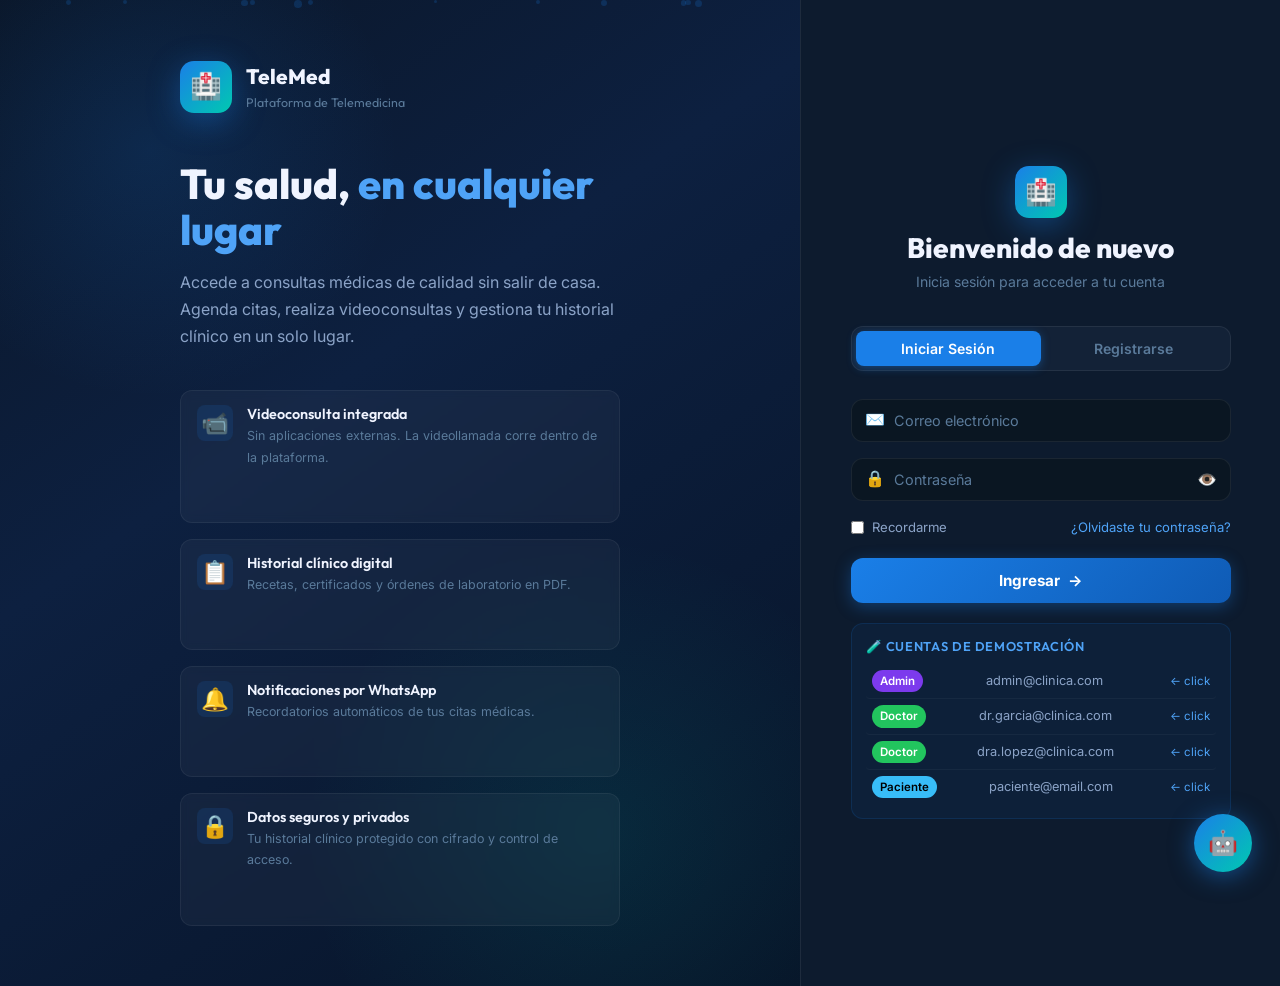
<file: videoconsulta.html>
<!DOCTYPE html>
<html lang="es">
<head>
  <meta charset="UTF-8">
  <meta name="viewport" content="width=device-width, initial-scale=1.0">
  <title>Videoconsulta — TeleMed</title>
  <link rel="stylesheet" href="css/main.css">
  <style>
    body { overflow: hidden; }

    .vc-layout {
      display: grid;
      grid-template-columns: 1fr 300px;
      grid-template-rows: var(--topbar-h) 1fr;
      height: 100vh;
      background: #000;
      gap: 0;
    }

    /* ── Topbar ── */
    .vc-topbar {
      grid-column: 1 / -1;
      height: var(--topbar-h);
      background: rgba(10,22,40,0.95);
      border-bottom: 1px solid var(--border);
      display: flex;
      align-items: center;
      padding: 0 20px;
      gap: 16px;
      backdrop-filter: blur(10px);
      z-index: 10;
    }
    .vc-topbar-logo {
      display: flex;
      align-items: center;
      gap: 10px;
      font-family: var(--font-heading);
      font-weight: 700;
      font-size: 1rem;
      color: var(--text-primary);
    }
    .vc-info {
      flex: 1;
      display: flex;
      align-items: center;
      gap: 16px;
      flex-wrap: wrap;
    }
    .vc-badge {
      display: flex;
      align-items: center;
      gap: 6px;
      font-size: 0.82rem;
      color: var(--text-secondary);
    }
    .vc-badge strong { color: var(--text-primary); }
    .vc-live-dot {
      width: 8px; height: 8px;
      background: var(--danger);
      border-radius: 50%;
      animation: pulse 1.5s infinite;
      box-shadow: 0 0 6px var(--danger);
    }

    /* ── Video principal ── */
    .vc-main {
      position: relative;
      background: #0a0a0f;
      display: flex;
      align-items: center;
      justify-content: center;
      overflow: hidden;
    }

    .vc-remote-video {
      width: 100%;
      height: 100%;
      object-fit: cover;
      display: none;
    }

    .vc-remote-placeholder {
      display: flex;
      flex-direction: column;
      align-items: center;
      gap: 16px;
      color: rgba(255,255,255,0.3);
    }
    .vc-avatar-large {
      width: 100px;
      height: 100px;
      border-radius: 50%;
      background: linear-gradient(135deg, var(--primary), var(--accent));
      display: flex;
      align-items: center;
      justify-content: center;
      font-size: 2.5rem;
      font-weight: 700;
      color: #fff;
      box-shadow: 0 0 40px rgba(26,127,232,0.3);
      animation: vc-pulse 2s ease-in-out infinite;
    }
    @keyframes vc-pulse {
      0%, 100% { box-shadow: 0 0 40px rgba(26,127,232,0.3); }
      50% { box-shadow: 0 0 60px rgba(26,127,232,0.6); }
    }

    .vc-connecting-text {
      font-size: 0.9rem;
      color: rgba(255,255,255,0.5);
      animation: pulse 1.5s infinite;
    }

    /* ── Self video (mini) ── */
    .vc-self {
      position: absolute;
      bottom: 90px;
      right: 16px;
      width: 180px;
      height: 120px;
      background: var(--bg-surface);
      border-radius: var(--radius);
      border: 2px solid rgba(26,127,232,0.5);
      overflow: hidden;
      display: flex;
      align-items: center;
      justify-content: center;
      z-index: 5;
      box-shadow: var(--shadow-lg);
      cursor: move;
    }
    .vc-self-placeholder {
      display: flex;
      flex-direction: column;
      align-items: center;
      gap: 6px;
      color: rgba(255,255,255,0.4);
      font-size: 0.75rem;
    }
    .vc-self-label {
      position: absolute;
      bottom: 6px;
      left: 8px;
      font-size: 0.7rem;
      background: rgba(0,0,0,0.6);
      color: #fff;
      padding: 2px 6px;
      border-radius: 4px;
    }

    /* ── Controles ── */
    .vc-controls {
      position: absolute;
      bottom: 0;
      left: 0;
      right: 0;
      padding: 16px 24px 20px;
      background: linear-gradient(transparent, rgba(0,0,0,0.85));
      display: flex;
      align-items: center;
      justify-content: center;
      gap: 14px;
      z-index: 5;
    }

    .vc-ctrl-btn {
      width: 52px;
      height: 52px;
      border-radius: 50%;
      border: none;
      display: flex;
      align-items: center;
      justify-content: center;
      font-size: 1.2rem;
      cursor: pointer;
      transition: all 0.2s;
      position: relative;
    }
    .vc-ctrl-btn:hover { transform: scale(1.1); }
    .vc-ctrl-btn:active { transform: scale(0.95); }

    .vc-ctrl-normal {
      background: rgba(255,255,255,0.12);
      color: #fff;
      border: 1px solid rgba(255,255,255,0.15);
    }
    .vc-ctrl-normal:hover { background: rgba(255,255,255,0.2); }
    .vc-ctrl-normal.muted {
      background: rgba(239,68,68,0.25);
      border-color: rgba(239,68,68,0.5);
      color: var(--danger);
    }

    .vc-ctrl-end {
      width: 60px;
      height: 60px;
      background: linear-gradient(135deg, #ef4444, #dc2626);
      color: #fff;
      box-shadow: 0 4px 20px rgba(239,68,68,0.5);
    }
    .vc-ctrl-end:hover {
      box-shadow: 0 6px 28px rgba(239,68,68,0.7);
      transform: scale(1.08) !important;
    }

    .vc-timer-display {
      color: rgba(255,255,255,0.7);
      font-size: 0.9rem;
      font-weight: 700;
      font-family: monospace;
      background: rgba(0,0,0,0.4);
      padding: 6px 14px;
      border-radius: var(--radius-full);
      border: 1px solid rgba(255,255,255,0.1);
      margin-left: 20px;
    }

    .vc-ctrl-tooltip {
      position: absolute;
      bottom: 110%;
      left: 50%;
      transform: translateX(-50%);
      background: rgba(0,0,0,0.8);
      color: #fff;
      font-size: 0.7rem;
      padding: 4px 8px;
      border-radius: 4px;
      white-space: nowrap;
      opacity: 0;
      pointer-events: none;
      transition: opacity 0.15s;
    }
    .vc-ctrl-btn:hover .vc-ctrl-tooltip { opacity: 1; }

    /* ── Panel chat ── */
    .vc-chat-panel {
      background: var(--bg-surface);
      border-left: 1px solid var(--border);
      display: flex;
      flex-direction: column;
      height: 100%;
      overflow: hidden;
    }
    .vc-chat-header {
      padding: 14px 16px;
      border-bottom: 1px solid var(--border);
      display: flex;
      align-items: center;
      justify-content: space-between;
    }
    .vc-chat-header h3 { font-size: 0.92rem; font-weight: 700; }

    /* Info del paciente (solo para doctor) */
    .vc-patient-info {
      padding: 12px 16px;
      border-bottom: 1px solid var(--border);
      background: rgba(26,127,232,0.05);
    }
    .vc-patient-info h4 { font-size: 0.82rem; font-weight: 700; color: var(--primary-light); margin-bottom: 8px; }
    .vc-patient-info-row { display: flex; justify-content: space-between; font-size: 0.78rem; color: var(--text-muted); margin-bottom: 3px; }
    .vc-patient-info-row span:last-child { color: var(--text-secondary); }

    /* Mensajes chat */
    .vc-chat-messages {
      flex: 1;
      overflow-y: auto;
      padding: 12px;
      display: flex;
      flex-direction: column;
      gap: 8px;
    }
    .vc-msg {
      max-width: 85%;
      padding: 8px 12px;
      border-radius: 12px;
      font-size: 0.82rem;
      line-height: 1.5;
    }
    .vc-msg.sent {
      background: var(--primary);
      color: #fff;
      align-self: flex-end;
      border-bottom-right-radius: 3px;
    }
    .vc-msg.received {
      background: var(--bg-card);
      border: 1px solid var(--border);
      color: var(--text-primary);
      align-self: flex-start;
      border-bottom-left-radius: 3px;
    }
    .vc-msg-time { font-size: 0.68rem; opacity: 0.6; margin-top: 3px; }
    .vc-msg.sent .vc-msg-time { text-align: right; }

    /* Input chat */
    .vc-chat-input-area {
      padding: 12px;
      border-top: 1px solid var(--border);
      display: flex;
      gap: 8px;
    }
    .vc-chat-input {
      flex: 1;
      background: var(--bg-card);
      border: 1px solid var(--border);
      border-radius: var(--radius);
      color: var(--text-primary);
      font-family: var(--font-body);
      font-size: 0.84rem;
      padding: 8px 12px;
      outline: none;
      resize: none;
      min-height: 38px;
      max-height: 80px;
    }
    .vc-chat-input:focus { border-color: var(--primary); }
    .vc-chat-send {
      width: 38px;
      background: var(--primary);
      border: none;
      border-radius: var(--radius);
      color: #fff;
      font-size: 1rem;
      cursor: pointer;
      transition: all 0.2s;
      flex-shrink: 0;
    }
    .vc-chat-send:hover { background: var(--primary-dark); }

    /* ── Modal fin de consulta ── */
    .end-modal-overlay {
      position: fixed;
      inset: 0;
      background: rgba(0,0,0,0.85);
      display: flex;
      align-items: center;
      justify-content: center;
      z-index: 100;
      backdrop-filter: blur(8px);
      display: none;
    }
    .end-modal-overlay.active { display: flex; }
    .end-modal-box {
      background: var(--bg-card);
      border: 1px solid var(--border);
      border-radius: var(--radius-xl);
      padding: 40px;
      max-width: 440px;
      width: 100%;
      text-align: center;
      box-shadow: var(--shadow-lg);
      animation: slideUp 0.3s ease;
    }

    /* ── Efectos de conexión ── */
    .vc-quality-indicator {
      display: flex;
      align-items: flex-end;
      gap: 2px;
      height: 16px;
    }
    .vc-quality-bar {
      width: 4px;
      background: var(--success);
      border-radius: 2px;
      transition: height 0.3s;
    }

    /* Responsive */
    @media (max-width: 768px) {
      .vc-layout { grid-template-columns: 1fr; grid-template-rows: var(--topbar-h) 1fr auto; }
      .vc-chat-panel { height: 250px; border-left: none; border-top: 1px solid var(--border); }
      .vc-self { width: 120px; height: 80px; bottom: 80px; }
    }
  </style>
</head>
<body>
<div class="vc-layout">

  <!-- ── Topbar ── -->
  <div class="vc-topbar">
    <div class="vc-topbar-logo">
      <span style="font-size:1.3rem;">🏥</span> TeleMed
    </div>
    <div style="width:1px;height:28px;background:var(--border);margin:0 4px;"></div>
    <div style="display:flex;align-items:center;gap:6px;">
      <div class="vc-live-dot"></div>
      <span style="font-size:0.8rem;font-weight:700;color:var(--danger);letter-spacing:0.05em;">EN VIVO</span>
    </div>
    <div class="vc-info">
      <div class="vc-badge"><strong id="vc-peer-name">Conectando...</strong></div>
      <div class="vc-badge">📅 <span id="vc-fecha"></span></div>
      <div class="vc-badge">
        <span>Calidad:</span>
        <div class="vc-quality-indicator" id="vc-quality">
          <div class="vc-quality-bar" style="height:5px;"></div>
          <div class="vc-quality-bar" style="height:9px;"></div>
          <div class="vc-quality-bar" style="height:13px;"></div>
        </div>
      </div>
    </div>
    <div style="margin-left:auto;display:flex;align-items:center;gap:10px;">
      <span id="vc-rol-badge" class="badge badge-primary"></span>
      <span id="vc-topbar-name" style="font-size:0.85rem;color:var(--text-secondary);"></span>
    </div>
  </div>

  <!-- ── Video principal ── -->
  <div class="vc-main" id="vc-main">

    <!-- Placeholder antes de conectar -->
    <div class="vc-remote-placeholder" id="vc-placeholder">
      <div class="vc-avatar-large" id="vc-remote-avatar">?</div>
      <div style="font-size:1rem;font-weight:600;color:rgba(255,255,255,0.6);" id="vc-remote-name-display">Esperando conexión...</div>
      <div class="vc-connecting-text" id="vc-status-text">🔄 Estableciendo videollamada segura...</div>
    </div>

    <!-- Self video -->
    <div class="vc-self" id="vc-self">
      <div class="vc-self-placeholder" id="vc-self-placeholder">
        <span style="font-size:1.5rem;" id="vc-self-avatar">👤</span>
        <span>Tú</span>
      </div>
      <div class="vc-self-label">Tú</div>
    </div>

    <!-- Controles -->
    <div class="vc-controls">
      <button class="vc-ctrl-btn vc-ctrl-normal" id="btn-mic" onclick="toggleMic()">
        🎙️
        <div class="vc-ctrl-tooltip">Silenciar micrófono</div>
      </button>
      <button class="vc-ctrl-btn vc-ctrl-normal" id="btn-cam" onclick="toggleCam()">
        📹
        <div class="vc-ctrl-tooltip">Apagar cámara</div>
      </button>
      <button class="vc-ctrl-btn vc-ctrl-normal" id="btn-screen" onclick="compartirPantalla()">
        🖥️
        <div class="vc-ctrl-tooltip">Compartir pantalla</div>
      </button>
      <button class="vc-ctrl-btn vc-ctrl-end" onclick="confirmarFin()">
        📵
        <div class="vc-ctrl-tooltip">Finalizar llamada</div>
      </button>
      <div class="vc-timer-display">⏱️ <span id="vc-timer">00:00</span></div>
    </div>
  </div>

  <!-- ── Panel derecho (chat + info) ── -->
  <div class="vc-chat-panel">

    <!-- Info paciente/doctor (según rol) -->
    <div class="vc-patient-info" id="vc-patient-info-panel">
      <h4 id="vc-info-panel-title">INFORMACIÓN</h4>
      <div id="vc-info-panel-body"></div>
    </div>

    <!-- Chat -->
    <div class="vc-chat-header">
      <h3>💬 Chat de consulta</h3>
      <span style="font-size:0.75rem;color:var(--text-muted);">Privado y seguro</span>
    </div>
    <div class="vc-chat-messages" id="vc-chat-msgs"></div>
    <div class="vc-chat-input-area">
      <textarea class="vc-chat-input" id="vc-chat-input" placeholder="Escribe un mensaje..." rows="1" onkeypress="chatKeyPress(event)"></textarea>
      <button class="vc-chat-send" onclick="enviarMensaje()">➤</button>
    </div>
  </div>
</div>

<!-- ── Modal: Confirmar fin ── -->
<div class="end-modal-overlay" id="end-modal">
  <div class="end-modal-box">
    <div style="font-size:3rem;margin-bottom:16px;">📵</div>
    <h2 style="margin-bottom:8px;">¿Finalizar la consulta?</h2>
    <p style="color:var(--text-muted);margin-bottom:24px;font-size:0.9rem;">Esta acción terminará la videollamada y registrará el tiempo de duración.</p>
    <div style="background:var(--bg-surface);border:1px solid var(--border);border-radius:var(--radius);padding:14px;margin-bottom:24px;text-align:left;">
      <div class="info-row"><span class="info-row-label">Duración</span><span class="info-row-value" id="end-duracion" style="font-weight:700;">00:00</span></div>
      <div class="info-row"><span class="info-row-label">Inicio</span><span class="info-row-value" id="end-inicio"></span></div>
    </div>
    <div style="display:flex;gap:12px;justify-content:center;">
      <button class="btn btn-secondary" onclick="document.getElementById('end-modal').classList.remove('active')">Continuar consulta</button>
      <button class="btn btn-danger" onclick="finalizarLlamada()" id="btn-fin-confirm">Finalizar</button>
    </div>
  </div>
</div>

<!-- ── Modal: Resumen post-consulta (doctor) ── -->
<div class="end-modal-overlay" id="post-modal">
  <div class="end-modal-box">
    <div style="font-size:3rem;margin-bottom:16px;">✅</div>
    <h2 style="margin-bottom:8px;">Consulta finalizada</h2>
    <p style="color:var(--text-muted);margin-bottom:24px;font-size:0.9rem;" id="post-duracion-msg">Duración: 00:00</p>
    <div id="post-actions" style="display:flex;gap:12px;justify-content:center;flex-wrap:wrap;"></div>
  </div>
</div>

<script src="js/data.js"></script>
<script src="js/auth.js"></script>
<script>
  let vcSesion = null;
  let vcCita = null;
  let vcRol = null;
  let timerInterval = null;
  let secondsElapsed = 0;
  let inicioConsulta = null;
  let micActivo = true;
  let camActiva = true;
  let compartiendo = false;

  document.addEventListener('DOMContentLoaded', () => {
    vcSesion = requireAuth();
    if (!vcSesion) return;

    const citaId = sessionStorage.getItem('videoconsulta_cita');
    vcRol = sessionStorage.getItem('videoconsulta_rol') || vcSesion.rol;

    if (!citaId) {
      showToast('No se encontró información de la cita.', 'error');
      setTimeout(() => history.back(), 2000);
      return;
    }

    vcCita = getCitas().find(c => c.id === citaId);
    if (!vcCita) {
      showToast('Cita no encontrada.', 'error');
      setTimeout(() => history.back(), 2000);
      return;
    }

    // Configurar interfaz
    const u = getUserById(vcSesion.userId);
    document.getElementById('vc-topbar-name').textContent = u?.nombre || '';
    document.getElementById('vc-rol-badge').textContent = vcRol === 'doctor' ? '👨‍⚕️ Médico' : '🧑 Paciente';
    document.getElementById('vc-fecha').textContent = formatFechaCorta(vcCita.fecha) + ' ' + vcCita.hora;
    document.getElementById('vc-self-avatar').textContent = u?.nombre?.[0] || '👤';

    // Nombre del otro participante
    let peerName = '';
    if (vcRol === 'doctor') {
      peerName = getPacienteNombre(vcCita.pacienteId);
      mostrarInfoPanelDoctor();
    } else {
      peerName = getDoctorNombre(vcCita.doctorId);
      mostrarInfoPanelPaciente();
    }
    document.getElementById('vc-remote-avatar').textContent = peerName?.[0] || '?';
    document.getElementById('vc-remote-name-display').textContent = peerName;
    document.getElementById('vc-peer-name').textContent = peerName;

    // Simular conexión progresiva
    simularConexion(peerName);

    // Timer
    inicioConsulta = new Date();
    timerInterval = setInterval(actualizarTimer, 1000);

    // Fecha modal fin
    document.getElementById('end-inicio').textContent = inicioConsulta.toLocaleTimeString('es-ES');

    // Mensaje inicial del chat
    setTimeout(() => {
      agregarMensajeChat('Sistema', `🔒 Sala segura iniciada. Solo ${peerName} y tú tienen acceso a esta videoconsulta.`, 'system');
    }, 3500);
  });

  // ── Simular conexión ──
  function simularConexion(peerName) {
    const statusEl = document.getElementById('vc-status-text');
    const pasos = [
      { t: 800, msg: '🔒 Verificando identidades...' },
      { t: 1800, msg: '📡 Estableciendo canal seguro WebRTC...' },
      { t: 2800, msg: '🎥 Activando cámara y micrófono...' },
      { t: 3500, msg: `✅ Conectado con ${peerName}` }
    ];
    pasos.forEach(p => {
      setTimeout(() => { statusEl.textContent = p.msg; }, p.t);
    });
    setTimeout(() => {
      statusEl.style.color = 'var(--success)';
      statusEl.style.animation = 'none';
      // Simular que la otra cámara aparece
      document.getElementById('vc-placeholder').innerHTML = `
        <div style="text-align:center;">
          <div class="vc-avatar-large" style="margin:0 auto 16px;">${peerName?.[0] || '?'}</div>
          <div style="color:rgba(255,255,255,0.8);font-weight:600;font-size:1rem;">${peerName}</div>
          <div style="color:var(--success);font-size:0.85rem;margin-top:6px;">● Conectado</div>
          <div style="color:rgba(255,255,255,0.3);font-size:0.78rem;margin-top:4px;">(Videollamada integrada — WebRTC)</div>
        </div>
      `;
      animarCalidad();
    }, 3500);
  }

  // ── Animar barras de calidad ──
  function animarCalidad() {
    const bars = document.querySelectorAll('.vc-quality-bar');
    const heights = ['5px','9px','13px'];
    setInterval(() => {
      const q = Math.random() > 0.15 ? 3 : Math.random() > 0.5 ? 2 : 1;
      bars.forEach((b, i) => {
        b.style.height = i < q ? heights[i] : '3px';
        b.style.background = q === 3 ? 'var(--success)' : q === 2 ? 'var(--warning)' : 'var(--danger)';
      });
    }, 2000);
  }

  // ── Timer ──
  function actualizarTimer() {
    secondsElapsed++;
    const min = String(Math.floor(secondsElapsed / 60)).padStart(2, '0');
    const sec = String(secondsElapsed % 60).padStart(2, '0');
    document.getElementById('vc-timer').textContent = `${min}:${sec}`;
    document.getElementById('end-duracion').textContent = `${min}:${sec}`;
  }

  // ── Controles ──
  function toggleMic() {
    micActivo = !micActivo;
    const btn = document.getElementById('btn-mic');
    btn.textContent = micActivo ? '🎙️' : '🔇';
    btn.classList.toggle('muted', !micActivo);
    btn.querySelector('.vc-ctrl-tooltip').textContent = micActivo ? 'Silenciar micrófono' : 'Activar micrófono';
    addSysMsg(micActivo ? 'Micrófono activado' : 'Micrófono silenciado');
  }

  function toggleCam() {
    camActiva = !camActiva;
    const btn = document.getElementById('btn-cam');
    btn.textContent = camActiva ? '📹' : '📷';
    btn.classList.toggle('muted', !camActiva);
    btn.querySelector('.vc-ctrl-tooltip').textContent = camActiva ? 'Apagar cámara' : 'Activar cámara';
    const selfPH = document.getElementById('vc-self-placeholder');
    selfPH.style.opacity = camActiva ? '0.5' : '1';
    addSysMsg(camActiva ? 'Cámara activada' : 'Cámara desactivada');
  }

  function compartirPantalla() {
    compartiendo = !compartiendo;
    const btn = document.getElementById('btn-screen');
    btn.classList.toggle('muted', compartiendo);
    btn.querySelector('.vc-ctrl-tooltip').textContent = compartiendo ? 'Dejar de compartir' : 'Compartir pantalla';
    addSysMsg(compartiendo ? '🖥️ Compartiendo pantalla...' : 'Pantalla compartida detenida');
    showToast(compartiendo ? 'Compartiendo pantalla (simulado)' : 'Pantalla dejada de compartir', 'info');
  }

  // ── Fin de llamada ──
  function confirmarFin() {
    document.getElementById('end-modal').classList.add('active');
  }

  function finalizarLlamada() {
    clearInterval(timerInterval);
    const min = String(Math.floor(secondsElapsed / 60)).padStart(2, '0');
    const sec = String(secondsElapsed % 60).padStart(2, '0');
    const duracion = `${min}:${sec}`;

    // Guardar metadatos en la cita
    if (vcCita) {
      const fin = new Date();
      actualizarCita(vcCita.id, {
        estado: vcRol === 'doctor' ? 'en_curso' : 'finalizada',
        videoInicio: inicioConsulta?.toISOString(),
        videoFin: fin.toISOString(),
        videoDuracion: duracion
      });
    }

    document.getElementById('end-modal').classList.remove('active');

    // Mostrar resumen post-consulta
    document.getElementById('post-duracion-msg').textContent = `Duración total: ${duracion}`;
    const actionsEl = document.getElementById('post-actions');

    if (vcRol === 'doctor') {
      actionsEl.innerHTML = `
        <button class="btn btn-success btn-lg" onclick="irFinalizarConsulta()">✅ Finalizar y registrar diagnóstico</button>
        <button class="btn btn-secondary" onclick="irPanel()">Volver al panel</button>
      `;
    } else {
      actionsEl.innerHTML = `
        <button class="btn btn-primary btn-lg" onclick="irPanel()">Ir a Mis Citas</button>
        <button class="btn btn-secondary" onclick="irDocumentos()">Ver mis documentos</button>
      `;
      // Notificación al paciente
      if (vcSesion) {
        addSysMsg('✅ Consulta finalizada. Puedes ver tus documentos en tu panel.');
      }
    }

    document.getElementById('post-modal').classList.add('active');
  }

  function irPanel() {
    const rutas = { doctor: 'dashboard-doctor.html', paciente: 'dashboard-paciente.html', admin: 'dashboard-admin.html' };
    window.location.href = rutas[vcRol] || 'dashboard-paciente.html';
  }

  function irFinalizarConsulta() {
    sessionStorage.setItem('finalizar_cita', vcCita?.id);
    window.location.href = 'dashboard-doctor.html';
  }

  function irDocumentos() {
    sessionStorage.setItem('open_section', 'documentos');
    window.location.href = 'dashboard-paciente.html';
  }

  // ── Chat ──
  function agregarMensajeChat(remitente, texto, tipo = 'received') {
    const msgs = document.getElementById('vc-chat-msgs');
    const hora = new Date().toLocaleTimeString('es-ES', { hour: '2-digit', minute: '2-digit' });

    if (tipo === 'system') {
      const div = document.createElement('div');
      div.style.cssText = 'text-align:center;font-size:0.75rem;color:var(--text-muted);padding:4px 0;';
      div.textContent = texto;
      msgs.appendChild(div);
    } else {
      const div = document.createElement('div');
      div.className = `vc-msg ${tipo}`;
      div.innerHTML = `${texto}<div class="vc-msg-time">${tipo === 'sent' ? 'Tú' : remitente} · ${hora}</div>`;
      msgs.appendChild(div);
    }
    msgs.scrollTop = msgs.scrollHeight;
  }

  function addSysMsg(texto) {
    agregarMensajeChat('', texto, 'system');
  }

  function enviarMensaje() {
    const input = document.getElementById('vc-chat-input');
    const texto = input.value.trim();
    if (!texto) return;
    agregarMensajeChat('Tú', texto, 'sent');
    input.value = '';

    // Simular respuesta automática
    setTimeout(() => {
      const peerName = document.getElementById('vc-peer-name').textContent;
      const respuestas = [
        'Entendido, gracias.',
        'Perfecto, lo tomo en cuenta.',
        '¿Me puede repetir eso?',
        'Sí, de acuerdo.',
        'Muy bien, continúemos.'
      ];
      if (Math.random() > 0.5) {
        agregarMensajeChat(peerName, respuestas[Math.floor(Math.random() * respuestas.length)], 'received');
      }
    }, 1500 + Math.random() * 2000);
  }

  function chatKeyPress(e) {
    if (e.key === 'Enter' && !e.shiftKey) {
      e.preventDefault();
      enviarMensaje();
    }
  }

  // ── Info panel ──
  function mostrarInfoPanelDoctor() {
    const pac = getPacienteById(vcCita.pacienteId);
    const u = getUserById(pac?.usuarioId);
    const hist = getHistorial().find(h => h.pacienteId === vcCita.pacienteId);
    const esp = getEspecialidadById(vcCita.especialidadId);

    document.getElementById('vc-info-panel-title').textContent = 'DATOS DEL PACIENTE';
    document.getElementById('vc-info-panel-body').innerHTML = `
      <div class="vc-patient-info-row"><span>Paciente</span><span>${u?.nombre || '?'}</span></div>
      <div class="vc-patient-info-row"><span>Especialidad</span><span>${esp?.nombre || '?'}</span></div>
      <div class="vc-patient-info-row"><span>Motivo</span><span style="max-width:140px;text-align:right;overflow:hidden;text-overflow:ellipsis;">${vcCita.motivo}</span></div>
      ${hist ? `
        <div class="vc-patient-info-row"><span>Grupo sanguíneo</span><span>${hist.grupoSanguineo || '—'}</span></div>
        ${hist.alergias.length ? `<div class="vc-patient-info-row"><span>⚠️ Alergias</span><span style="color:var(--danger);">${hist.alergias.join(', ')}</span></div>` : ''}
        ${hist.enfermedadesCronicas.length ? `<div class="vc-patient-info-row"><span>Enf. crónicas</span><span>${hist.enfermedadesCronicas.join(', ')}</span></div>` : ''}
      ` : ''}
    `;
  }

  function mostrarInfoPanelPaciente() {
    const doc = getDoctorById(vcCita.doctorId);
    const u = getUserById(doc?.usuarioId);
    const esp = getEspecialidadById(vcCita.especialidadId);

    document.getElementById('vc-info-panel-title').textContent = 'DATOS DE TU MÉDICO';
    document.getElementById('vc-info-panel-body').innerHTML = `
      <div class="vc-patient-info-row"><span>Doctor</span><span>${u?.nombre || '?'}</span></div>
      <div class="vc-patient-info-row"><span>Especialidad</span><span>${esp?.nombre || '?'}</span></div>
      <div class="vc-patient-info-row"><span>Credenciales</span><span>${doc?.credenciales || '?'}</span></div>
      <div class="vc-patient-info-row"><span>⭐ Calificación</span><span>${doc?.calificacion || '?'} / 5</span></div>
      <div class="vc-patient-info-row"><span>Consultas</span><span>${doc?.totalConsultas || 0}</span></div>
    `;
  }

  // Manejar salida de la página
  window.addEventListener('beforeunload', (e) => {
    if (timerInterval) {
      e.preventDefault();
      e.returnValue = '¿Seguro que deseas salir? La consulta se perderá.';
    }
  });
</script>
</body>
</html>
</file>
<file: css/main.css>
/* ============================================================
   main.css — Sistema de diseño global | Plataforma Telemedicina
   ============================================================ */

@import url('https://fonts.googleapis.com/css2?family=Inter:wght@300;400;500;600;700&family=Outfit:wght@400;500;600;700;800&display=swap');

/* ── Variables ── */
:root {
  --primary: #1a7fe8;
  --primary-dark: #0f5bb5;
  --primary-light: #4fa3f7;
  --primary-glow: rgba(26, 127, 232, 0.25);

  --secondary: #00c9b1;
  --secondary-dark: #00a896;
  --secondary-light: #4ddecf;

  --accent: #7c3aed;
  --accent-light: #a78bfa;

  --bg-base: #07101f;
  --bg-surface: #0d1b2e;
  --bg-card: #132237;
  --bg-card-hover: #1a2e48;
  --bg-input: #0a1622;
  --bg-sidebar: #0b1625;

  --border: rgba(255,255,255,0.07);
  --border-active: rgba(26,127,232,0.4);

  --text-primary: #f0f4ff;
  --text-secondary: #8ba3c7;
  --text-muted: #5a7a9a;

  --success: #22c55e;
  --warning: #f59e0b;
  --danger: #ef4444;
  --info: #38bdf8;
  --dark-badge: #64748b;

  --radius-sm: 8px;
  --radius: 12px;
  --radius-lg: 18px;
  --radius-xl: 24px;
  --radius-full: 9999px;

  --shadow-sm: 0 2px 8px rgba(0,0,0,0.3);
  --shadow: 0 4px 24px rgba(0,0,0,0.4);
  --shadow-lg: 0 8px 40px rgba(0,0,0,0.5);
  --shadow-glow: 0 0 30px rgba(26,127,232,0.2);

  --transition: 0.22s ease;
  --sidebar-w: 260px;
  --topbar-h: 64px;

  --font-body: 'Inter', sans-serif;
  --font-heading: 'Outfit', sans-serif;
}

/* ── Reset ── */
*, *::before, *::after { box-sizing: border-box; margin: 0; padding: 0; }

html { scroll-behavior: smooth; font-size: 16px; }

body {
  font-family: var(--font-body);
  background: var(--bg-base);
  color: var(--text-primary);
  min-height: 100vh;
  line-height: 1.6;
  -webkit-font-smoothing: antialiased;
}

/* ── Scrollbar ── */
::-webkit-scrollbar { width: 6px; height: 6px; }
::-webkit-scrollbar-track { background: var(--bg-surface); }
::-webkit-scrollbar-thumb { background: var(--primary-dark); border-radius: 4px; }
::-webkit-scrollbar-thumb:hover { background: var(--primary); }

/* ── Tipografía ── */
h1, h2, h3, h4, h5, h6 { font-family: var(--font-heading); line-height: 1.25; color: var(--text-primary); }
h1 { font-size: 2rem; font-weight: 800; }
h2 { font-size: 1.6rem; font-weight: 700; }
h3 { font-size: 1.25rem; font-weight: 600; }
h4 { font-size: 1.05rem; font-weight: 600; }
p { color: var(--text-secondary); }
a { color: var(--primary-light); text-decoration: none; transition: color var(--transition); }
a:hover { color: var(--primary); }

/* ── Botones ── */
.btn {
  display: inline-flex;
  align-items: center;
  gap: 8px;
  padding: 10px 20px;
  border-radius: var(--radius);
  border: none;
  font-family: var(--font-body);
  font-size: 0.9rem;
  font-weight: 600;
  cursor: pointer;
  transition: all var(--transition);
  white-space: nowrap;
}
.btn:active { transform: scale(0.97); }
.btn-primary {
  background: linear-gradient(135deg, var(--primary) 0%, var(--primary-dark) 100%);
  color: #fff;
  box-shadow: 0 4px 16px rgba(26,127,232,0.35);
}
.btn-primary:hover { box-shadow: 0 6px 24px rgba(26,127,232,0.5); transform: translateY(-1px); }
.btn-secondary {
  background: rgba(255,255,255,0.06);
  color: var(--text-primary);
  border: 1px solid var(--border);
}
.btn-secondary:hover { background: rgba(255,255,255,0.1); }
.btn-success { background: var(--success); color: #fff; }
.btn-success:hover { background: #16a34a; transform: translateY(-1px); }
.btn-danger { background: var(--danger); color: #fff; }
.btn-danger:hover { background: #dc2626; transform: translateY(-1px); }
.btn-warning { background: var(--warning); color: #000; }
.btn-warning:hover { background: #d97706; transform: translateY(-1px); }
.btn-info { background: var(--info); color: #000; }
.btn-outline {
  background: transparent;
  border: 1px solid var(--primary);
  color: var(--primary);
}
.btn-outline:hover { background: var(--primary-glow); }
.btn-sm { padding: 6px 14px; font-size: 0.82rem; }
.btn-lg { padding: 14px 28px; font-size: 1rem; }
.btn-full { width: 100%; justify-content: center; }
.btn:disabled { opacity: 0.5; cursor: not-allowed; transform: none !important; }
.btn-icon { padding: 8px; border-radius: var(--radius-sm); }

/* ── Cards ── */
.card {
  background: var(--bg-card);
  border: 1px solid var(--border);
  border-radius: var(--radius-lg);
  padding: 24px;
  transition: all var(--transition);
}
.card:hover { border-color: var(--border-active); box-shadow: var(--shadow-glow); }
.card-sm { padding: 16px; border-radius: var(--radius); }
.card-header { display: flex; justify-content: space-between; align-items: center; margin-bottom: 20px; }
.card-title { font-family: var(--font-heading); font-size: 1.05rem; font-weight: 700; color: var(--text-primary); }
.card-subtitle { font-size: 0.82rem; color: var(--text-muted); margin-top: 2px; }

/* ── Badges ── */
.badge {
  display: inline-flex;
  align-items: center;
  padding: 3px 10px;
  border-radius: var(--radius-full);
  font-size: 0.75rem;
  font-weight: 600;
  letter-spacing: 0.02em;
}
.badge-success { background: rgba(34,197,94,0.15); color: var(--success); border: 1px solid rgba(34,197,94,0.3); }
.badge-warning { background: rgba(245,158,11,0.15); color: var(--warning); border: 1px solid rgba(245,158,11,0.3); }
.badge-danger { background: rgba(239,68,68,0.15); color: var(--danger); border: 1px solid rgba(239,68,68,0.3); }
.badge-info { background: rgba(56,189,248,0.15); color: var(--info); border: 1px solid rgba(56,189,248,0.3); }
.badge-primary { background: rgba(26,127,232,0.15); color: var(--primary-light); border: 1px solid rgba(26,127,232,0.3); }
.badge-secondary { background: rgba(90,122,154,0.15); color: var(--text-secondary); border: 1px solid rgba(90,122,154,0.3); }
.badge-dark { background: rgba(100,116,139,0.15); color: var(--dark-badge); border: 1px solid rgba(100,116,139,0.3); }

/* ── Formularios ── */
.form-group { display: flex; flex-direction: column; gap: 6px; margin-bottom: 16px; }
.form-label { font-size: 0.85rem; font-weight: 600; color: var(--text-secondary); letter-spacing: 0.03em; }
.form-control {
  background: var(--bg-input);
  border: 1px solid var(--border);
  border-radius: var(--radius);
  color: var(--text-primary);
  font-family: var(--font-body);
  font-size: 0.9rem;
  padding: 10px 14px;
  transition: all var(--transition);
  outline: none;
  width: 100%;
}
.form-control:focus { border-color: var(--primary); box-shadow: 0 0 0 3px var(--primary-glow); }
.form-control::placeholder { color: var(--text-muted); }
select.form-control { cursor: pointer; appearance: none; background-image: url("data:image/svg+xml,%3Csvg xmlns='http://www.w3.org/2000/svg' width='12' height='12' viewBox='0 0 12 12'%3E%3Cpath fill='%238ba3c7' d='M6 8L1 3h10z'/%3E%3C/svg%3E"); background-repeat: no-repeat; background-position: right 12px center; padding-right: 36px; }
textarea.form-control { resize: vertical; min-height: 90px; }
.form-row { display: grid; grid-template-columns: 1fr 1fr; gap: 16px; }
.form-row-3 { display: grid; grid-template-columns: 1fr 1fr 1fr; gap: 16px; }
.form-error { font-size: 0.8rem; color: var(--danger); margin-top: 2px; }
.form-hint { font-size: 0.8rem; color: var(--text-muted); margin-top: 2px; }

/* ── Tablas ── */
.table-wrapper { overflow-x: auto; border-radius: var(--radius); border: 1px solid var(--border); }
table { width: 100%; border-collapse: collapse; font-size: 0.88rem; }
thead th {
  background: rgba(26,127,232,0.08);
  color: var(--text-secondary);
  font-weight: 600;
  font-size: 0.8rem;
  letter-spacing: 0.05em;
  text-transform: uppercase;
  padding: 12px 16px;
  text-align: left;
  border-bottom: 1px solid var(--border);
}
tbody tr {
  border-bottom: 1px solid var(--border);
  transition: background var(--transition);
}
tbody tr:last-child { border-bottom: none; }
tbody tr:hover { background: rgba(255,255,255,0.03); }
td { padding: 12px 16px; color: var(--text-secondary); vertical-align: middle; }
td strong { color: var(--text-primary); }

/* ── KPI Cards ── */
.kpi-grid { display: grid; grid-template-columns: repeat(auto-fill, minmax(200px, 1fr)); gap: 16px; margin-bottom: 24px; }
.kpi-card {
  background: var(--bg-card);
  border: 1px solid var(--border);
  border-radius: var(--radius-lg);
  padding: 20px;
  display: flex;
  flex-direction: column;
  gap: 8px;
  transition: all var(--transition);
  position: relative;
  overflow: hidden;
}
.kpi-card::before {
  content: '';
  position: absolute;
  top: 0; left: 0; right: 0;
  height: 3px;
  background: var(--kpi-color, var(--primary));
}
.kpi-card:hover { transform: translateY(-2px); box-shadow: var(--shadow-glow); }
.kpi-icon { font-size: 1.8rem; }
.kpi-value { font-family: var(--font-heading); font-size: 2rem; font-weight: 800; color: var(--text-primary); }
.kpi-label { font-size: 0.82rem; color: var(--text-muted); font-weight: 500; }
.kpi-trend { font-size: 0.78rem; color: var(--success); font-weight: 600; }

/* ── Modales ── */
.modal-overlay {
  position: fixed; inset: 0;
  background: rgba(0,0,0,0.75);
  backdrop-filter: blur(4px);
  display: none;
  align-items: center;
  justify-content: center;
  z-index: 1000;
  padding: 20px;
}
.modal-overlay.active { display: flex; animation: fadeIn 0.2s ease; }
.modal-box {
  background: var(--bg-card);
  border: 1px solid var(--border);
  border-radius: var(--radius-xl);
  width: 100%;
  max-width: 480px;
  max-height: 90vh;
  overflow-y: auto;
  box-shadow: var(--shadow-lg);
  animation: slideUp 0.25s ease;
}
.modal-lg { max-width: 700px; }
.modal-xl { max-width: 900px; }
.modal-header {
  display: flex;
  align-items: center;
  justify-content: space-between;
  padding: 20px 24px 0;
  border-bottom: 1px solid var(--border);
  padding-bottom: 16px;
  margin-bottom: 4px;
}
.modal-header h3 { font-size: 1.1rem; font-weight: 700; }
.modal-body { padding: 20px 24px; }
.modal-footer { padding: 0 24px 20px; display: flex; gap: 10px; justify-content: flex-end; }
.modal-close-btn {
  background: none; border: none; color: var(--text-muted);
  font-size: 1.4rem; cursor: pointer; line-height: 1;
  padding: 0 4px;
}
.modal-close-btn:hover { color: var(--text-primary); }

/* ── Toast ── */
.toast-container {
  position: fixed;
  bottom: 24px;
  right: 24px;
  z-index: 9999;
}
.toast {
  display: flex;
  align-items: center;
  gap: 10px;
  padding: 14px 20px;
  border-radius: var(--radius);
  font-size: 0.9rem;
  font-weight: 500;
  box-shadow: var(--shadow-lg);
  animation: slideUp 0.3s ease;
  max-width: 380px;
  min-width: 280px;
}
.toast-success { background: rgba(34,197,94,0.15); border: 1px solid rgba(34,197,94,0.4); color: var(--success); }
.toast-error { background: rgba(239,68,68,0.15); border: 1px solid rgba(239,68,68,0.4); color: var(--danger); }
.toast-warning { background: rgba(245,158,11,0.15); border: 1px solid rgba(245,158,11,0.4); color: var(--warning); }
.toast-info { background: rgba(26,127,232,0.15); border: 1px solid rgba(26,127,232,0.4); color: var(--primary-light); }
.toast-msg { flex: 1; }
.toast-close { background: none; border: none; color: inherit; font-size: 1.2rem; cursor: pointer; opacity: 0.7; }
.toast-close:hover { opacity: 1; }

/* ── Avatar ── */
.avatar {
  width: 40px; height: 40px;
  border-radius: 50%;
  background: linear-gradient(135deg, var(--primary) 0%, var(--accent) 100%);
  display: flex; align-items: center; justify-content: center;
  font-weight: 700; font-size: 0.9rem; color: #fff;
  flex-shrink: 0;
}
.avatar-lg { width: 56px; height: 56px; font-size: 1.1rem; }
.avatar-xl { width: 80px; height: 80px; font-size: 1.5rem; }

/* ── Sidebar Layout ── */
.app-layout {
  display: flex;
  min-height: 100vh;
}
.sidebar {
  width: var(--sidebar-w);
  background: var(--bg-sidebar);
  border-right: 1px solid var(--border);
  display: flex;
  flex-direction: column;
  position: fixed;
  top: 0; left: 0; bottom: 0;
  z-index: 100;
  transition: transform var(--transition);
}
.sidebar-logo {
  display: flex;
  align-items: center;
  gap: 12px;
  padding: 20px 20px 16px;
  border-bottom: 1px solid var(--border);
}
.sidebar-logo-icon {
  width: 38px; height: 38px;
  background: linear-gradient(135deg, var(--primary), var(--secondary));
  border-radius: 10px;
  display: flex; align-items: center; justify-content: center;
  font-size: 1.2rem;
}
.sidebar-logo-text { font-family: var(--font-heading); font-weight: 700; font-size: 1rem; color: var(--text-primary); }
.sidebar-logo-sub { font-size: 0.72rem; color: var(--text-muted); }

.sidebar-nav { flex: 1; padding: 12px 10px; overflow-y: auto; }
.nav-section-label {
  font-size: 0.7rem;
  font-weight: 600;
  text-transform: uppercase;
  letter-spacing: 0.08em;
  color: var(--text-muted);
  padding: 12px 10px 6px;
}
.nav-item {
  display: flex;
  align-items: center;
  gap: 10px;
  padding: 10px 12px;
  border-radius: var(--radius);
  color: var(--text-secondary);
  font-size: 0.88rem;
  font-weight: 500;
  cursor: pointer;
  transition: all var(--transition);
  margin-bottom: 2px;
  position: relative;
}
.nav-item:hover { background: rgba(26,127,232,0.1); color: var(--text-primary); }
.nav-item.active {
  background: rgba(26,127,232,0.15);
  color: var(--primary-light);
  font-weight: 600;
}
.nav-item.active::before {
  content: '';
  position: absolute;
  left: 0; top: 25%; bottom: 25%;
  width: 3px;
  background: var(--primary);
  border-radius: 2px;
}
.nav-icon { font-size: 1.1rem; width: 20px; text-align: center; }
.nav-badge {
  margin-left: auto;
  background: var(--danger);
  color: #fff;
  font-size: 0.7rem;
  font-weight: 700;
  padding: 1px 6px;
  border-radius: var(--radius-full);
}

.sidebar-footer {
  padding: 14px 10px;
  border-top: 1px solid var(--border);
}
.user-mini {
  display: flex;
  align-items: center;
  gap: 10px;
  padding: 8px 10px;
  border-radius: var(--radius);
  cursor: pointer;
}
.user-mini:hover { background: rgba(255,255,255,0.05); }
.user-mini-name { font-size: 0.85rem; font-weight: 600; color: var(--text-primary); }
.user-mini-role { font-size: 0.72rem; color: var(--text-muted); }

/* ── Main Content ── */
.main-content {
  margin-left: var(--sidebar-w);
  flex: 1;
  display: flex;
  flex-direction: column;
  min-height: 100vh;
}

/* ── Topbar ── */
.topbar {
  height: var(--topbar-h);
  background: var(--bg-surface);
  border-bottom: 1px solid var(--border);
  display: flex;
  align-items: center;
  padding: 0 28px;
  gap: 16px;
  position: sticky;
  top: 0;
  z-index: 50;
  backdrop-filter: blur(12px);
}
.topbar-title { font-family: var(--font-heading); font-size: 1.1rem; font-weight: 700; flex: 1; }
.topbar-actions { display: flex; align-items: center; gap: 12px; }
.notif-btn {
  position: relative;
  background: rgba(255,255,255,0.05);
  border: 1px solid var(--border);
  border-radius: var(--radius);
  width: 38px; height: 38px;
  display: flex; align-items: center; justify-content: center;
  cursor: pointer;
  font-size: 1.1rem;
  transition: all var(--transition);
}
.notif-btn:hover { background: rgba(26,127,232,0.1); border-color: var(--primary); }
.notif-dot {
  position: absolute;
  top: 6px; right: 6px;
  width: 8px; height: 8px;
  background: var(--danger);
  border-radius: 50%;
  border: 2px solid var(--bg-surface);
}

/* ── Page Content ── */
.page-content { padding: 28px; flex: 1; }
.page-header { margin-bottom: 24px; }
.page-header h2 { font-size: 1.5rem; font-weight: 700; }
.page-header p { font-size: 0.88rem; color: var(--text-muted); margin-top: 4px; }

/* ── Section ── */
.section { margin-bottom: 28px; }
.section-header { display: flex; align-items: center; justify-content: space-between; margin-bottom: 16px; }
.section-title { font-size: 1.05rem; font-weight: 700; }

/* ── Tabs ── */
.tabs { display: flex; gap: 4px; border-bottom: 1px solid var(--border); margin-bottom: 24px; }
.tab-btn {
  background: none;
  border: none;
  color: var(--text-muted);
  font-family: var(--font-body);
  font-size: 0.88rem;
  font-weight: 500;
  padding: 10px 16px;
  cursor: pointer;
  border-bottom: 2px solid transparent;
  transition: all var(--transition);
  margin-bottom: -1px;
}
.tab-btn:hover { color: var(--text-primary); }
.tab-btn.active {
  color: var(--primary-light);
  border-bottom-color: var(--primary);
  font-weight: 600;
}
.tab-pane { display: none; }
.tab-pane.active { display: block; }

/* ── Search / Filters ── */
.filters-bar {
  display: flex;
  gap: 12px;
  align-items: center;
  flex-wrap: wrap;
  margin-bottom: 16px;
}
.search-input-wrapper {
  position: relative;
  flex: 1;
  min-width: 220px;
}
.search-icon { position: absolute; left: 12px; top: 50%; transform: translateY(-50%); color: var(--text-muted); font-size: 0.9rem; }
.search-input { padding-left: 36px !important; }

/* ── Stepper ── */
.stepper { display: flex; align-items: center; gap: 0; margin-bottom: 32px; }
.step {
  display: flex;
  flex-direction: column;
  align-items: center;
  flex: 1;
  position: relative;
}
.step::after {
  content: '';
  position: absolute;
  top: 18px; left: 50%;
  width: 100%; height: 2px;
  background: var(--border);
}
.step:last-child::after { display: none; }
.step.done::after, .step.active::after { background: var(--primary); }
.step-circle {
  width: 36px; height: 36px;
  border-radius: 50%;
  background: var(--bg-card);
  border: 2px solid var(--border);
  display: flex; align-items: center; justify-content: center;
  font-size: 0.85rem;
  font-weight: 700;
  z-index: 1;
  transition: all var(--transition);
  color: var(--text-muted);
}
.step.done .step-circle { background: var(--primary); border-color: var(--primary); color: #fff; }
.step.active .step-circle { background: var(--bg-card); border-color: var(--primary); color: var(--primary); box-shadow: 0 0 0 4px var(--primary-glow); }
.step-label { font-size: 0.75rem; margin-top: 8px; color: var(--text-muted); font-weight: 500; text-align: center; }
.step.active .step-label { color: var(--primary-light); }
.step.done .step-label { color: var(--success); }

/* ── Calificación de estrellas ── */
.stars { display: flex; gap: 4px; }
.star { font-size: 1rem; cursor: pointer; color: var(--text-muted); transition: color 0.1s; }
.star.active { color: var(--warning); }

/* ── Slot de horario ── */
.slots-grid { display: flex; flex-wrap: wrap; gap: 8px; }
.slot-btn {
  padding: 8px 14px;
  border: 1px solid var(--border);
  border-radius: var(--radius);
  background: var(--bg-card);
  color: var(--text-secondary);
  font-size: 0.84rem;
  font-weight: 600;
  cursor: pointer;
  transition: all var(--transition);
}
.slot-btn:hover { border-color: var(--primary); color: var(--primary-light); }
.slot-btn.selected {
  background: var(--primary);
  border-color: var(--primary);
  color: #fff;
}
.slot-btn.occupied { opacity: 0.35; cursor: not-allowed; }

/* ── Notificaciones panel ── */
.notif-list { display: flex; flex-direction: column; gap: 8px; }
.notif-item {
  display: flex;
  gap: 12px;
  padding: 12px;
  border-radius: var(--radius);
  background: var(--bg-card);
  border: 1px solid var(--border);
  transition: all var(--transition);
  cursor: pointer;
}
.notif-item:hover { border-color: var(--border-active); }
.notif-item.unread { border-left: 3px solid var(--primary); }
.notif-content { flex: 1; }
.notif-text { font-size: 0.85rem; color: var(--text-primary); }
.notif-time { font-size: 0.75rem; color: var(--text-muted); margin-top: 4px; }

/* ── Doctor card ── */
.doctor-card {
  background: var(--bg-card);
  border: 1px solid var(--border);
  border-radius: var(--radius-lg);
  padding: 20px;
  cursor: pointer;
  transition: all var(--transition);
}
.doctor-card:hover {
  border-color: var(--primary);
  transform: translateY(-3px);
  box-shadow: var(--shadow-glow);
}
.doctor-card.selected {
  border-color: var(--primary);
  background: rgba(26,127,232,0.08);
}
.doctor-card-header { display: flex; align-items: center; gap: 14px; margin-bottom: 12px; }
.doctor-info h4 { font-size: 0.95rem; font-weight: 700; }
.doctor-info p { font-size: 0.8rem; color: var(--text-muted); }
.doctor-rating { display: flex; align-items: center; gap: 4px; font-size: 0.82rem; color: var(--warning); font-weight: 600; }
.doctor-tarifa { font-size: 1.1rem; font-weight: 700; color: var(--secondary); }
.doctor-tarifa-label { font-size: 0.75rem; color: var(--text-muted); }

/* ── Historial clínico ── */
.hist-section { margin-bottom: 20px; }
.hist-label { font-size: 0.8rem; font-weight: 600; color: var(--text-muted); text-transform: uppercase; letter-spacing: 0.05em; margin-bottom: 8px; }
.hist-tags { display: flex; flex-wrap: wrap; gap: 6px; }
.hist-tag {
  padding: 4px 12px;
  border-radius: var(--radius-full);
  background: rgba(26,127,232,0.1);
  border: 1px solid rgba(26,127,232,0.2);
  font-size: 0.8rem;
  color: var(--primary-light);
}
.hist-tag.danger { background: rgba(239,68,68,0.1); border-color: rgba(239,68,68,0.2); color: var(--danger); }
.hist-tag.success { background: rgba(34,197,94,0.1); border-color: rgba(34,197,94,0.2); color: var(--success); }

/* ── Agenda/Calendario ── */
.agenda-grid { display: grid; grid-template-columns: repeat(7, 1fr); gap: 4px; }
.agenda-day-header { text-align: center; font-size: 0.75rem; color: var(--text-muted); font-weight: 600; padding: 4px; }
.agenda-cell {
  min-height: 80px;
  background: var(--bg-card);
  border: 1px solid var(--border);
  border-radius: var(--radius-sm);
  padding: 6px;
  font-size: 0.75rem;
}
.agenda-cell.today { border-color: var(--primary); }
.agenda-cell-num { font-weight: 600; color: var(--text-secondary); margin-bottom: 4px; }
.agenda-cita {
  background: rgba(26,127,232,0.15);
  border-radius: 4px;
  padding: 2px 6px;
  margin-bottom: 2px;
  color: var(--primary-light);
  font-size: 0.72rem;
  cursor: pointer;
}
.agenda-cita:hover { background: rgba(26,127,232,0.25); }

/* ── Empty state ── */
.empty-state {
  text-align: center;
  padding: 60px 20px;
  color: var(--text-muted);
}
.empty-state-icon { font-size: 3rem; margin-bottom: 16px; opacity: 0.4; }
.empty-state h3 { color: var(--text-secondary); margin-bottom: 8px; }
.empty-state p { font-size: 0.88rem; }

/* ── Separator ── */
.separator { height: 1px; background: var(--border); margin: 20px 0; }

/* ── Inline form (flex) ── */
.inline-form { display: flex; gap: 10px; align-items: flex-end; }

/* ── Responsivo ── */
@media (max-width: 900px) {
  .sidebar { transform: translateX(-100%); }
  .sidebar.open { transform: translateX(0); }
  .main-content { margin-left: 0; }
  .form-row { grid-template-columns: 1fr; }
  .form-row-3 { grid-template-columns: 1fr; }
  .kpi-grid { grid-template-columns: 1fr 1fr; }
}
@media (max-width: 480px) {
  .page-content { padding: 16px; }
  .kpi-grid { grid-template-columns: 1fr; }
  .topbar { padding: 0 16px; }
  .modal-box { max-width: 100%; }
}

/* ── Animaciones ── */
@keyframes fadeIn {
  from { opacity: 0; }
  to { opacity: 1; }
}
@keyframes slideUp {
  from { transform: translateY(20px); opacity: 0; }
  to { transform: translateY(0); opacity: 1; }
}
@keyframes pulse {
  0%, 100% { opacity: 1; }
  50% { opacity: 0.5; }
}
@keyframes spin {
  to { transform: rotate(360deg); }
}
.animate-fade { animation: fadeIn 0.3s ease; }
.animate-slide { animation: slideUp 0.3s ease; }

/* ── Loader ── */
.loader {
  width: 24px; height: 24px;
  border: 3px solid var(--border);
  border-top-color: var(--primary);
  border-radius: 50%;
  animation: spin 0.7s linear infinite;
}

/* ── Divider with text ── */
.divider-text {
  display: flex;
  align-items: center;
  gap: 12px;
  color: var(--text-muted);
  font-size: 0.82rem;
  margin: 20px 0;
}
.divider-text::before, .divider-text::after {
  content: '';
  flex: 1;
  height: 1px;
  background: var(--border);
}

/* ── Dropdown ── */
.dropdown { position: relative; }
.dropdown-menu {
  position: absolute;
  top: calc(100% + 6px);
  right: 0;
  background: var(--bg-card);
  border: 1px solid var(--border);
  border-radius: var(--radius);
  min-width: 180px;
  box-shadow: var(--shadow-lg);
  z-index: 200;
  display: none;
  animation: slideUp 0.15s ease;
}
.dropdown-menu.open { display: block; }
.dropdown-item {
  display: flex;
  align-items: center;
  gap: 10px;
  padding: 10px 14px;
  font-size: 0.87rem;
  color: var(--text-secondary);
  cursor: pointer;
  transition: all var(--transition);
}
.dropdown-item:hover { background: rgba(255,255,255,0.05); color: var(--text-primary); }
.dropdown-item.danger:hover { color: var(--danger); }
.dropdown-divider { height: 1px; background: var(--border); margin: 4px 0; }

/* ── Chatbot ── */
.chatbot-fab {
  position: fixed;
  bottom: 28px; right: 28px;
  width: 58px; height: 58px;
  background: linear-gradient(135deg, var(--primary), var(--secondary));
  border-radius: 50%;
  border: none;
  cursor: pointer;
  display: flex; align-items: center; justify-content: center;
  font-size: 1.5rem;
  box-shadow: 0 4px 24px rgba(26,127,232,0.5);
  z-index: 900;
  transition: all var(--transition);
}
.chatbot-fab:hover { transform: scale(1.1); box-shadow: 0 6px 32px rgba(26,127,232,0.7); }
.chatbot-window {
  position: fixed;
  bottom: 100px; right: 28px;
  width: 340px;
  background: var(--bg-card);
  border: 1px solid var(--border);
  border-radius: var(--radius-xl);
  box-shadow: var(--shadow-lg);
  z-index: 900;
  display: none;
  animation: slideUp 0.25s ease;
  overflow: hidden;
}
.chatbot-window.open { display: flex; flex-direction: column; }
.chatbot-header {
  background: linear-gradient(135deg, var(--primary), var(--secondary));
  padding: 14px 16px;
  display: flex;
  align-items: center;
  gap: 10px;
}
.chatbot-header-info h4 { font-size: 0.9rem; color: #fff; }
.chatbot-header-info p { font-size: 0.75rem; color: rgba(255,255,255,0.7); }
.chatbot-body { flex: 1; padding: 16px; height: 280px; overflow-y: auto; display: flex; flex-direction: column; gap: 8px; }
.chat-msg {
  max-width: 80%;
  padding: 8px 12px;
  border-radius: 12px;
  font-size: 0.83rem;
  line-height: 1.5;
}
.chat-msg.bot {
  background: rgba(26,127,232,0.12);
  border: 1px solid rgba(26,127,232,0.2);
  color: var(--text-primary);
  align-self: flex-start;
  border-bottom-left-radius: 3px;
}
.chat-msg.user {
  background: var(--primary);
  color: #fff;
  align-self: flex-end;
  border-bottom-right-radius: 3px;
}
.chat-options { display: flex; flex-wrap: wrap; gap: 6px; margin-top: 4px; }
.chat-option {
  padding: 4px 10px;
  border: 1px solid var(--primary);
  border-radius: var(--radius-full);
  font-size: 0.78rem;
  color: var(--primary-light);
  cursor: pointer;
  transition: all var(--transition);
}
.chat-option:hover { background: rgba(26,127,232,0.15); }
.chatbot-input-area {
  display: flex;
  gap: 8px;
  padding: 12px;
  border-top: 1px solid var(--border);
}
.chatbot-input {
  flex: 1;
  background: var(--bg-input);
  border: 1px solid var(--border);
  border-radius: var(--radius);
  color: var(--text-primary);
  font-size: 0.85rem;
  padding: 8px 12px;
  outline: none;
}
.chatbot-input:focus { border-color: var(--primary); }
.chatbot-send {
  background: var(--primary);
  border: none;
  border-radius: var(--radius);
  width: 36px;
  display: flex; align-items: center; justify-content: center;
  cursor: pointer;
  color: #fff;
  font-size: 1rem;
  transition: all var(--transition);
}
.chatbot-send:hover { background: var(--primary-dark); }

/* ── Videoconsulta ── */
.video-layout {
  display: grid;
  grid-template-columns: 1fr 300px;
  gap: 16px;
  height: calc(100vh - var(--topbar-h) - 56px);
}
.video-main {
  background: #000;
  border-radius: var(--radius-lg);
  overflow: hidden;
  position: relative;
  display: flex;
  align-items: center;
  justify-content: center;
}
.video-placeholder {
  display: flex;
  flex-direction: column;
  align-items: center;
  gap: 16px;
  color: rgba(255,255,255,0.5);
}
.video-self {
  position: absolute;
  bottom: 16px; right: 16px;
  width: 160px; height: 100px;
  background: var(--bg-surface);
  border-radius: var(--radius);
  border: 2px solid var(--primary);
  overflow: hidden;
  display: flex; align-items: center; justify-content: center;
  color: rgba(255,255,255,0.5);
  font-size: 0.8rem;
}
.video-controls {
  position: absolute;
  bottom: 0; left: 0; right: 0;
  padding: 16px;
  background: linear-gradient(transparent, rgba(0,0,0,0.8));
  display: flex;
  align-items: center;
  justify-content: center;
  gap: 12px;
}
.video-btn {
  width: 48px; height: 48px;
  border-radius: 50%;
  border: none;
  cursor: pointer;
  display: flex; align-items: center; justify-content: center;
  font-size: 1.2rem;
  transition: all var(--transition);
}
.video-btn-normal { background: rgba(255,255,255,0.15); color: #fff; }
.video-btn-normal:hover { background: rgba(255,255,255,0.25); transform: scale(1.05); }
.video-btn-end { background: var(--danger); color: #fff; width: 56px; height: 56px; }
.video-btn-end:hover { background: #dc2626; transform: scale(1.08); }
.video-timer { color: rgba(255,255,255,0.8); font-size: 0.85rem; font-weight: 600; font-family: monospace; margin-left: auto; margin-right: 16px; }
.chat-panel {
  background: var(--bg-card);
  border: 1px solid var(--border);
  border-radius: var(--radius-lg);
  display: flex;
  flex-direction: column;
}
.chat-panel-header {
  padding: 14px 16px;
  border-bottom: 1px solid var(--border);
  font-weight: 700;
  font-size: 0.9rem;
}
.chat-panel-body { flex: 1; padding: 12px; overflow-y: auto; display: flex; flex-direction: column; gap: 8px; }
.chat-panel-footer { padding: 12px; border-top: 1px solid var(--border); display: flex; gap: 8px; }

/* ── Print / PDF ── */
.pdf-preview {
  background: #fff;
  color: #000;
  padding: 32px;
  border-radius: var(--radius);
  font-family: Georgia, serif;
  font-size: 0.9rem;
  line-height: 1.7;
}
.pdf-preview h2 { color: #1a4080; border-bottom: 2px solid #1a4080; padding-bottom: 8px; margin-bottom: 20px; }
.pdf-preview .pdf-field { margin-bottom: 8px; }
.pdf-preview .pdf-label { font-weight: bold; }

/* ── Progress bar ── */
.progress-bar { background: var(--bg-input); border-radius: var(--radius-full); height: 8px; overflow: hidden; }
.progress-fill { height: 100%; background: linear-gradient(90deg, var(--primary), var(--secondary)); border-radius: var(--radius-full); transition: width 0.5s ease; }

/* ── Chips ── */
.chip {
  display: inline-flex;
  align-items: center;
  gap: 6px;
  padding: 5px 12px;
  background: rgba(255,255,255,0.05);
  border: 1px solid var(--border);
  border-radius: var(--radius-full);
  font-size: 0.8rem;
  color: var(--text-secondary);
}
.chip-remove { cursor: pointer; color: var(--text-muted); font-size: 0.9rem; }
.chip-remove:hover { color: var(--danger); }

/* ── Info row ── */
.info-row { display: flex; gap: 8px; align-items: flex-start; padding: 8px 0; border-bottom: 1px solid var(--border); }
.info-row:last-child { border-bottom: none; }
.info-row-label { font-size: 0.82rem; color: var(--text-muted); min-width: 160px; flex-shrink: 0; }
.info-row-value { font-size: 0.88rem; color: var(--text-primary); }
</file>
<file: css/auth.css>
/* ============================================================
   auth.css — Estilos para la página de Login y Registro
   ============================================================ */

/* ── Fondo con partículas ── */
.auth-page {
  min-height: 100vh;
  display: flex;
  align-items: stretch;
  background: var(--bg-base);
  overflow: hidden;
  position: relative;
}

/* ── Panel izquierdo (hero) ── */
.auth-hero {
  flex: 1;
  background: linear-gradient(145deg, #0a1628 0%, #0d2040 40%, #071428 100%);
  display: flex;
  flex-direction: column;
  align-items: center;
  justify-content: center;
  padding: 60px 50px;
  position: relative;
  overflow: hidden;
}

/* Orbes decorativos */
.auth-hero::before {
  content: '';
  position: absolute;
  top: -100px; left: -100px;
  width: 500px; height: 500px;
  background: radial-gradient(circle, rgba(26,127,232,0.15) 0%, transparent 70%);
  border-radius: 50%;
}
.auth-hero::after {
  content: '';
  position: absolute;
  bottom: -150px; right: -100px;
  width: 600px; height: 600px;
  background: radial-gradient(circle, rgba(0,201,177,0.1) 0%, transparent 70%);
  border-radius: 50%;
}

.auth-hero-content { position: relative; z-index: 1; max-width: 440px; }

.auth-logo {
  display: flex;
  align-items: center;
  gap: 14px;
  margin-bottom: 48px;
}
.auth-logo-icon {
  width: 52px; height: 52px;
  background: linear-gradient(135deg, var(--primary), var(--secondary));
  border-radius: 14px;
  display: flex; align-items: center; justify-content: center;
  font-size: 1.6rem;
  box-shadow: 0 8px 32px rgba(26,127,232,0.4);
}
.auth-logo-text { font-family: var(--font-heading); }
.auth-logo-name { font-size: 1.3rem; font-weight: 800; color: var(--text-primary); }
.auth-logo-tagline { font-size: 0.78rem; color: var(--text-muted); }

.auth-hero h1 {
  font-size: 2.6rem;
  font-weight: 800;
  line-height: 1.1;
  color: var(--text-primary);
  margin-bottom: 16px;
}
.auth-hero h1 span { color: var(--primary-light); }
.auth-hero p {
  font-size: 1rem;
  color: var(--text-secondary);
  line-height: 1.7;
  margin-bottom: 40px;
}

/* Features list */
.auth-features { display: flex; flex-direction: column; gap: 16px; }
.auth-feature {
  display: flex;
  align-items: flex-start;
  gap: 14px;
  padding: 14px 16px;
  background: rgba(255,255,255,0.04);
  border: 1px solid rgba(255,255,255,0.06);
  border-radius: var(--radius);
  backdrop-filter: blur(4px);
  transition: all var(--transition);
}
.auth-feature:hover { background: rgba(26,127,232,0.08); border-color: rgba(26,127,232,0.2); }
.auth-feature-icon {
  font-size: 1.4rem;
  width: 36px; height: 36px;
  background: rgba(26,127,232,0.12);
  border-radius: 8px;
  display: flex; align-items: center; justify-content: center;
  flex-shrink: 0;
}
.auth-feature-text h4 { font-size: 0.9rem; font-weight: 600; color: var(--text-primary); margin-bottom: 2px; }
.auth-feature-text p { font-size: 0.78rem; color: var(--text-muted); }

/* ── Panel derecho (formulario) ── */
.auth-form-panel {
  width: 480px;
  background: var(--bg-surface);
  border-left: 1px solid var(--border);
  display: flex;
  flex-direction: column;
  align-items: center;
  justify-content: center;
  padding: 48px 44px;
  position: relative;
  overflow-y: auto;
}

.auth-form-panel h2 {
  font-size: 1.75rem;
  font-weight: 800;
  margin-bottom: 6px;
}
.auth-form-panel .auth-subtitle {
  font-size: 0.88rem;
  color: var(--text-muted);
  margin-bottom: 32px;
}

/* Tabs de login/registro */
.auth-tabs {
  display: flex;
  background: var(--bg-card);
  border-radius: var(--radius);
  padding: 4px;
  margin-bottom: 28px;
  border: 1px solid var(--border);
  width: 100%;
}
.auth-tab {
  flex: 1;
  padding: 9px;
  text-align: center;
  font-size: 0.88rem;
  font-weight: 600;
  color: var(--text-muted);
  cursor: pointer;
  border-radius: 8px;
  transition: all var(--transition);
  border: none;
  background: none;
  font-family: var(--font-body);
}
.auth-tab.active {
  background: var(--primary);
  color: #fff;
  box-shadow: 0 2px 10px rgba(26,127,232,0.4);
}
.auth-tab:not(.active):hover { color: var(--text-primary); }

/* Formulario */
.auth-form { width: 100%; }

.auth-input-group {
  position: relative;
  margin-bottom: 16px;
}
.auth-input-icon {
  position: absolute;
  left: 14px;
  top: 50%;
  transform: translateY(-50%);
  font-size: 1rem;
  color: var(--text-muted);
  pointer-events: none;
}
.auth-input {
  width: 100%;
  background: var(--bg-input);
  border: 1px solid var(--border);
  border-radius: var(--radius);
  color: var(--text-primary);
  font-family: var(--font-body);
  font-size: 0.9rem;
  padding: 12px 42px;
  outline: none;
  transition: all var(--transition);
}
.auth-input:focus {
  border-color: var(--primary);
  box-shadow: 0 0 0 3px var(--primary-glow);
}
.auth-input::placeholder { color: var(--text-muted); }
.auth-input-toggle {
  position: absolute;
  right: 14px;
  top: 50%;
  transform: translateY(-50%);
  cursor: pointer;
  color: var(--text-muted);
  font-size: 1rem;
  background: none;
  border: none;
}
.auth-input-toggle:hover { color: var(--text-primary); }

/* Select en auth */
.auth-select {
  width: 100%;
  background: var(--bg-input);
  border: 1px solid var(--border);
  border-radius: var(--radius);
  color: var(--text-primary);
  font-family: var(--font-body);
  font-size: 0.9rem;
  padding: 12px 14px;
  outline: none;
  transition: all var(--transition);
  appearance: none;
  cursor: pointer;
}
.auth-select:focus { border-color: var(--primary); box-shadow: 0 0 0 3px var(--primary-glow); }

/* Forgot password */
.auth-meta {
  display: flex;
  align-items: center;
  justify-content: space-between;
  margin-bottom: 20px;
  font-size: 0.82rem;
}
.auth-check { display: flex; align-items: center; gap: 8px; color: var(--text-secondary); cursor: pointer; }
.auth-check input[type="checkbox"] { accent-color: var(--primary); }
.auth-forgot { color: var(--primary-light); cursor: pointer; }
.auth-forgot:hover { color: var(--primary); text-decoration: underline; }

/* Submit button */
.auth-submit {
  width: 100%;
  padding: 13px;
  border: none;
  border-radius: var(--radius);
  background: linear-gradient(135deg, var(--primary) 0%, var(--primary-dark) 100%);
  color: #fff;
  font-family: var(--font-body);
  font-size: 0.95rem;
  font-weight: 700;
  cursor: pointer;
  transition: all var(--transition);
  box-shadow: 0 4px 16px rgba(26,127,232,0.35);
  display: flex;
  align-items: center;
  justify-content: center;
  gap: 8px;
  margin-bottom: 20px;
}
.auth-submit:hover {
  box-shadow: 0 6px 24px rgba(26,127,232,0.55);
  transform: translateY(-1px);
}
.auth-submit:active { transform: scale(0.98); }

/* Error message */
.auth-error {
  background: rgba(239,68,68,0.1);
  border: 1px solid rgba(239,68,68,0.3);
  border-radius: var(--radius);
  padding: 10px 14px;
  color: var(--danger);
  font-size: 0.85rem;
  margin-bottom: 16px;
  display: none;
}
.auth-error.show { display: flex; align-items: center; gap: 8px; }

/* Demo credentials */
.demo-creds {
  background: rgba(26,127,232,0.06);
  border: 1px solid rgba(26,127,232,0.15);
  border-radius: var(--radius);
  padding: 14px;
  margin-top: 20px;
}
.demo-creds h4 {
  font-size: 0.8rem;
  color: var(--primary-light);
  margin-bottom: 10px;
  text-transform: uppercase;
  letter-spacing: 0.05em;
}
.demo-cred-item {
  display: flex;
  justify-content: space-between;
  align-items: center;
  padding: 6px 0;
  border-bottom: 1px solid rgba(255,255,255,0.04);
  cursor: pointer;
  transition: all var(--transition);
  border-radius: 4px;
  padding: 6px 6px;
}
.demo-cred-item:last-child { border-bottom: none; }
.demo-cred-item:hover { background: rgba(26,127,232,0.08); }
.demo-role-tag {
  font-size: 0.72rem;
  padding: 2px 8px;
  border-radius: var(--radius-full);
  font-weight: 600;
  color: #fff;
}
.demo-role-admin { background: var(--accent); }
.demo-role-doctor { background: var(--success); }
.demo-role-paciente { background: var(--info); color: #000; }
.demo-email { font-size: 0.8rem; color: var(--text-secondary); }
.demo-click { font-size: 0.72rem; color: var(--primary-light); margin-left: 4px; }

/* Floating particles background */
.auth-particles { position: absolute; inset: 0; overflow: hidden; pointer-events: none; }
.particle {
  position: absolute;
  border-radius: 50%;
  background: rgba(26,127,232,0.2);
  animation: float linear infinite;
}

@keyframes float {
  0% { transform: translateY(100vh) scale(0); opacity: 0; }
  10% { opacity: 1; }
  90% { opacity: 1; }
  100% { transform: translateY(-100px) scale(1); opacity: 0; }
}

/* ── Responsivo ── */
@media (max-width: 900px) {
  .auth-page { flex-direction: column; }
  .auth-hero { display: none; }
  .auth-form-panel { width: 100%; padding: 32px 24px; justify-content: flex-start; padding-top: 60px; }
}
</file>
